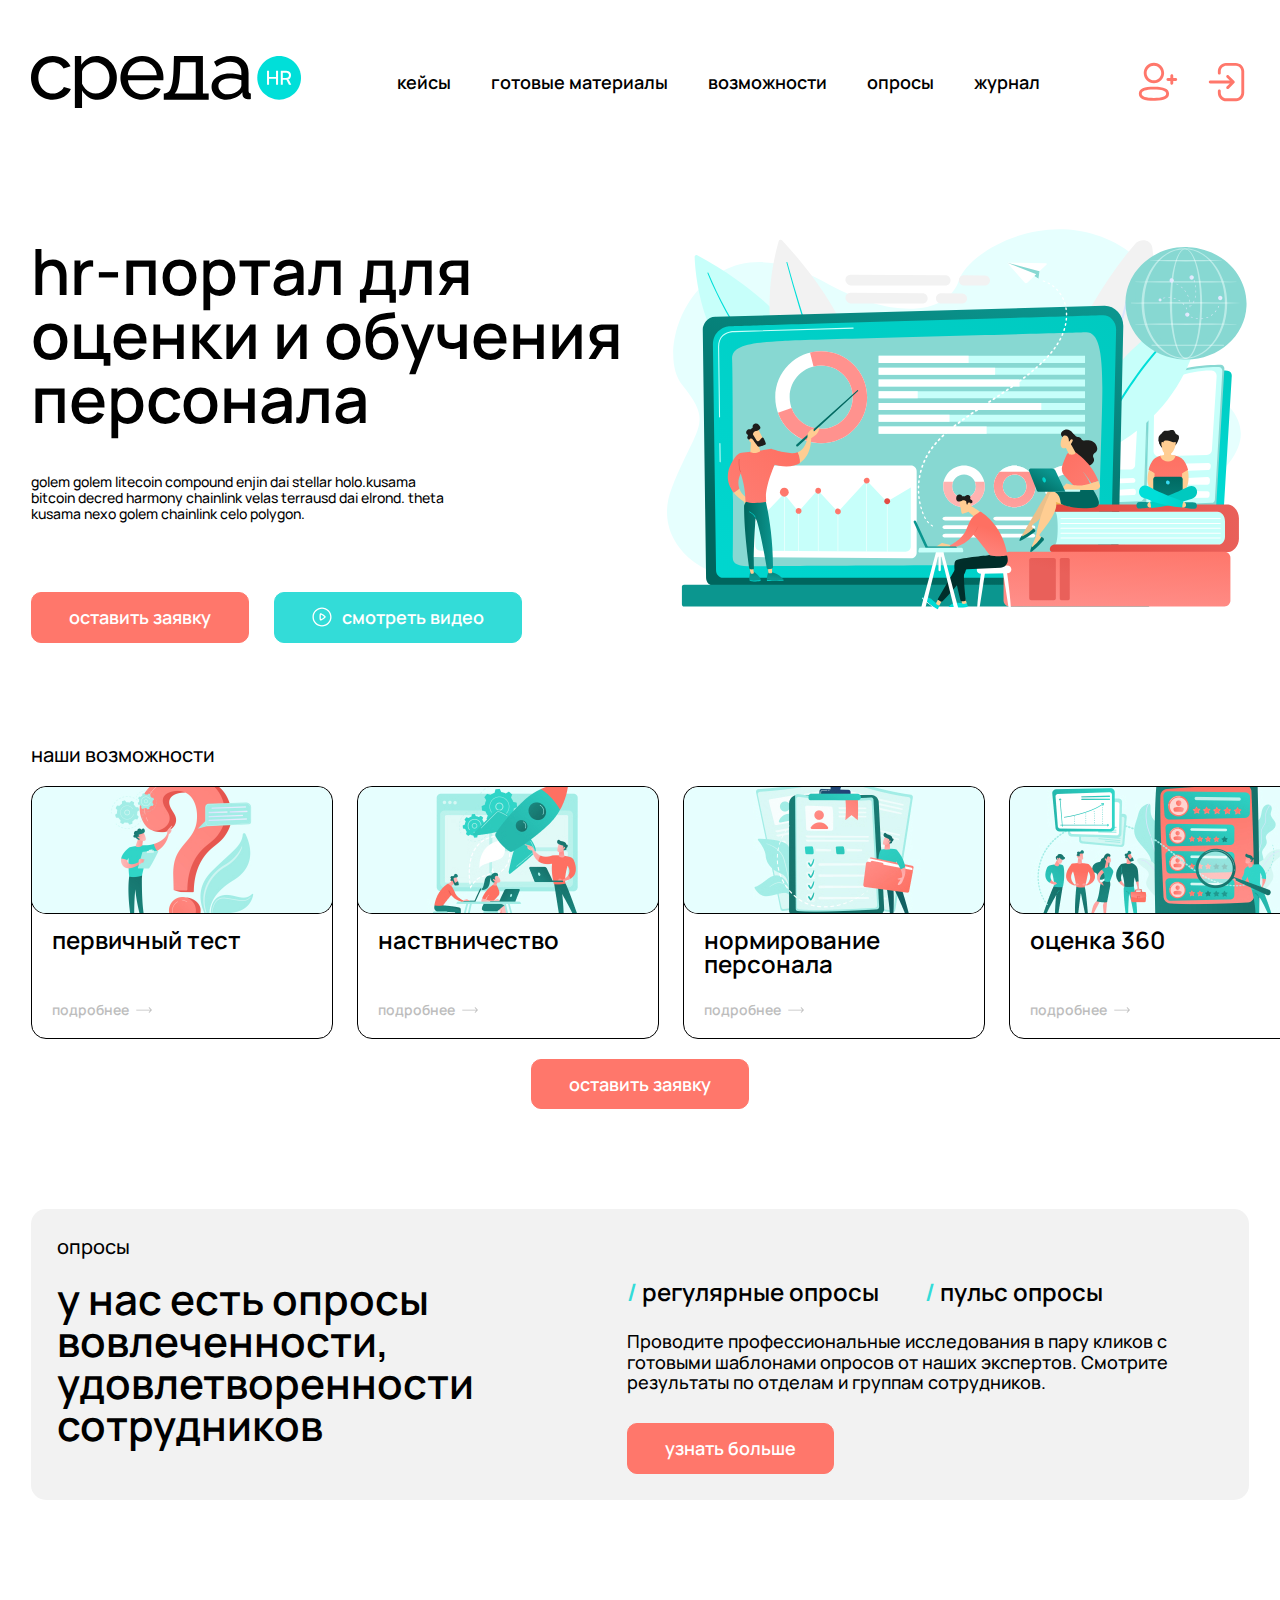
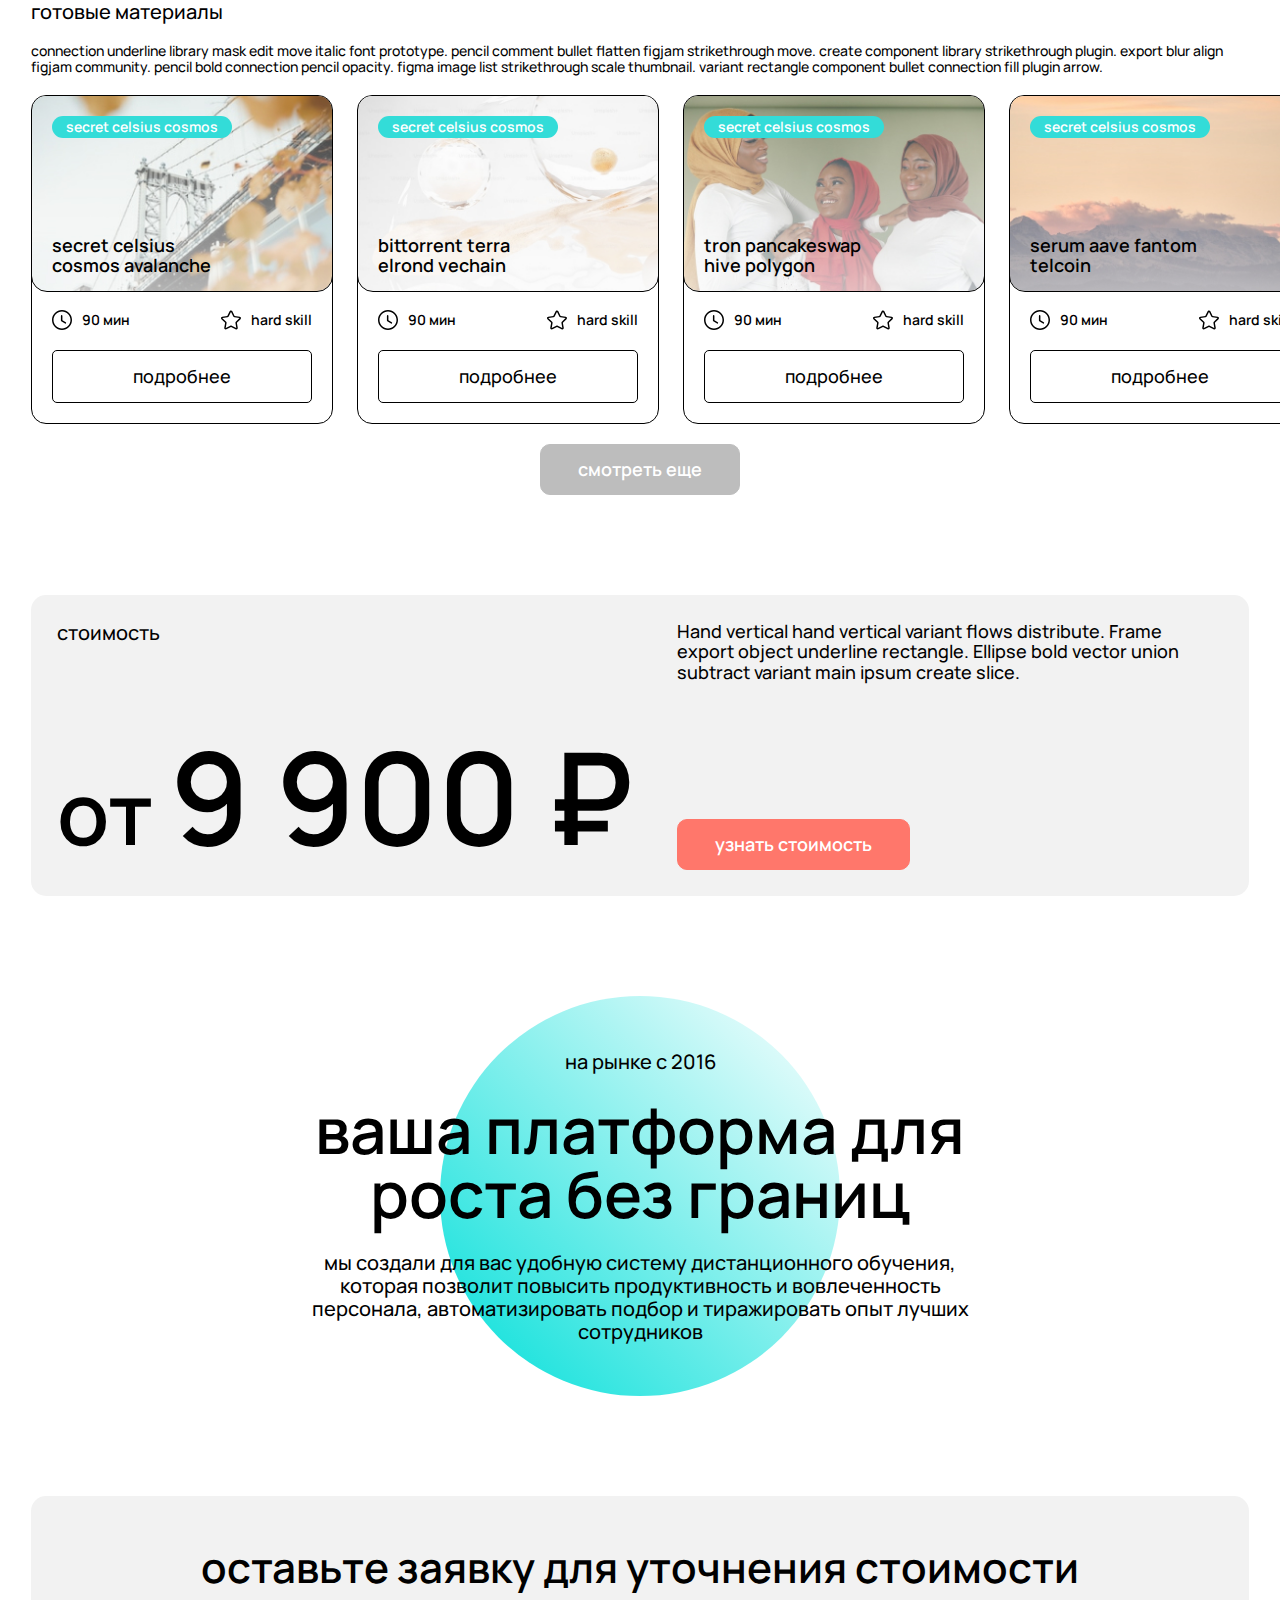
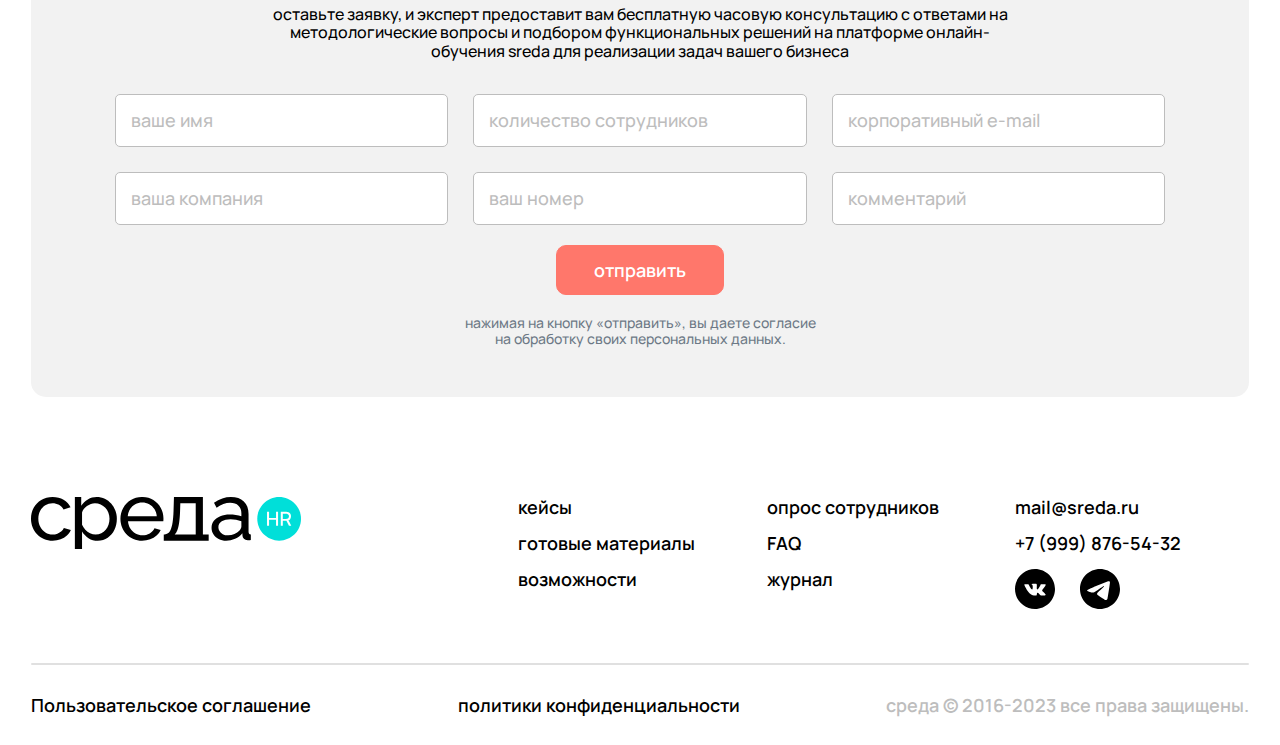
<file: index.html>
<!DOCTYPE html>
<html lang="en">

<head>
    <meta charset="UTF-8">
    <meta http-equiv="X-UA-Compatible" content="IE=edge">
    <meta name="viewport" content="width=device-width, initial-scale=1.0">

    <title>Sreda</title>

    <link rel="stylesheet" href="./styles/main.css">
    <link rel="stylesheet" href="./styles/pages/page-main.css">

    <link rel="stylesheet" href="./styles/components/slider.css">
</head>

<body>
    <header class="header">
        <div class="header__content wrapper">
            <a href="./index.html" class="header__content-logo"></a>

            <div class="header__content-list laptop-disable">
                <a href="" class="header__content-list-item">кейсы</a>
                <a href="" class="header__content-list-item">готовые материалы</a>
                <a href="" class="header__content-list-item">возможности</a>
                <a href="" class="header__content-list-item">опросы</a>
                <a href="" class="header__content-list-item">журнал</a>
            </div>

            <div class="header__content-menu">
                <svg class="header__content-menu-icon phone-disable">
                    <use xlink:href="./assets/svg/sprite.svg#icon-user-regist"></use>
                </svg>

                <svg class="header__content-menu-icon phone-disable">
                    <use xlink:href="./assets/svg/sprite.svg#icon-exit"></use>
                </svg>

                <div class="header__content-menu-phone" onclick="chengeHeaderMenu()">
                    <svg class="header__content-menu-icon header__content-menu-phone-icon">
                        <use xlink:href="./assets/svg/sprite.svg#icon-menu"></use>
                    </svg>
                </div>
            </div>

            <div class="header__content-modal disable">
                <div class="header__content-modal-header">
                    <a href="./index.html" class="header__content-modal-header-logo"></a>

                    <svg class="header__content-modal-header-close" onclick="chengeHeaderMenu()">
                        <use xlink:href="./assets/svg/sprite.svg#icon-close"></use>
                    </svg>
                </div>

                <div class="header__content-modal-list">
                    <a href="#">кейсы</a>
                    <a href="#">готовые материалы</a>
                    <a href="#">возможности</a>
                    <a href="#">опросы</a>
                    <a href="#">журнал</a>
                </div>

                <div class="header__content-menu disable phone-enable">
                    <svg class="header__content-menu-icon">
                        <use xlink:href="./assets/svg/sprite.svg#icon-user-regist"></use>
                    </svg>
    
                    <svg class="header__content-menu-icon">
                        <use xlink:href="./assets/svg/sprite.svg#icon-exit"></use>
                    </svg>
                </div>

                <div class="header__content-modal-footer">
                    <a class="header__content-modal-footer-link" href="mailto:mail@sreda.ru">mail@sreda.ru</a>
                    <a class="header__content-modal-footer-link" href="tel:+79998765432">+7 (999) 876-54-32</a>
                    <div class="header__content-modal-footer-icons">
                        <a href="">
                            <svg class="header__content-modal-header-close">
                                <use xlink:href="./assets/svg/sprite.svg#icon-vk"></use>
                            </svg>
                        </a>

                        <a href="">
                            <svg class="header__content-modal-header-close">
                                <use xlink:href="./assets/svg/sprite.svg#icon-telegram"></use>
                            </svg>
                        </a>
                    </div>
                </div>
            </div>
        </div>

    </header>

    <main class="main">
        <section class="section-main wrapper">
            <div class="section-main__content">
                <h1 class="section-main__content-title">hr-портал для оценки и обучения персонала</h1>

                <p class="section-main__content-text">golem golem litecoin compound enjin dai stellar holo.kusama bitcoin decred harmony chainlink velas terraUSD dai elrond. THETA kusama nexo golem chainlink celo polygon.</p>

                <div class="section-main__content-button-wrap">
                    <button class="section-main__content-button button">оставить заявку</button>
                    <button class="section-main__content-button button button--blue">
                        <svg class="section-main__content-button-svg">
                            <use xlink:href="./assets/svg/sprite.svg#icon-play"></use>
                        </svg>

                        cмотреть видео
                    </button>
                </div>
            </div>

            <img class="section-main__img" src="/assets/svg/ilustration-index.svg" alt="ilustration-index.svg">
        </section>

        <section class="section-tasks wrapper wrapper--no-padding">
            <div class="title-wrap wrapper">
                <h2 class="title">наши возможности</h2>
            </div>

            <div 
                class="section-tasks__slider slider wrapper wrapper--no-padding" 
                items-count='{"0":4, "450":1.2, "650":1.8, "950":2.2, "1150":3.2}' 
                gap='24'
                padding="31"
                width-wrap="1296"
            >

                <div class="section-tasks__slider-line-wrap slider__line-wrap">
                    <div class="section-tasks__slider-line slider__line">
                        <div class="section-tasks__slider-line-item section-tasks__item slider__line-item">
                            <img class="section-tasks__item-img" src="./assets/image/image-test.jpg" alt="image-test">

                            <div class="section-tasks__item-content">
                                <p class="section-tasks__item-content-title">Первичный тест</p>

                                <a class="section-tasks__item-content-link" href="">
                                    Подробнее

                                    <svg class="section-tasks__item-content-link-svg">
                                        <use xlink:href="./assets/svg/sprite.svg#icon-arrow-link"></use>
                                    </svg>
                                </a>
                            </div>
                        </div>

                        <div class="section-tasks__slider-line-item section-tasks__item slider__line-item">
                            <img class="section-tasks__item-img" src="./assets/image/image-mentoring.jpg" alt="image-mentoring">

                            <div class="section-tasks__item-content">
                                <p class="section-tasks__item-content-title">Наствничество</p>

                                <a class="section-tasks__item-content-link" href="">
                                    Подробнее

                                    <svg class="section-tasks__item-content-link-svg">
                                        <use xlink:href="./assets/svg/sprite.svg#icon-arrow-link"></use>
                                    </svg>
                                </a>
                            </div>
                        </div>

                        <div class="section-tasks__slider-line-item section-tasks__item slider__line-item">
                            <img class="section-tasks__item-img" src="./assets/image/image-rationing.jpg" alt="image-rationing">

                            <div class="section-tasks__item-content">
                                <p class="section-tasks__item-content-title">Нормирование персонала</p>

                                <a class="section-tasks__item-content-link" href="">
                                    Подробнее

                                    <svg class="section-tasks__item-content-link-svg">
                                        <use xlink:href="./assets/svg/sprite.svg#icon-arrow-link"></use>
                                    </svg>
                                </a>
                            </div>
                        </div>

                        <div class="section-tasks__slider-line-item section-tasks__item slider__line-item">
                            <img class="section-tasks__item-img" src="./assets/image/image-rating.jpg" alt="image-rating">

                            <div class="section-tasks__item-content">
                                <p class="section-tasks__item-content-title">Оценка 360</p>

                                <a class="section-tasks__item-content-link" href="">
                                    Подробнее

                                    <svg class="section-tasks__item-content-link-svg">
                                        <use xlink:href="./assets/svg/sprite.svg#icon-arrow-link"></use>
                                    </svg>
                                </a>
                            </div>
                        </div>

                    </div>
                </div>

            </div>

            <div class="section-main__content-button button-wrap wrapper">
                <button class="section-main__content-button button">оставить заявку</button>
            </div>
        </section>

        <section class="section-surveys wrapper">
            <div class="section-fill">
                <h2 class="title">опросы</h2>

                <div class="section-surveys__content">
                    <p class="section-surveys__content-title">у нас есть опросы вовлеченности, удовлетворенности сотрудников</p>

                    <div class="section-surveys__content-info">
                        <div class="section-surveys__content-info-wrap">
                            <div class="section-surveys__content-info-item"><span>/</span> регулярные опросы</div>
                            <div class="section-surveys__content-info-item"><span>/</span> пульс опросы</div>
                        </div>

                        <p class="section-surveys__content-info-desc">Проводите профессиональные исследования в пару кликов с готовыми шаблонами опросов от наших экспертов. Смотрите результаты по отделам и группам сотрудников.</p>

                        <button class="section-surveys__content-info-button button">узнать больше</button>
                    </div>
                </div>
            </div>
        </section>

        <section class="section-material">
            <div class="title-wrap wrapper">
                <h2 class="title">готовые материалы</h2>
                <p class="description">Connection underline library mask edit move italic font prototype. Pencil comment bullet flatten figjam strikethrough move. Create component library strikethrough plugin. Export blur align figjam community. Pencil bold connection pencil opacity. Figma image list strikethrough scale thumbnail. Variant rectangle component bullet connection fill plugin arrow.</p>
            </div>

            <div 
                class="section-material__slider slider wrapper wrapper--no-padding" 
                items-count='{"0":4, "450":1.2, "650":1.8, "950":2.2, "1150":3.2}' 
                gap='24'
                padding="31"
                width-wrap="1296"
            >
                <div class="section-material__slider-line-wrap slider__line-wrap">
                    <div class="section-material__slider-line slider__line">
                        <div class="section-material__slider-line-item section-material__item slider__line-item card">
                            <div class="section-material__item-img card__img">
                                <p class="section-material__item-img-desc card__img-desc">Secret celsius cosmos</p>

                                <img class="section-material__item-img-image card__img-image" src="./assets/image/slider-1.jpg" alt="image-slider-1">

                                <p class="section-material__item-img-title card__img-title">Secret celsius cosmos avalanche</p>
                            </div>

                            <div class="section-material__item-content card__content">
                                <div class="section-material__item-content-info card__content-info">
                                    <div class="section-material__item-content-info-item card__content-info-item">
                                        <svg class="section-material__item-content-info-item-svg card__content-info-item-svg">
                                            <use xlink:href="./assets/svg/sprite.svg#icon-watch"></use>
                                        </svg>
                                        <p class="section-material__item-content-info-item-text card__content-info-item-text">90 мин</p>
                                    </div>

                                    <div class="section-material__item-content-info-item card__content-info-item">
                                        <svg class="section-material__item-content-info-item-svg card__content-info-item-svg">
                                            <use xlink:href="./assets/svg/sprite.svg#icon-star"></use>
                                        </svg>
                                        <p class="section-material__item-content-info-item-text card__content-info-item-text">Hard skill</p>
                                    </div>
                                </div>

                                <button class="section-material__item-content-button card__content-btn">подробнее</button>
                            </div>
                        </div>

                        <div class="section-material__slider-line-item section-material__item slider__line-item card">
                            <div class="section-material__item-img card__img">
                                <p class="section-material__item-img-desc card__img-desc">Secret celsius cosmos</p>

                                <img class="section-material__item-img-image card__img-image" src="./assets/image/slider-2.jpg" alt="image-slider-2">

                                <p class="section-material__item-img-title card__img-title">BitTorrent terra elrond vechain</p>
                            </div>

                            <div class="section-material__item-content card__content">
                                <div class="section-material__item-content-info card__content-info">
                                    <div class="section-material__item-content-info-item card__content-info-item">
                                        <svg class="section-material__item-content-info-item-svg card__content-info-item-svg">
                                            <use xlink:href="./assets/svg/sprite.svg#icon-watch"></use>
                                        </svg>
                                        <p class="section-material__item-content-info-item-text card__content-info-item-text">90 мин</p>
                                    </div>

                                    <div class="section-material__item-content-info-item card__content-info-item">
                                        <svg class="section-material__item-content-info-item-svg card__content-info-item-svg">
                                            <use xlink:href="./assets/svg/sprite.svg#icon-star"></use>
                                        </svg>
                                        <p class="section-material__item-content-info-item-text card__content-info-item-text">Hard skill</p>
                                    </div>
                                </div>

                                <button class="section-material__item-content-button card__content-btn">подробнее</button>
                            </div>
                        </div>

                        <div class="section-material__slider-line-item section-material__item slider__line-item card">
                            <div class="section-material__item-img card__img">
                                <p class="section-material__item-img-desc card__img-desc">Secret celsius cosmos</p>

                                <img class="section-material__item-img-image card__img-image" src="./assets/image/slider-3.jpg" alt="image-slider-3">

                                <p class="section-material__item-img-title card__img-title">TRON PancakeSwap hive polygon</p>
                            </div>

                            <div class="section-material__item-content card__content">
                                <div class="section-material__item-content-info card__content-info">
                                    <div class="section-material__item-content-info-item card__content-info-item">
                                        <svg class="section-material__item-content-info-item-svg card__content-info-item-svg">
                                            <use xlink:href="./assets/svg/sprite.svg#icon-watch"></use>
                                        </svg>
                                        <p class="section-material__item-content-info-item-text card__content-info-item-text">90 мин</p>
                                    </div>

                                    <div class="section-material__item-content-info-item card__content-info-item">
                                        <svg class="section-material__item-content-info-item-svg card__content-info-item-svg">
                                            <use xlink:href="./assets/svg/sprite.svg#icon-star"></use>
                                        </svg>
                                        <p class="section-material__item-content-info-item-text card__content-info-item-text">Hard skill</p>
                                    </div>
                                </div>

                                <button class="section-material__item-content-button card__content-btn">подробнее</button>
                            </div>
                        </div>

                        <div class="section-material__slider-line-item section-material__item slider__line-item card">
                            <div class="section-material__item-img card__img">
                                <p class="section-material__item-img-desc card__img-desc">Secret celsius cosmos</p>

                                <img class="section-material__item-img-image card__img-image" src="./assets/image/slider-4.jpg" alt="image-slider-4">

                                <p class="section-material__item-img-title card__img-title">Serum aave fantom telcoin</p>
                            </div>

                            <div class="section-material__item-content card__content">
                                <div class="section-material__item-content-info card__content-info">
                                    <div class="section-material__item-content-info-item card__content-info-item">
                                        <svg class="section-material__item-content-info-item-svg card__content-info-item-svg">
                                            <use xlink:href="./assets/svg/sprite.svg#icon-watch"></use>
                                        </svg>
                                        <p class="section-material__item-content-info-item-text card__content-info-item-text">90 мин</p>
                                    </div>

                                    <div class="section-material__item-content-info-item card__content-info-item">
                                        <svg class="section-material__item-content-info-item-svg card__content-info-item-svg">
                                            <use xlink:href="./assets/svg/sprite.svg#icon-star"></use>
                                        </svg>
                                        <p class="section-material__item-content-info-item-text card__content-info-item-text">Hard skill</p>
                                    </div>
                                </div>

                                <button class="section-material__item-content-button card__content-btn">подробнее</button>
                            </div>
                        </div>
                    </div>
                </div>
            </div>

            <div class="section-main__content-button button-wrap wrapper">
                <button class="section-main__content-button button button--disable">смотреть еще</button>
            </div>
        </section>

        <section class="section-price wrapper">
            <div class="section-price-wrap section-fill">
                <h2 class="section-price__title title">стоимость</h2>

                <div class="section-price__price">
                    от <span>9 900 ₽</span>
                </div>

                <p class="section-price__desc">Hand vertical hand vertical variant flows distribute. Frame export object underline rectangle. Ellipse bold vector union subtract variant main ipsum create slice.</p>

                <div class="section-price__button">
                    <div class="section-price__button-wrap">
                        <button class="button">узнать стоимость</button>
                    </div>
                </div>
            </div>
        </section>

        <section class="section-info wrapper">
            <div class="section-info__content">
                <h2 class="title">на рынке с 2016</h2>

                <p class="section-info__content-title">ваша платформа для роста без границ</p>

                <p class="section-info__content-desc">
                    Мы создали для Вас удобную систему дистанционного обучения, которая позволит повысить продуктивность и вовлеченность персонала, автоматизировать подбор и тиражировать опыт лучших сотрудников
                </p>
            </div>

            <img class="section-info__background" src="./assets/svg/ellipse.svg" alt="ellipse">
        </section>

        <section class="section-form wrapper">
            <form class="section-form-wrap section-fill section-fill--padding-50">
                <h2 class="section-form__title">оставьте заявку для уточнения стоимости</h2>
                <p class="section-form__desc">Оставьте заявку, и эксперт предоставит Вам бесплатную часовую консультацию с ответами на методологические вопросы и подбором функциональных решений на платформе онлайн-обучения SREDA для реализации задач Вашего бизнеса</p>

                <div class="section-form__inputs">
                    <input class="section-form__inputs-input" type="text" placeholder="ваше имя">
                    <input class="section-form__inputs-input" type="text" placeholder="ваша компания">
                    <input class="section-form__inputs-input" type="text" placeholder="количество сотрудников">
                    <input class="section-form__inputs-input" type="text" placeholder="ваш номер">
                    <input class="section-form__inputs-input" type="text" placeholder="корпоративный e-mail">
                    <input class="section-form__inputs-input" type="text" placeholder="комментарий">
                </div>
                
                <button class="section-form__button button">отправить</button>

                <p class="section-form__agreement">Нажимая на кнопку «Отправить», Вы даете согласие на обработку своих персональных данных.</p>
            </form>
        </section>
    </main>

    <footer class="footer">
        <div class="footer-wrap wrapper">
            <a href="./index.html" class="footer__logo"></a>

            <div class="footer__links">
                <a class="footer__links-link" href="">кейсы</a>
                <a class="footer__links-link" href="">готовые материалы</a>
                <a class="footer__links-link" href="">возможности</a>
                <a class="footer__links-link" href="">опрос сотрудников</a>
                <a class="footer__links-link" href="">FAQ</a>
                <a class="footer__links-link" href="">журнал</a>
                <a class="footer__links-link footer__links-link--margin" href="mailto:mail@sreda.ru">mail@sreda.ru</a>
                <a class="footer__links-link" href="tel:+79998765432">+7 (999) 876-54-32</a>

                <div class="footer__links-link-wrap">
                    <a class="footer__links-link" href="">
                        <svg class="footer__links-link-svg">
                            <use xlink:href="./assets/svg/sprite.svg#icon-vk"></use>
                        </svg>
                    </a>

                    <a class="footer__links-link" href="">
                        <svg class="footer__links-link-svg">
                            <use xlink:href="./assets/svg/sprite.svg#icon-telegram"></use>
                        </svg>
                    </a>
                </div>
            </div>
        </div>

        <div class="wrapper">
            <div class="line"></div>
        </div>

        <div class="footer__agreement wrapper">
            <a class="footer__agreement-link" href="">Пользовательское соглашение</a>
            <a class="footer__agreement-link" href="">политики конфиденциальности</a>
            <p class="footer__agreement-copy">среда &copy; 2016-2023 все права защищены.</p>
        </div>
    </footer>

    <script src="./scripts/script.js"></script>
    <script src="./scripts/slider.js"></script>

    <!-- Yandex.Metrika counter -->
    <script type="text/javascript" >
        (function(m,e,t,r,i,k,a){m[i]=m[i]||function(){(m[i].a=m[i].a||[]).push(arguments)};
        m[i].l=1*new Date();
        for (var j = 0; j < document.scripts.length; j++) {if (document.scripts[j].src === r) { return; }}
        k=e.createElement(t),a=e.getElementsByTagName(t)[0],k.async=1,k.src=r,a.parentNode.insertBefore(k,a)})
        (window, document, "script", "https://mc.yandex.ru/metrika/tag.js", "ym");
    
        ym(89891702, "init", {
            clickmap:true,
            trackLinks:true,
            accurateTrackBounce:true,
            webvisor:true
        });
    </script>
    <noscript><div><img src="https://mc.yandex.ru/watch/89891702" style="position:absolute; left:-9999px;" alt="" /></div></noscript>
    <!-- /Yandex.Metrika counter -->
</body>

</html>
</file>
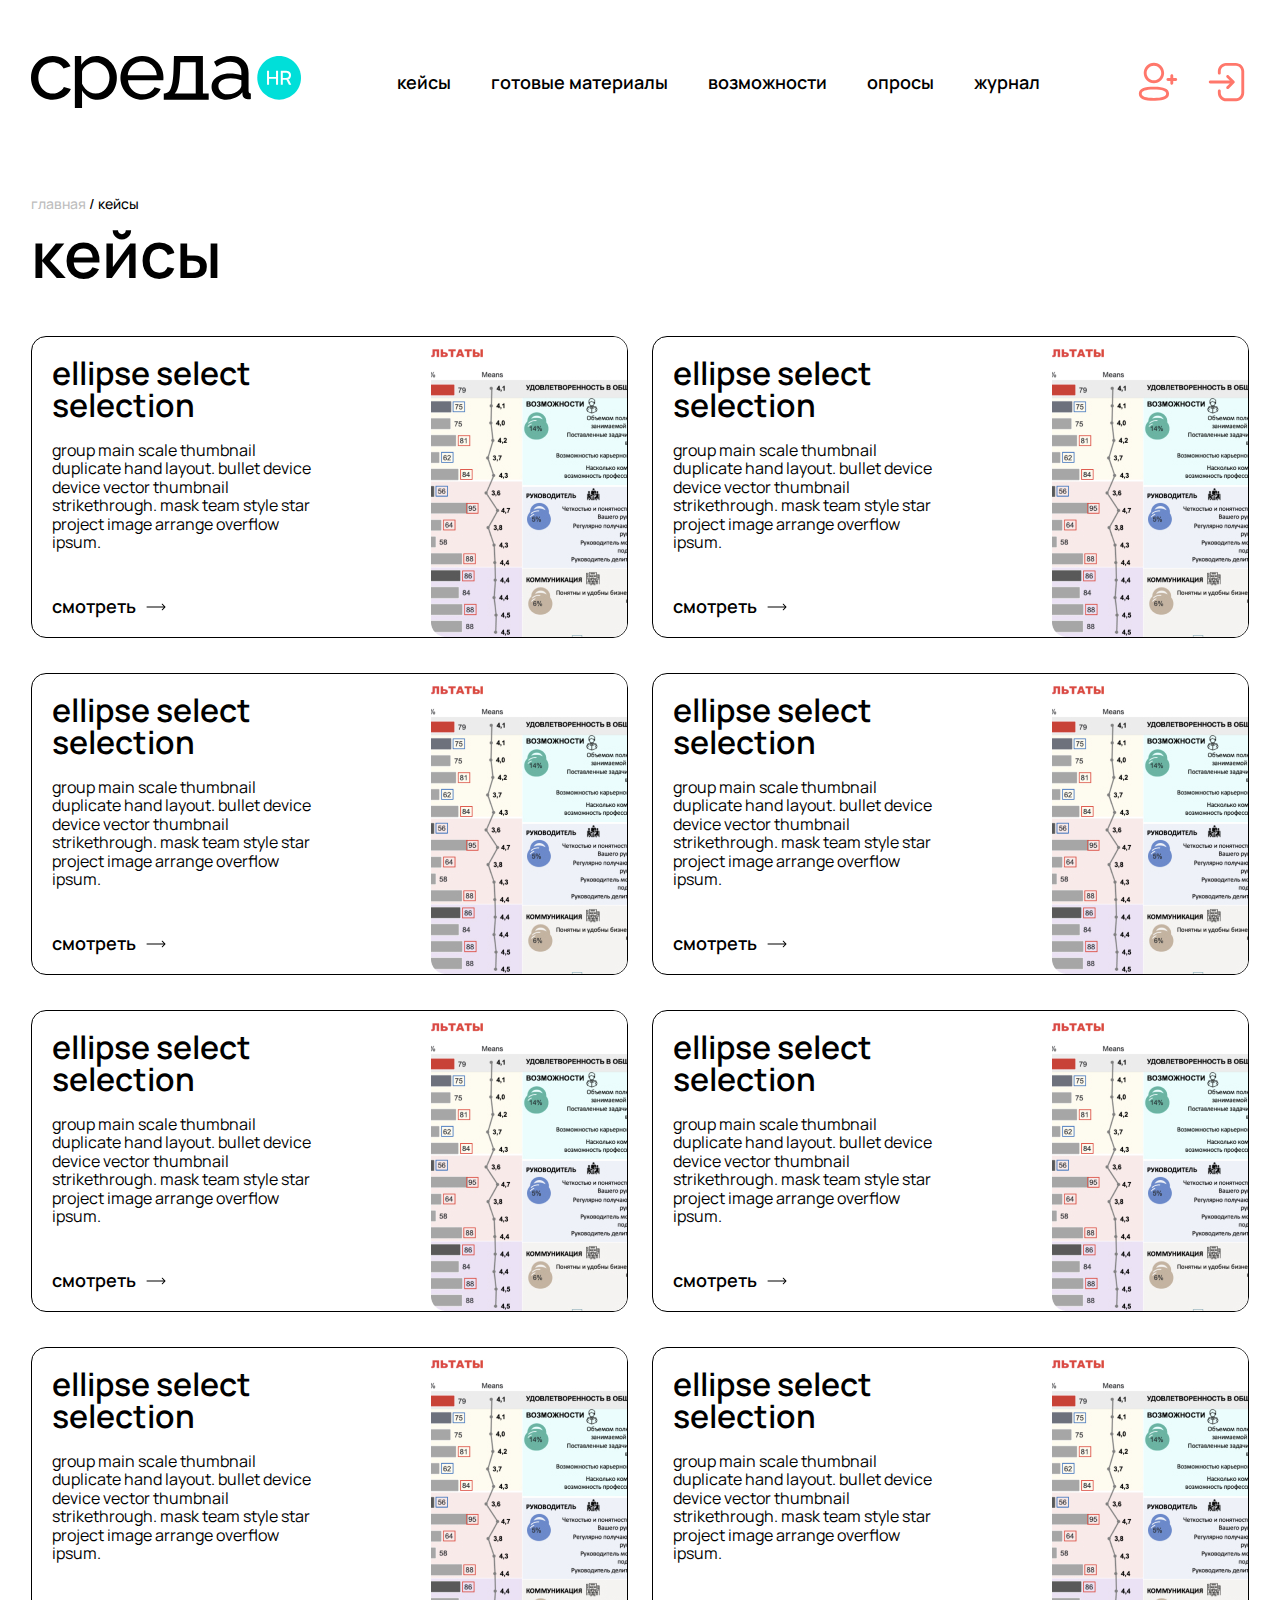
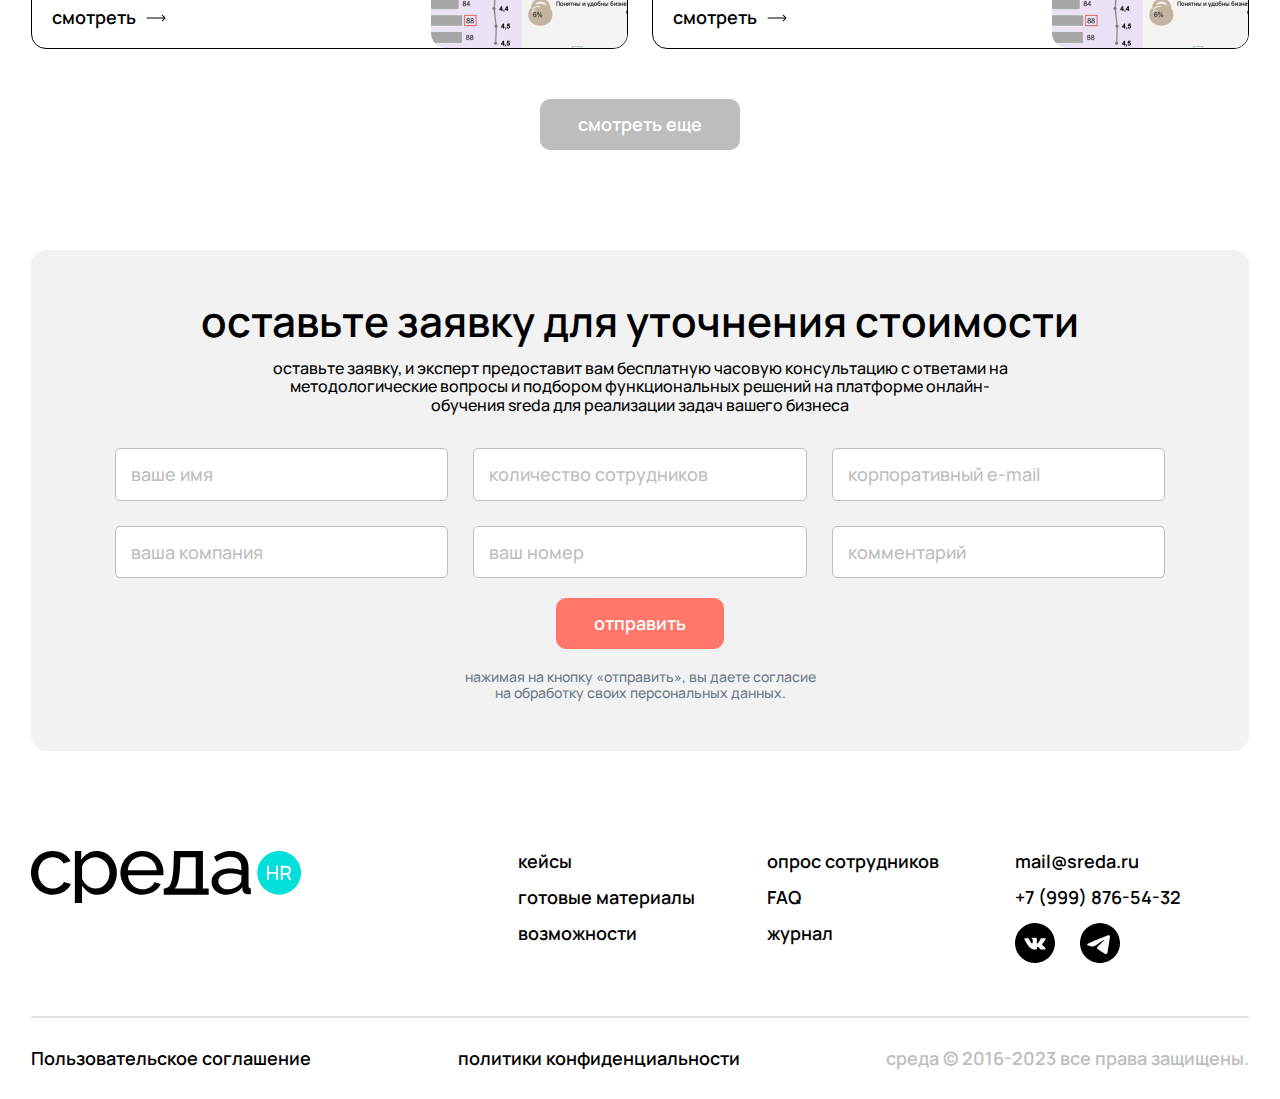
<file: cases.html>
<!DOCTYPE html>
<html lang="en">

<head>
    <meta charset="UTF-8">
    <meta http-equiv="X-UA-Compatible" content="IE=edge">
    <meta name="viewport" content="width=device-width, initial-scale=1.0">

    <title>Cases</title>

    <link rel="stylesheet" href="./styles/main.css">
    <link rel="stylesheet" href="./styles/pages/page-cases.css">

    <link rel="stylesheet" href="./styles/components/slider.css">
</head>

<body>
    <header class="header">
        <div class="header__content wrapper">
            <a href="./index.html" class="header__content-logo"></a>

            <div class="header__content-list laptop-disable">
                <a href="" class="header__content-list-item">кейсы</a>
                <a href="" class="header__content-list-item">готовые материалы</a>
                <a href="" class="header__content-list-item">возможности</a>
                <a href="" class="header__content-list-item">опросы</a>
                <a href="" class="header__content-list-item">журнал</a>
            </div>

            <div class="header__content-menu">
                <svg class="header__content-menu-icon phone-disable">
                    <use xlink:href="./assets/svg/sprite.svg#icon-user-regist"></use>
                </svg>

                <svg class="header__content-menu-icon phone-disable">
                    <use xlink:href="./assets/svg/sprite.svg#icon-exit"></use>
                </svg>

                <div class="header__content-menu-phone" onclick="chengeHeaderMenu()">
                    <svg class="header__content-menu-icon header__content-menu-phone-icon">
                        <use xlink:href="./assets/svg/sprite.svg#icon-menu"></use>
                    </svg>
                </div>
            </div>

            <div class="header__content-modal disable">
                <div class="header__content-modal-header">
                    <a href="./index.html" class="header__content-modal-header-logo"></a>

                    <svg class="header__content-modal-header-close" onclick="chengeHeaderMenu()">
                        <use xlink:href="./assets/svg/sprite.svg#icon-close"></use>
                    </svg>
                </div>

                <div class="header__content-modal-list">
                    <a href="#">кейсы</a>
                    <a href="#">готовые материалы</a>
                    <a href="#">возможности</a>
                    <a href="#">опросы</a>
                    <a href="#">журнал</a>
                </div>

                <div class="header__content-menu disable phone-enable">
                    <svg class="header__content-menu-icon">
                        <use xlink:href="./assets/svg/sprite.svg#icon-user-regist"></use>
                    </svg>
    
                    <svg class="header__content-menu-icon">
                        <use xlink:href="./assets/svg/sprite.svg#icon-exit"></use>
                    </svg>
                </div>

                <div class="header__content-modal-footer">
                    <a class="header__content-modal-footer-link" href="mailto:mail@sreda.ru">mail@sreda.ru</a>
                    <a class="header__content-modal-footer-link" href="tel:+79998765432">+7 (999) 876-54-32</a>
                    <div class="header__content-modal-footer-icons">
                        <a href="">
                            <svg class="header__content-modal-header-close">
                                <use xlink:href="./assets/svg/sprite.svg#icon-vk"></use>
                            </svg>
                        </a>

                        <a href="">
                            <svg class="header__content-modal-header-close">
                                <use xlink:href="./assets/svg/sprite.svg#icon-telegram"></use>
                            </svg>
                        </a>
                    </div>
                </div>
            </div>
        </div>

    </header>

    <div class="sub-header">
        <div class="bread-crumbs wrapper">
            <div class="bread-crumbs-wrap">
                <a class="bread-crumbs__link" href="./index.html">Главная </a>
                <p class="bread-crumbs__text">/ кейсы</p>
            </div>
        </div>
    
        <h1 class="wrapper">кейсы</h1>
    </div>

    <main class="main">
        <section class="section-cases wrapper">
            <div class="section-cases-wrap">
                <div class="section-cases__item">
                    <div class="section-cases__item-content">
                        <h2 class="section-cases__item-content-title">Ellipse select selection</h2>

                        <p class="section-cases__item-content-text">
                            Group main scale thumbnail duplicate hand layout. Bullet device device vector thumbnail strikethrough. Mask team style star project image arrange overflow ipsum.
                        </p>

                        <a class="section-cases__item-content-link" href="#">
                            смотреть

                            <svg class="section-cases__item-content-link-svg">
                                <use xlink:href="./assets/svg/sprite.svg#icon-arrow-link"></use>
                            </svg>
                        </a>
                    </div>

                    <img 
                        class="section-cases__item-image" 
                        src="./assets/image/image-cases.jpg" 
                        alt="image-cases-1"
                    >
                </div>

                <div class="section-cases__item">
                    <div class="section-cases__item-content">
                        <h2 class="section-cases__item-content-title">Ellipse select selection</h2>

                        <p class="section-cases__item-content-text">
                            Group main scale thumbnail duplicate hand layout. Bullet device device vector thumbnail strikethrough. Mask team style star project image arrange overflow ipsum.
                        </p>

                        <a class="section-cases__item-content-link" href="#">
                            смотреть

                            <svg class="section-cases__item-content-link-svg">
                                <use xlink:href="./assets/svg/sprite.svg#icon-arrow-link"></use>
                            </svg>
                        </a>
                    </div>

                    <img 
                        class="section-cases__item-image" 
                        src="./assets/image/image-cases.jpg" 
                        alt="image-cases-2"
                    >
                </div>

                <div class="section-cases__item">
                    <div class="section-cases__item-content">
                        <h2 class="section-cases__item-content-title">Ellipse select selection</h2>

                        <p class="section-cases__item-content-text">
                            Group main scale thumbnail duplicate hand layout. Bullet device device vector thumbnail strikethrough. Mask team style star project image arrange overflow ipsum.
                        </p>

                        <a class="section-cases__item-content-link" href="#">
                            смотреть

                            <svg class="section-cases__item-content-link-svg">
                                <use xlink:href="./assets/svg/sprite.svg#icon-arrow-link"></use>
                            </svg>
                        </a>
                    </div>

                    <img 
                        class="section-cases__item-image" 
                        src="./assets/image/image-cases.jpg" 
                        alt="image-cases-3"
                    >
                </div>

                <div class="section-cases__item">
                    <div class="section-cases__item-content">
                        <h2 class="section-cases__item-content-title">Ellipse select selection</h2>

                        <p class="section-cases__item-content-text">
                            Group main scale thumbnail duplicate hand layout. Bullet device device vector thumbnail strikethrough. Mask team style star project image arrange overflow ipsum.
                        </p>

                        <a class="section-cases__item-content-link" href="#">
                            смотреть

                            <svg class="section-cases__item-content-link-svg">
                                <use xlink:href="./assets/svg/sprite.svg#icon-arrow-link"></use>
                            </svg>
                        </a>
                    </div>

                    <img 
                        class="section-cases__item-image" 
                        src="./assets/image/image-cases.jpg" 
                        alt="image-cases-4"
                    >
                </div>

                <div class="section-cases__item">
                    <div class="section-cases__item-content">
                        <h2 class="section-cases__item-content-title">Ellipse select selection</h2>

                        <p class="section-cases__item-content-text">
                            Group main scale thumbnail duplicate hand layout. Bullet device device vector thumbnail strikethrough. Mask team style star project image arrange overflow ipsum.
                        </p>

                        <a class="section-cases__item-content-link" href="#">
                            смотреть

                            <svg class="section-cases__item-content-link-svg">
                                <use xlink:href="./assets/svg/sprite.svg#icon-arrow-link"></use>
                            </svg>
                        </a>
                    </div>

                    <img 
                        class="section-cases__item-image" 
                        src="./assets/image/image-cases.jpg" 
                        alt="image-cases-5"
                    >
                </div>

                <div class="section-cases__item">
                    <div class="section-cases__item-content">
                        <h2 class="section-cases__item-content-title">Ellipse select selection</h2>

                        <p class="section-cases__item-content-text">
                            Group main scale thumbnail duplicate hand layout. Bullet device device vector thumbnail strikethrough. Mask team style star project image arrange overflow ipsum.
                        </p>

                        <a class="section-cases__item-content-link" href="#">
                            смотреть

                            <svg class="section-cases__item-content-link-svg">
                                <use xlink:href="./assets/svg/sprite.svg#icon-arrow-link"></use>
                            </svg>
                        </a>
                    </div>

                    <img 
                        class="section-cases__item-image" 
                        src="./assets/image/image-cases.jpg" 
                        alt="image-cases-6"
                    >
                </div>

                <div class="section-cases__item">
                    <div class="section-cases__item-content">
                        <h2 class="section-cases__item-content-title">Ellipse select selection</h2>

                        <p class="section-cases__item-content-text">
                            Group main scale thumbnail duplicate hand layout. Bullet device device vector thumbnail strikethrough. Mask team style star project image arrange overflow ipsum.
                        </p>

                        <a class="section-cases__item-content-link" href="#">
                            смотреть

                            <svg class="section-cases__item-content-link-svg">
                                <use xlink:href="./assets/svg/sprite.svg#icon-arrow-link"></use>
                            </svg>
                        </a>
                    </div>

                    <img 
                        class="section-cases__item-image" 
                        src="./assets/image/image-cases.jpg" 
                        alt="image-cases-7"
                    >
                </div>

                <div class="section-cases__item">
                    <div class="section-cases__item-content">
                        <h2 class="section-cases__item-content-title">Ellipse select selection</h2>

                        <p class="section-cases__item-content-text">
                            Group main scale thumbnail duplicate hand layout. Bullet device device vector thumbnail strikethrough. Mask team style star project image arrange overflow ipsum.
                        </p>

                        <a class="section-cases__item-content-link" href="#">
                            смотреть

                            <svg class="section-cases__item-content-link-svg">
                                <use xlink:href="./assets/svg/sprite.svg#icon-arrow-link"></use>
                            </svg>
                        </a>
                    </div>

                    <img 
                        class="section-cases__item-image" 
                        src="./assets/image/image-cases.jpg" 
                        alt="image-cases-8"
                    >
                </div>
            </div>

            <div class="button-wrap">
                <button class="button button--disable">смотреть еще</button>
            </div>
        </section>

        <section class="section-form wrapper">
            <form class="section-form-wrap section-fill section-fill--padding-50">
                <h2 class="section-form__title">оставьте заявку для уточнения стоимости</h2>
                <p class="section-form__desc">Оставьте заявку, и эксперт предоставит Вам бесплатную часовую консультацию с ответами на методологические вопросы и подбором функциональных решений на платформе онлайн-обучения SREDA для реализации задач Вашего бизнеса</p>

                <div class="section-form__inputs">
                    <input class="section-form__inputs-input" type="text" placeholder="ваше имя">
                    <input class="section-form__inputs-input" type="text" placeholder="ваша компания">
                    <input class="section-form__inputs-input" type="text" placeholder="количество сотрудников">
                    <input class="section-form__inputs-input" type="text" placeholder="ваш номер">
                    <input class="section-form__inputs-input" type="text" placeholder="корпоративный e-mail">
                    <input class="section-form__inputs-input" type="text" placeholder="комментарий">
                </div>
                
                <button class="section-form__button button">отправить</button>

                <p class="section-form__agreement">Нажимая на кнопку «Отправить», Вы даете согласие на обработку своих персональных данных.</p>
            </form>
        </section>
    </main>

    <footer class="footer">
        <div class="footer-wrap wrapper">
            <a href="./index.html" class="footer__logo"></a>

            <div class="footer__links">
                <a class="footer__links-link" href="">кейсы</a>
                <a class="footer__links-link" href="">готовые материалы</a>
                <a class="footer__links-link" href="">возможности</a>
                <a class="footer__links-link" href="">опрос сотрудников</a>
                <a class="footer__links-link" href="">FAQ</a>
                <a class="footer__links-link" href="">журнал</a>
                <a class="footer__links-link footer__links-link--margin" href="mailto:mail@sreda.ru">mail@sreda.ru</a>
                <a class="footer__links-link" href="tel:+79998765432">+7 (999) 876-54-32</a>

                <div class="footer__links-link-wrap">
                    <a class="footer__links-link" href="">
                        <svg class="footer__links-link-svg">
                            <use xlink:href="./assets/svg/sprite.svg#icon-vk"></use>
                        </svg>
                    </a>

                    <a class="footer__links-link" href="">
                        <svg class="footer__links-link-svg">
                            <use xlink:href="./assets/svg/sprite.svg#icon-telegram"></use>
                        </svg>
                    </a>
                </div>
            </div>
        </div>

        <div class="wrapper">
            <div class="line"></div>
        </div>

        <div class="footer__agreement wrapper">
            <a class="footer__agreement-link" href="">Пользовательское соглашение</a>
            <a class="footer__agreement-link" href="">политики конфиденциальности</a>
            <p class="footer__agreement-copy">среда &copy; 2016-2023 все права защищены.</p>
        </div>
    </footer>

    <script>
        function scrollSmooth(name) {
            let element = document.querySelector(name).offsetTop - 80;
            window.scrollTo({
                top: element,
                behavior: 'smooth'
            });
        }
    </script>

    <script src="./scripts/script.js"></script>
    <script src="./scripts/slider.js"></script>
    <!-- <script src="./scripts/modal.js"></script> -->

    <!-- Yandex.Metrika counter -->
    <script type="text/javascript" >
        (function(m,e,t,r,i,k,a){m[i]=m[i]||function(){(m[i].a=m[i].a||[]).push(arguments)};
        m[i].l=1*new Date();
        for (var j = 0; j < document.scripts.length; j++) {if (document.scripts[j].src === r) { return; }}
        k=e.createElement(t),a=e.getElementsByTagName(t)[0],k.async=1,k.src=r,a.parentNode.insertBefore(k,a)})
        (window, document, "script", "https://mc.yandex.ru/metrika/tag.js", "ym");
    
        ym(89891702, "init", {
            clickmap:true,
            trackLinks:true,
            accurateTrackBounce:true,
            webvisor:true
        });
    </script>
    <noscript><div><img src="https://mc.yandex.ru/watch/89891702" style="position:absolute; left:-9999px;" alt="" /></div></noscript>
    <!-- /Yandex.Metrika counter -->
</body>

</html>
</file>
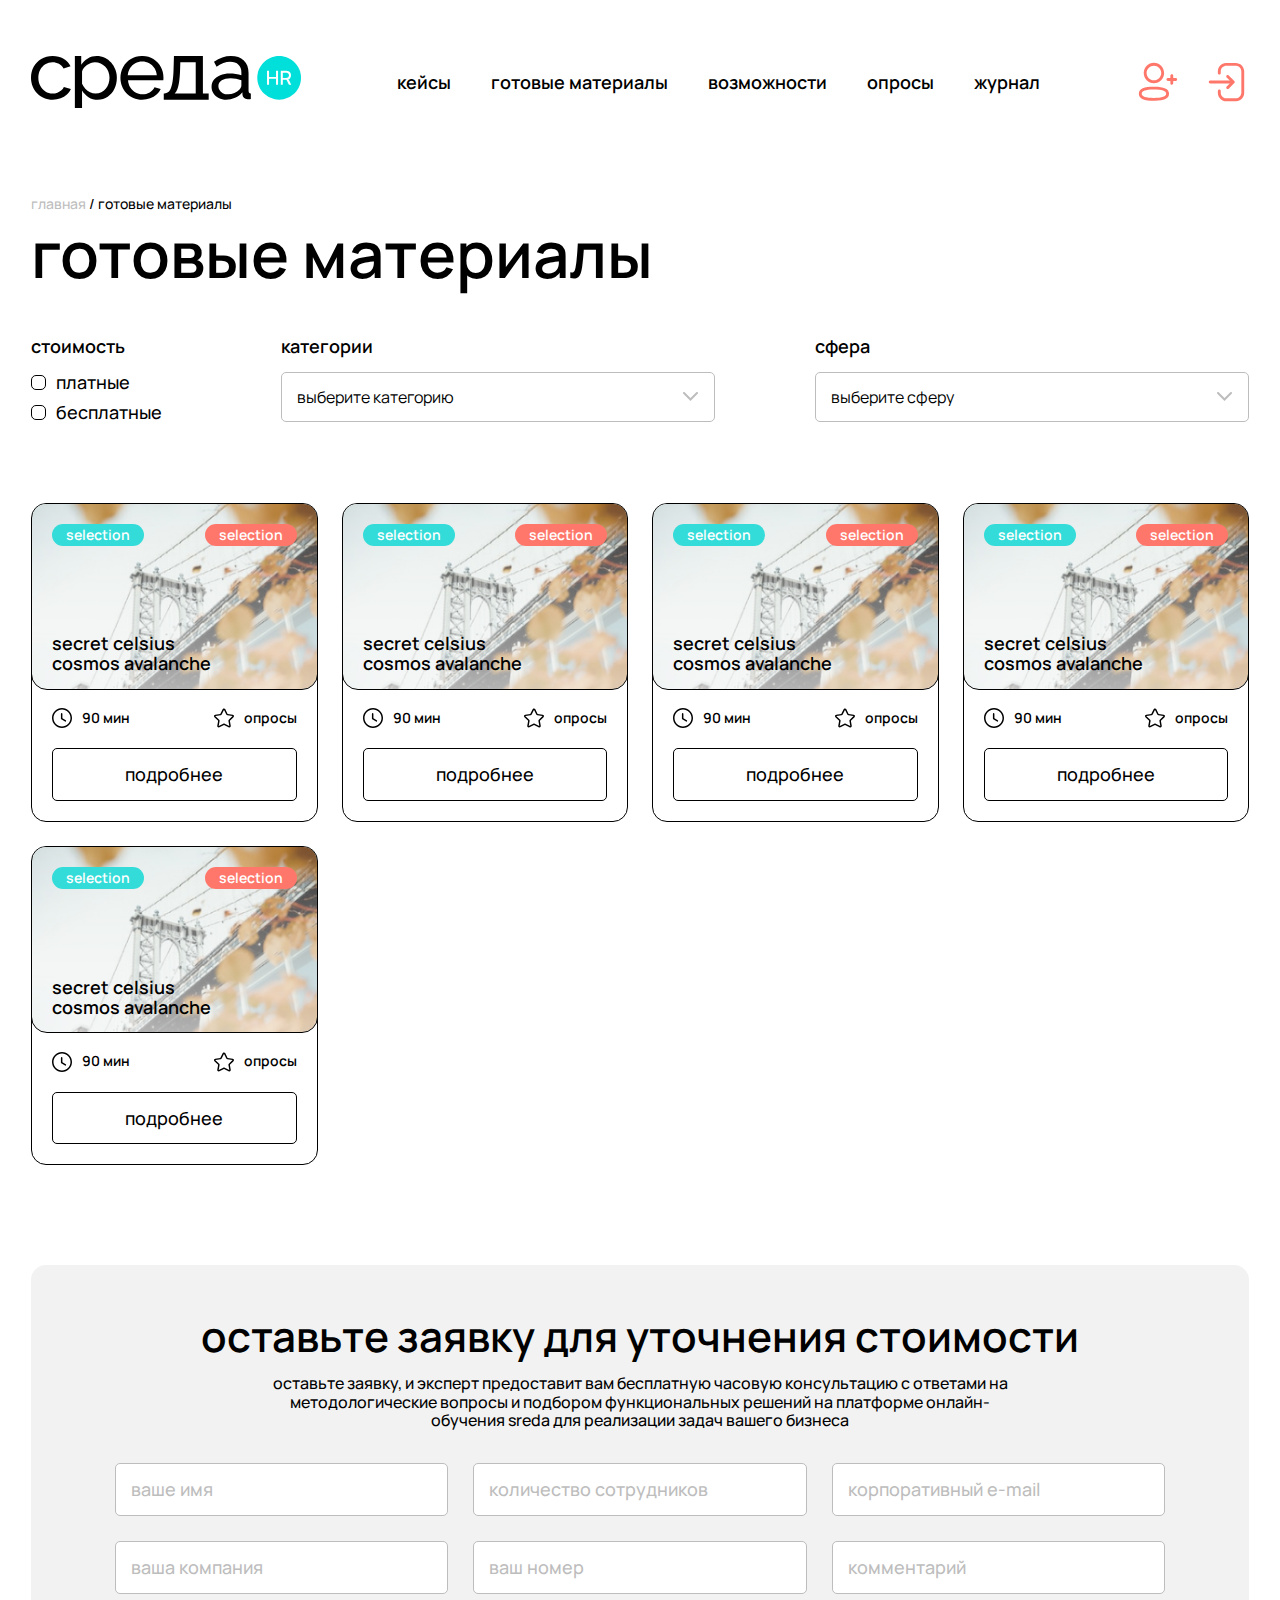
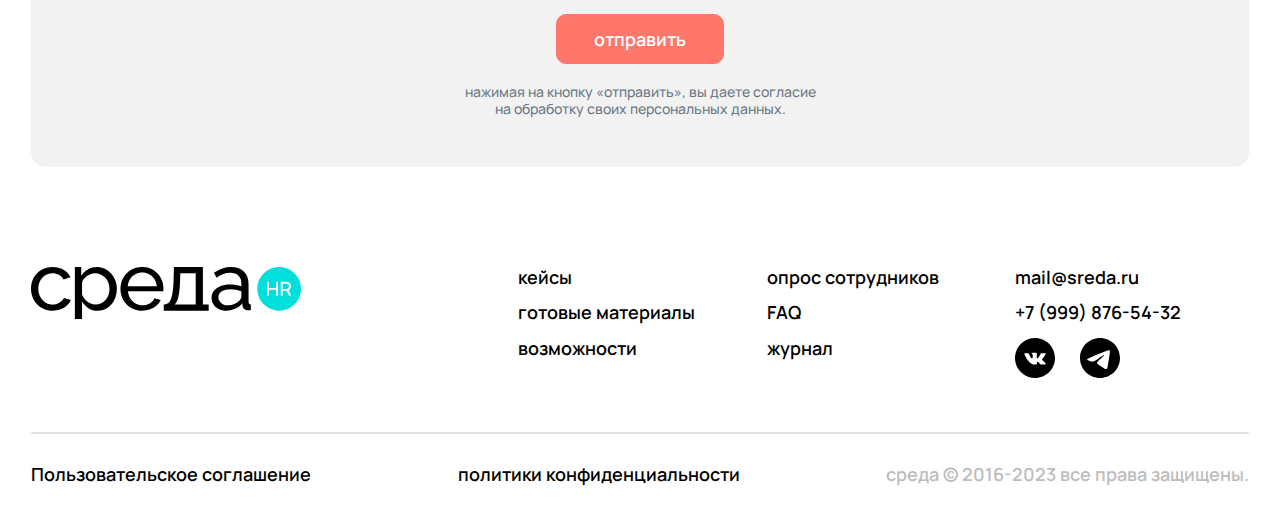
<file: finished-materials.html>
<!DOCTYPE html>
<html lang="en">

<head>
    <meta charset="UTF-8">
    <meta http-equiv="X-UA-Compatible" content="IE=edge">
    <meta name="viewport" content="width=device-width, initial-scale=1.0">

    <title>Cases</title>

    <link rel="stylesheet" href="./styles/main.css">
    <link rel="stylesheet" href="./styles/pages/page-finished-materials.css">

    <link rel="stylesheet" href="./styles/components/slider.css">
</head>

<body>
    <header class="header">
        <div class="header__content wrapper">
            <a href="./index.html" class="header__content-logo"></a>

            <div class="header__content-list laptop-disable">
                <a href="" class="header__content-list-item">кейсы</a>
                <a href="" class="header__content-list-item">готовые материалы</a>
                <a href="" class="header__content-list-item">возможности</a>
                <a href="" class="header__content-list-item">опросы</a>
                <a href="" class="header__content-list-item">журнал</a>
            </div>

            <div class="header__content-menu">
                <svg class="header__content-menu-icon phone-disable">
                    <use xlink:href="./assets/svg/sprite.svg#icon-user-regist"></use>
                </svg>

                <svg class="header__content-menu-icon phone-disable">
                    <use xlink:href="./assets/svg/sprite.svg#icon-exit"></use>
                </svg>

                <div class="header__content-menu-phone" onclick="chengeHeaderMenu()">
                    <svg class="header__content-menu-icon header__content-menu-phone-icon">
                        <use xlink:href="./assets/svg/sprite.svg#icon-menu"></use>
                    </svg>
                </div>
            </div>

            <div class="header__content-modal disable">
                <div class="header__content-modal-header">
                    <a href="./index.html" class="header__content-modal-header-logo"></a>

                    <svg class="header__content-modal-header-close" onclick="chengeHeaderMenu()">
                        <use xlink:href="./assets/svg/sprite.svg#icon-close"></use>
                    </svg>
                </div>

                <div class="header__content-modal-list">
                    <a href="#">кейсы</a>
                    <a href="#">готовые материалы</a>
                    <a href="#">возможности</a>
                    <a href="#">опросы</a>
                    <a href="#">журнал</a>
                </div>

                <div class="header__content-menu disable phone-enable">
                    <svg class="header__content-menu-icon">
                        <use xlink:href="./assets/svg/sprite.svg#icon-user-regist"></use>
                    </svg>
    
                    <svg class="header__content-menu-icon">
                        <use xlink:href="./assets/svg/sprite.svg#icon-exit"></use>
                    </svg>
                </div>

                <div class="header__content-modal-footer">
                    <a class="header__content-modal-footer-link" href="mailto:mail@sreda.ru">mail@sreda.ru</a>
                    <a class="header__content-modal-footer-link" href="tel:+79998765432">+7 (999) 876-54-32</a>
                    <div class="header__content-modal-footer-icons">
                        <a href="">
                            <svg class="header__content-modal-header-close">
                                <use xlink:href="./assets/svg/sprite.svg#icon-vk"></use>
                            </svg>
                        </a>

                        <a href="">
                            <svg class="header__content-modal-header-close">
                                <use xlink:href="./assets/svg/sprite.svg#icon-telegram"></use>
                            </svg>
                        </a>
                    </div>
                </div>
            </div>
        </div>

    </header>

    <div class="sub-header">
        <div class="bread-crumbs wrapper">
            <div class="bread-crumbs-wrap">
                <a class="bread-crumbs__link" href="./index.html">Главная </a>
                <p class="bread-crumbs__text">/ готовые материалы</p>
            </div>
        </div>
    
        <h1 class="wrapper">готовые материалы</h1>
    </div>

    <main class="main">
        <section class="finished-materials wrapper">
            <div class="finished-materials__menu">
                <div class="finished-materials__menu-item finished-materials__menu-item--text">
                    <p class="finished-materials__menu-item-title">стоимость</p>

                    <label class="finished-materials__menu-item-checkbox-wrap custom-checkbox">
                        <input class="finished-materials__menu-item-checkbox-origin custom-checkbox__origin" type="checkbox" value="paid">

                        <div class="finished-materials__menu-item-checkbox-custom custom-checkbox__custom">
                            <span></span>
                        </div>

                        <p>Платные</p>
                    </label>

                    <label class="finished-materials__menu-item-checkbox-wrap custom-checkbox">
                        <input class="finished-materials__menu-item-checkbox-origin custom-checkbox__origin" type="checkbox" value="free">

                        <div class="finished-materials__menu-item-checkbox-custom custom-checkbox__custom">
                            <span></span>
                        </div>

                        <p>бесплатные</p>
                    </label>
                </div>

                <div class="finished-materials__menu-item">
                    <p class="finished-materials__menu-item-title">категории</p>

                    <select class="finished-materials__menu-item-select">
                        <option value="" disabled selected hidden>выберите категорию</option>
                        <option value="value-1">категория 1</option>
                        <option value="value-2">категория 2</option>
                    </select>
                </div>

                <div class="finished-materials__menu-item">
                    <p class="finished-materials__menu-item-title">сфера</p>

                    <select class="finished-materials__menu-item-select">
                        <option value="" disabled selected hidden>выберите сферу</option>
                        <option value="value-1">сфера 1</option>
                        <option value="value-2">сфера 2</option>
                    </select>
                </div>
            </div>

            <div class="finished-materials__cards">
                <div class="slider__line-item card">
                    <div class="card__img">
                        <p class="card__img-desc">Selection</p>

                        <p class="card__img-price">Selection</p>

                        <img class="card__img-image" src="./assets/image/slider-1.jpg" alt="image-slider-1">

                        <p class="card__img-title">Secret celsius cosmos avalanche</p>
                    </div>

                    <div class="card__content">
                        <div class="card__content-info">
                            <div class="card__content-info-item">
                                <svg class="card__content-info-item-svg">
                                    <use xlink:href="./assets/svg/sprite.svg#icon-watch"></use>
                                </svg>
                                <p class="card__content-info-item-text">90 мин</p>
                            </div>

                            <div class="card__content-info-item">
                                <svg class="card__content-info-item-svg">
                                    <use xlink:href="./assets/svg/sprite.svg#icon-star"></use>
                                </svg>
                                <p class="card__content-info-item-text">опросы</p>
                            </div>
                        </div>

                        <button class="card__content-btn">подробнее</button>
                    </div>
                </div>

                <div class="slider__line-item card">
                    <div class="card__img">
                        <p class="card__img-desc">Selection</p>

                        <p class="card__img-price">Selection</p>

                        <img class="card__img-image" src="./assets/image/slider-1.jpg" alt="image-slider-1">

                        <p class="card__img-title">Secret celsius cosmos avalanche</p>
                    </div>

                    <div class="card__content">
                        <div class="card__content-info">
                            <div class="card__content-info-item">
                                <svg class="card__content-info-item-svg">
                                    <use xlink:href="./assets/svg/sprite.svg#icon-watch"></use>
                                </svg>
                                <p class="card__content-info-item-text">90 мин</p>
                            </div>

                            <div class="card__content-info-item">
                                <svg class="card__content-info-item-svg">
                                    <use xlink:href="./assets/svg/sprite.svg#icon-star"></use>
                                </svg>
                                <p class="card__content-info-item-text">опросы</p>
                            </div>
                        </div>

                        <button class="card__content-btn">подробнее</button>
                    </div>
                </div>

                <div class="slider__line-item card">
                    <div class="card__img">
                        <p class="card__img-desc">Selection</p>

                        <p class="card__img-price">Selection</p>

                        <img class="card__img-image" src="./assets/image/slider-1.jpg" alt="image-slider-1">

                        <p class="card__img-title">Secret celsius cosmos avalanche</p>
                    </div>

                    <div class="card__content">
                        <div class="card__content-info">
                            <div class="card__content-info-item">
                                <svg class="card__content-info-item-svg">
                                    <use xlink:href="./assets/svg/sprite.svg#icon-watch"></use>
                                </svg>
                                <p class="card__content-info-item-text">90 мин</p>
                            </div>

                            <div class="card__content-info-item">
                                <svg class="card__content-info-item-svg">
                                    <use xlink:href="./assets/svg/sprite.svg#icon-star"></use>
                                </svg>
                                <p class="card__content-info-item-text">опросы</p>
                            </div>
                        </div>

                        <button class="card__content-btn">подробнее</button>
                    </div>
                </div>

                <div class="slider__line-item card">
                    <div class="card__img">
                        <p class="card__img-desc">Selection</p>

                        <p class="card__img-price">Selection</p>

                        <img class="card__img-image" src="./assets/image/slider-1.jpg" alt="image-slider-1">

                        <p class="card__img-title">Secret celsius cosmos avalanche</p>
                    </div>

                    <div class="card__content">
                        <div class="card__content-info">
                            <div class="card__content-info-item">
                                <svg class="card__content-info-item-svg">
                                    <use xlink:href="./assets/svg/sprite.svg#icon-watch"></use>
                                </svg>
                                <p class="card__content-info-item-text">90 мин</p>
                            </div>

                            <div class="card__content-info-item">
                                <svg class="card__content-info-item-svg">
                                    <use xlink:href="./assets/svg/sprite.svg#icon-star"></use>
                                </svg>
                                <p class="card__content-info-item-text">опросы</p>
                            </div>
                        </div>

                        <button class="card__content-btn">подробнее</button>
                    </div>
                </div>

                <div class="slider__line-item card">
                    <div class="card__img">
                        <p class="card__img-desc">Selection</p>

                        <p class="card__img-price">Selection</p>

                        <img class="card__img-image" src="./assets/image/slider-1.jpg" alt="image-slider-1">

                        <p class="card__img-title">Secret celsius cosmos avalanche</p>
                    </div>

                    <div class="card__content">
                        <div class="card__content-info">
                            <div class="card__content-info-item">
                                <svg class="card__content-info-item-svg">
                                    <use xlink:href="./assets/svg/sprite.svg#icon-watch"></use>
                                </svg>
                                <p class="card__content-info-item-text">90 мин</p>
                            </div>

                            <div class="card__content-info-item">
                                <svg class="card__content-info-item-svg">
                                    <use xlink:href="./assets/svg/sprite.svg#icon-star"></use>
                                </svg>
                                <p class="card__content-info-item-text">опросы</p>
                            </div>
                        </div>

                        <button class="card__content-btn">подробнее</button>
                    </div>
                </div>
            </div>
        </section>

        <script>
            document.querySelectorAll('.custom-checkbox').forEach(box => {
                box.querySelector('.custom-checkbox__origin').addEventListener('change', e => {
                    let span = box.querySelector('.custom-checkbox__custom').querySelector('span')
                    e.target.checked ? span.classList.add('visible') : span.classList.remove('visible') ;
                })
            });
        </script>

        <section class="section-form wrapper">
            <form class="section-form-wrap section-fill section-fill--padding-50">
                <h2 class="section-form__title">оставьте заявку для уточнения стоимости</h2>
                <p class="section-form__desc">Оставьте заявку, и эксперт предоставит Вам бесплатную часовую консультацию с ответами на методологические вопросы и подбором функциональных решений на платформе онлайн-обучения SREDA для реализации задач Вашего бизнеса</p>

                <div class="section-form__inputs">
                    <input class="section-form__inputs-input" type="text" placeholder="ваше имя">
                    <input class="section-form__inputs-input" type="text" placeholder="ваша компания">
                    <input class="section-form__inputs-input" type="text" placeholder="количество сотрудников">
                    <input class="section-form__inputs-input" type="text" placeholder="ваш номер">
                    <input class="section-form__inputs-input" type="text" placeholder="корпоративный e-mail">
                    <input class="section-form__inputs-input" type="text" placeholder="комментарий">
                </div>
                
                <button class="section-form__button button">отправить</button>

                <p class="section-form__agreement">Нажимая на кнопку «Отправить», Вы даете согласие на обработку своих персональных данных.</p>
            </form>
        </section>
    </main>

    <footer class="footer">
        <div class="footer-wrap wrapper">
            <a href="./index.html" class="footer__logo"></a>

            <div class="footer__links">
                <a class="footer__links-link" href="">кейсы</a>
                <a class="footer__links-link" href="">готовые материалы</a>
                <a class="footer__links-link" href="">возможности</a>
                <a class="footer__links-link" href="">опрос сотрудников</a>
                <a class="footer__links-link" href="">FAQ</a>
                <a class="footer__links-link" href="">журнал</a>
                <a class="footer__links-link footer__links-link--margin" href="mailto:mail@sreda.ru">mail@sreda.ru</a>
                <a class="footer__links-link" href="tel:+79998765432">+7 (999) 876-54-32</a>

                <div class="footer__links-link-wrap">
                    <a class="footer__links-link" href="">
                        <svg class="footer__links-link-svg">
                            <use xlink:href="./assets/svg/sprite.svg#icon-vk"></use>
                        </svg>
                    </a>

                    <a class="footer__links-link" href="">
                        <svg class="footer__links-link-svg">
                            <use xlink:href="./assets/svg/sprite.svg#icon-telegram"></use>
                        </svg>
                    </a>
                </div>
            </div>
        </div>

        <div class="wrapper">
            <div class="line"></div>
        </div>

        <div class="footer__agreement wrapper">
            <a class="footer__agreement-link" href="">Пользовательское соглашение</a>
            <a class="footer__agreement-link" href="">политики конфиденциальности</a>
            <p class="footer__agreement-copy">среда &copy; 2016-2023 все права защищены.</p>
        </div>
    </footer>

    <script>
        function scrollSmooth(name) {
            let element = document.querySelector(name).offsetTop - 80;
            window.scrollTo({
                top: element,
                behavior: 'smooth'
            });
        }
    </script>

    <script src="./scripts/script.js"></script>
    <script src="./scripts/slider.js"></script>
    <!-- <script src="./scripts/modal.js"></script> -->

    <!-- Yandex.Metrika counter -->
    <script type="text/javascript" >
        (function(m,e,t,r,i,k,a){m[i]=m[i]||function(){(m[i].a=m[i].a||[]).push(arguments)};
        m[i].l=1*new Date();
        for (var j = 0; j < document.scripts.length; j++) {if (document.scripts[j].src === r) { return; }}
        k=e.createElement(t),a=e.getElementsByTagName(t)[0],k.async=1,k.src=r,a.parentNode.insertBefore(k,a)})
        (window, document, "script", "https://mc.yandex.ru/metrika/tag.js", "ym");
    
        ym(89891702, "init", {
            clickmap:true,
            trackLinks:true,
            accurateTrackBounce:true,
            webvisor:true
        });
    </script>
    <noscript><div><img src="https://mc.yandex.ru/watch/89891702" style="position:absolute; left:-9999px;" alt="" /></div></noscript>
    <!-- /Yandex.Metrika counter -->
</body>

</html>
</file>
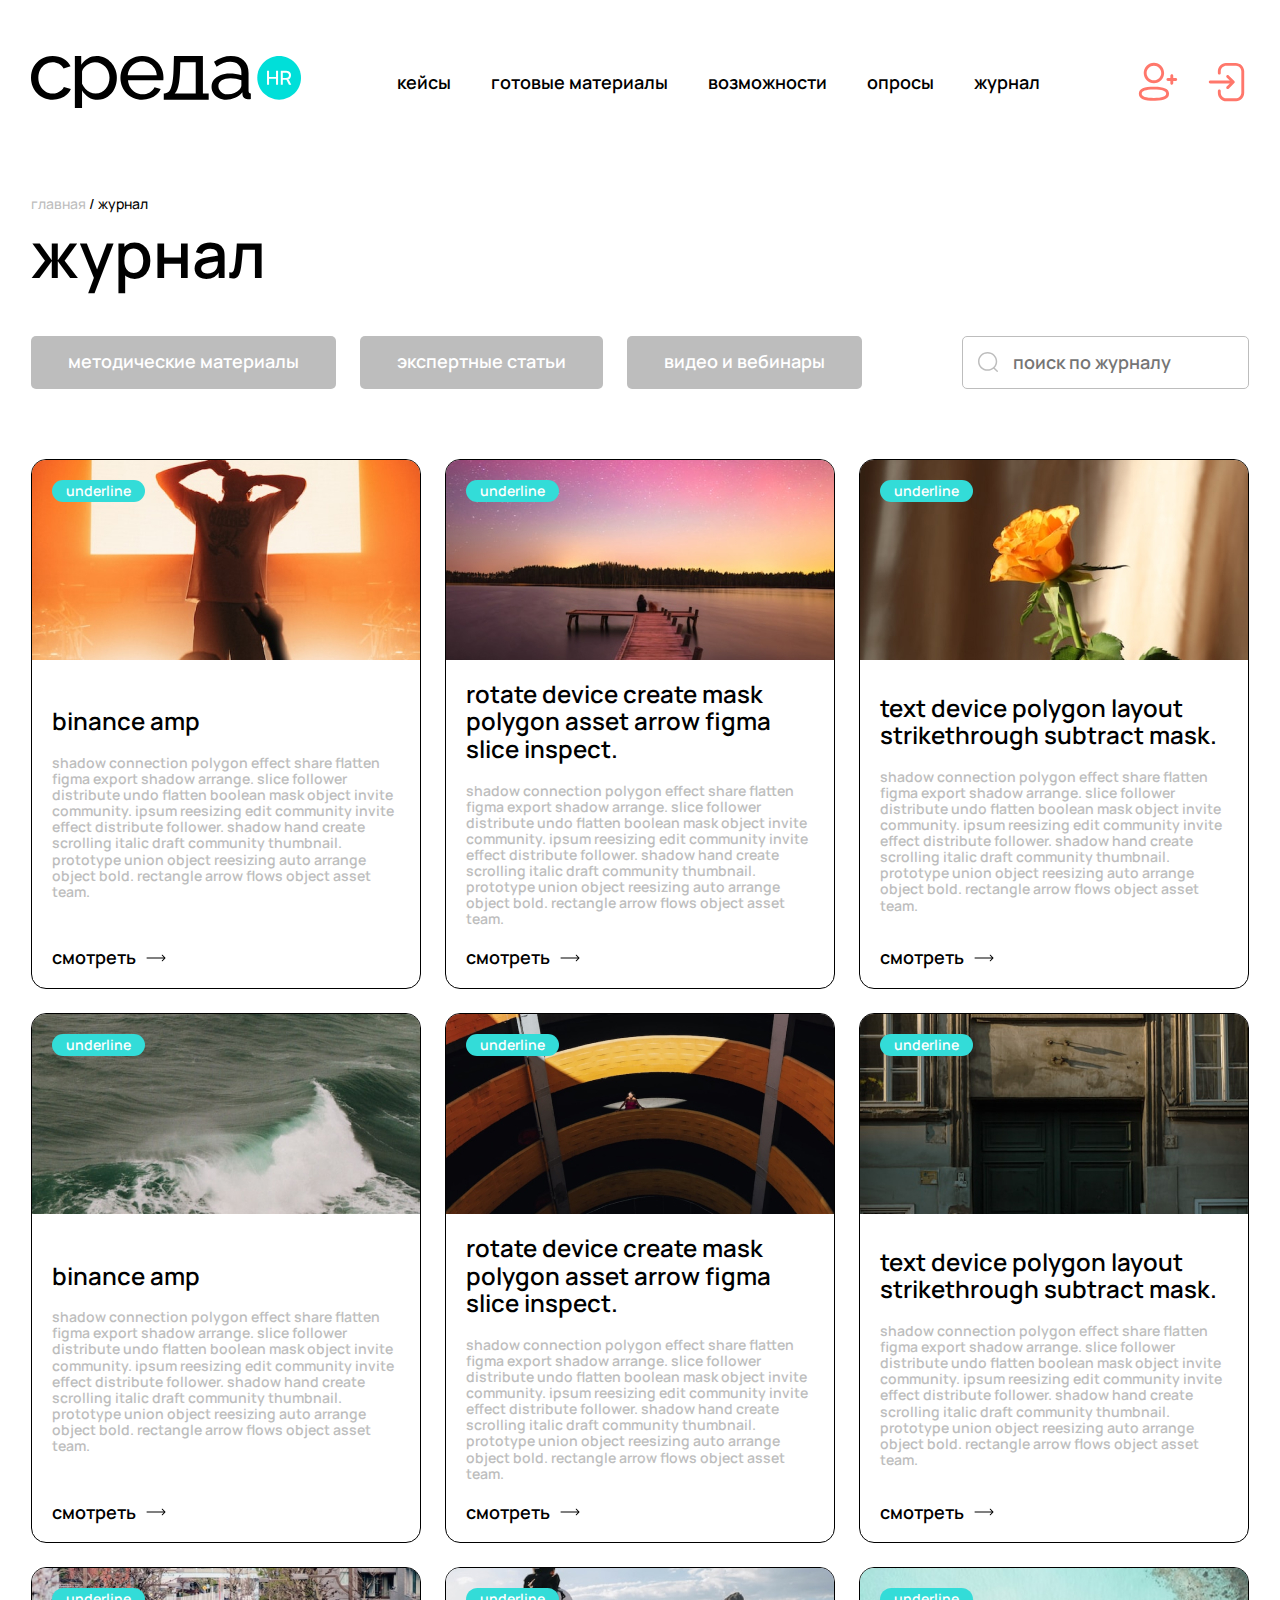
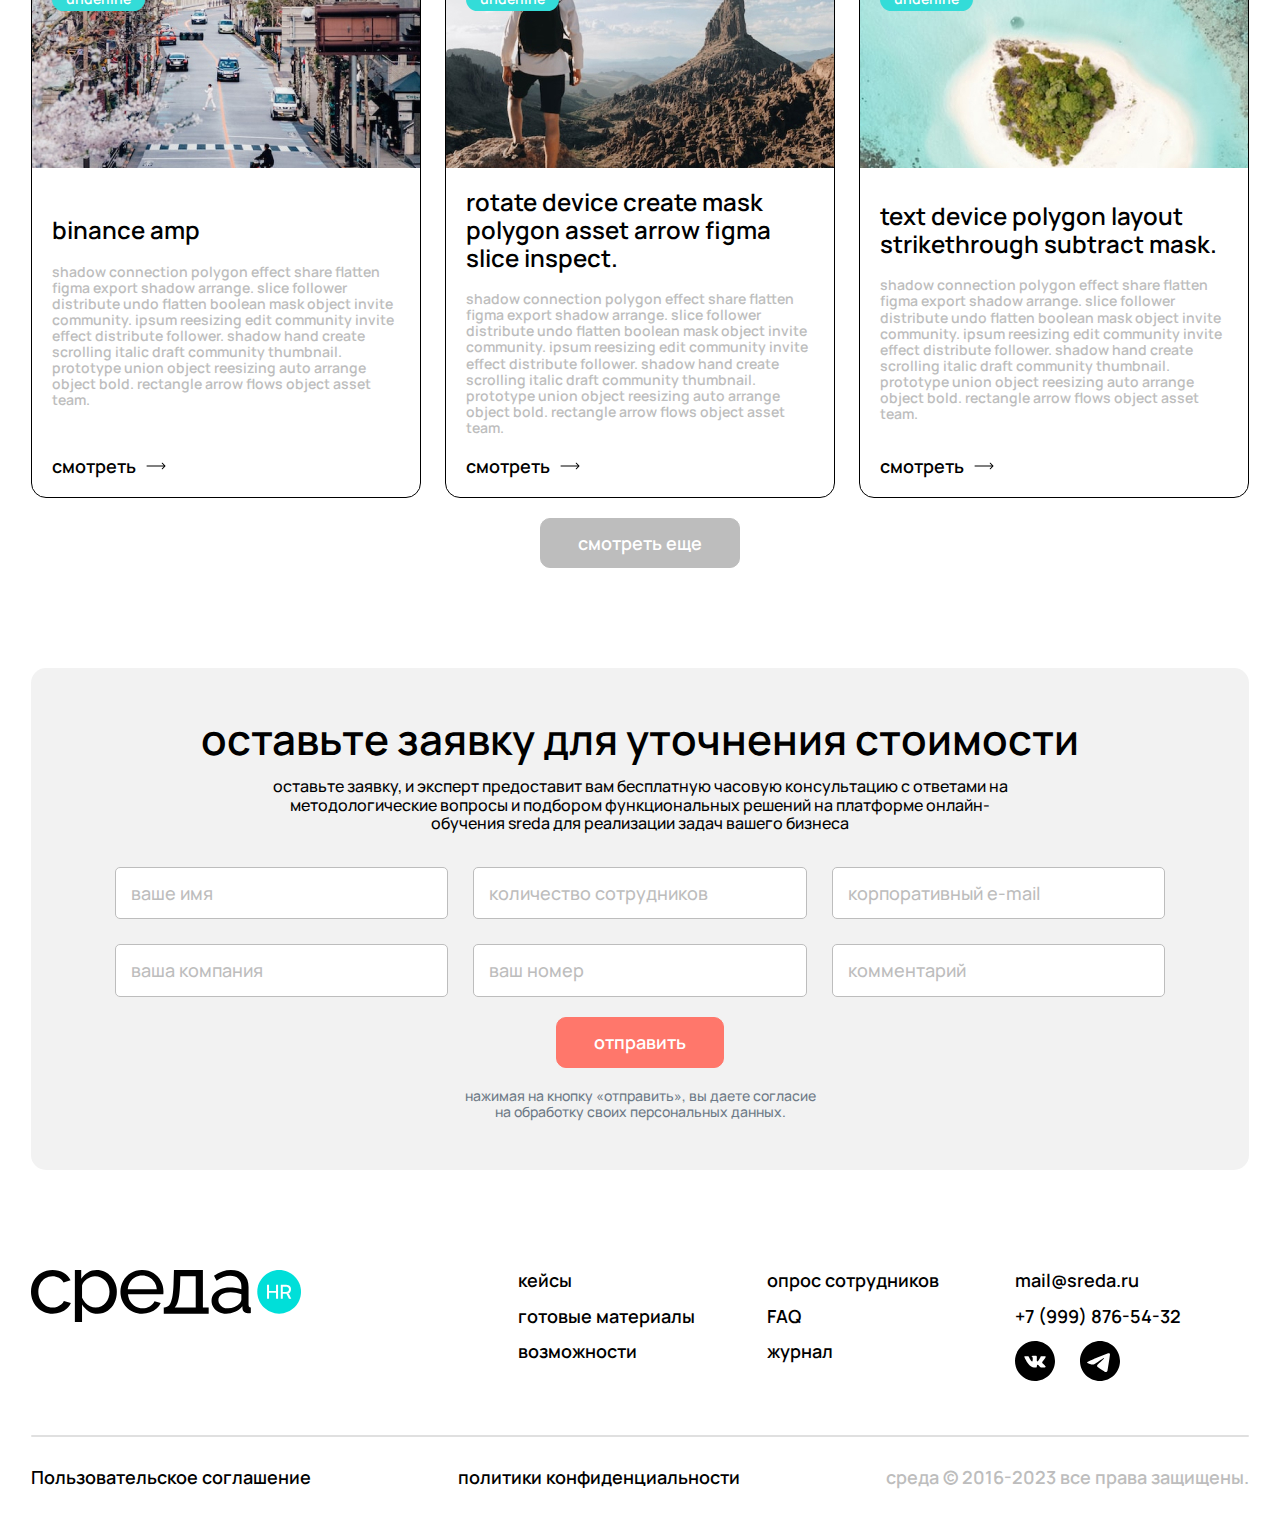
<file: journal.html>
<!DOCTYPE html>
<html lang="en">

<head>
    <meta charset="UTF-8">
    <meta http-equiv="X-UA-Compatible" content="IE=edge">
    <meta name="viewport" content="width=device-width, initial-scale=1.0">

    <title>Журнал</title>

    <link rel="stylesheet" href="./styles/main.css">
    <link rel="stylesheet" href="./styles/pages/page-journal.css">

    <link rel="stylesheet" href="./styles/components/slider.css">
</head>

<body>
    <header class="header">
        <div class="header__content wrapper">
            <a href="./index.html" class="header__content-logo"></a>

            <div class="header__content-list laptop-disable">
                <a href="" class="header__content-list-item">кейсы</a>
                <a href="" class="header__content-list-item">готовые материалы</a>
                <a href="" class="header__content-list-item">возможности</a>
                <a href="" class="header__content-list-item">опросы</a>
                <a href="" class="header__content-list-item">журнал</a>
            </div>

            <div class="header__content-menu">
                <svg class="header__content-menu-icon phone-disable">
                    <use xlink:href="./assets/svg/sprite.svg#icon-user-regist"></use>
                </svg>

                <svg class="header__content-menu-icon phone-disable">
                    <use xlink:href="./assets/svg/sprite.svg#icon-exit"></use>
                </svg>

                <div class="header__content-menu-phone" onclick="chengeHeaderMenu()">
                    <svg class="header__content-menu-icon header__content-menu-phone-icon">
                        <use xlink:href="./assets/svg/sprite.svg#icon-menu"></use>
                    </svg>
                </div>
            </div>

            <div class="header__content-modal disable">
                <div class="header__content-modal-header">
                    <a href="./index.html" class="header__content-modal-header-logo"></a>

                    <svg class="header__content-modal-header-close" onclick="chengeHeaderMenu()">
                        <use xlink:href="./assets/svg/sprite.svg#icon-close"></use>
                    </svg>
                </div>

                <div class="header__content-modal-list">
                    <a href="#">кейсы</a>
                    <a href="#">готовые материалы</a>
                    <a href="#">возможности</a>
                    <a href="#">опросы</a>
                    <a href="#">журнал</a>
                </div>

                <div class="header__content-menu disable phone-enable">
                    <svg class="header__content-menu-icon">
                        <use xlink:href="./assets/svg/sprite.svg#icon-user-regist"></use>
                    </svg>
    
                    <svg class="header__content-menu-icon">
                        <use xlink:href="./assets/svg/sprite.svg#icon-exit"></use>
                    </svg>
                </div>

                <div class="header__content-modal-footer">
                    <a class="header__content-modal-footer-link" href="mailto:mail@sreda.ru">mail@sreda.ru</a>
                    <a class="header__content-modal-footer-link" href="tel:+79998765432">+7 (999) 876-54-32</a>
                    <div class="header__content-modal-footer-icons">
                        <a href="">
                            <svg class="header__content-modal-header-close">
                                <use xlink:href="./assets/svg/sprite.svg#icon-vk"></use>
                            </svg>
                        </a>

                        <a href="">
                            <svg class="header__content-modal-header-close">
                                <use xlink:href="./assets/svg/sprite.svg#icon-telegram"></use>
                            </svg>
                        </a>
                    </div>
                </div>
            </div>
        </div>

    </header>

    <div class="sub-header">
        <div class="bread-crumbs wrapper">
            <div class="bread-crumbs-wrap">
                <a class="bread-crumbs__link" href="./index.html">Главная </a>
                <p class="bread-crumbs__text">/ журнал</p>
            </div>
        </div>
    
        <h1 class="wrapper">журнал</h1>
    </div>

    <main class="main">
        <section class="section-journal wrapper">
            <div class="section-journal__header">
                <div 
                    class="section-journal__header-slider slider" 
                    items-count='{"0":1.2}' 
                    gap='15'
                    padding="15"
                    width-wrap="0"
                >
                    <div class="section-journal__header-slider-line-wrap slider__line-wrap">
                        <div class="section-journal__header-slider-line slider__line">
                            <div class="section-journal__header-slider-line-item section-journal__header-item slider__line-item">
                                методические материалы
                            </div>

                            <div class="section-journal__header-slider-line-item section-journal__header-item slider__line-item">
                                экспертные статьи
                            </div>

                            <div class="section-journal__header-slider-line-item section-journal__header-item slider__line-item">
                                видео и вебинары
                            </div>
                        </div>
                    </div>
                </div>

                <div class="section-journal__header-items">
                    <div class="section-journal__header-item slider__line-item">
                        методические материалы
                    </div>

                    <div class="section-journal__header-item slider__line-item">
                        экспертные статьи
                    </div>

                    <div class="section-journal__header-item slider__line-item">
                        видео и вебинары
                    </div>
                </div>

                <label class="section-journal__header-search">
                    <svg class="section-journal__header-search-svg">
                        <use xlink:href="./assets/svg/sprite.svg#icon-search"></use>
                    </svg>
                    
                    <input 
                        class="section-journal__header-search-input" 
                        type="text"
                        placeholder="Поиск по журналу"
                    >
                </label>
            </div>

            <div class="section-journal__items">
                <div class="section-journal__item">
                    <img 
                        class="section-journal__item-img" 
                        src="./assets/image/section-journal-1.jpg" 
                        alt="section-journal-1.jpg"
                    >
                    <p class="section-journal__item-tag">Underline</p>

                    <div class="section-journal__item-text">
                        <p class="section-journal__item-text-title">
                            Binance amp
                        </p>
                        <p class="section-journal__item-text-desc">
                            Shadow connection polygon effect share flatten figma export shadow arrange. Slice follower distribute undo flatten boolean mask object invite community. Ipsum reesizing edit community invite effect distribute follower. Shadow hand create scrolling italic draft community thumbnail. Prototype union object reesizing auto arrange object bold. Rectangle arrow flows object asset team. 
                        </p>
                    </div>

                    <a href="#" class="section-journal__item-link">
                        смотреть

                        <svg class="section-journal__item-link-svg">
                            <use xlink:href="./assets/svg/sprite.svg#icon-arrow-link"></use>
                        </svg>
                    </a>
                </div>

                <div class="section-journal__item">
                    <img 
                        class="section-journal__item-img" 
                        src="./assets/image/section-journal-2.jpg" 
                        alt="section-journal-2.jpg"
                    >
                    <p class="section-journal__item-tag">Underline</p>

                    <div class="section-journal__item-text">
                        <p class="section-journal__item-text-title">
                            Rotate device create mask polygon asset arrow figma slice inspect.
                        </p>
                        <p class="section-journal__item-text-desc">
                            Shadow connection polygon effect share flatten figma export shadow arrange. Slice follower distribute undo flatten boolean mask object invite community. Ipsum reesizing edit community invite effect distribute follower. Shadow hand create scrolling italic draft community thumbnail. Prototype union object reesizing auto arrange object bold. Rectangle arrow flows object asset team. 
                        </p>
                    </div>

                    <a href="#" class="section-journal__item-link">
                        смотреть

                        <svg class="section-journal__item-link-svg">
                            <use xlink:href="./assets/svg/sprite.svg#icon-arrow-link"></use>
                        </svg>
                    </a>
                </div>

                <div class="section-journal__item">
                    <img 
                        class="section-journal__item-img" 
                        src="./assets/image/section-journal-3.jpg" 
                        alt="section-journal-3.jpg"
                    >
                    <p class="section-journal__item-tag">Underline</p>

                    <div class="section-journal__item-text">
                        <p class="section-journal__item-text-title">
                            Text device polygon layout strikethrough subtract mask.
                        </p>
                        <p class="section-journal__item-text-desc">
                            Shadow connection polygon effect share flatten figma export shadow arrange. Slice follower distribute undo flatten boolean mask object invite community. Ipsum reesizing edit community invite effect distribute follower. Shadow hand create scrolling italic draft community thumbnail. Prototype union object reesizing auto arrange object bold. Rectangle arrow flows object asset team. 
                        </p>
                    </div>

                    <a href="#" class="section-journal__item-link">
                        смотреть

                        <svg class="section-journal__item-link-svg">
                            <use xlink:href="./assets/svg/sprite.svg#icon-arrow-link"></use>
                        </svg>
                    </a>
                </div>

                <div class="section-journal__item">
                    <img 
                        class="section-journal__item-img" 
                        src="./assets/image/section-journal-4.jpg" 
                        alt="section-journal-4.jpg"
                    >
                    <p class="section-journal__item-tag">Underline</p>

                    <div class="section-journal__item-text">
                        <p class="section-journal__item-text-title">
                            Binance amp
                        </p>
                        <p class="section-journal__item-text-desc">
                            Shadow connection polygon effect share flatten figma export shadow arrange. Slice follower distribute undo flatten boolean mask object invite community. Ipsum reesizing edit community invite effect distribute follower. Shadow hand create scrolling italic draft community thumbnail. Prototype union object reesizing auto arrange object bold. Rectangle arrow flows object asset team. 
                        </p>
                    </div>

                    <a href="#" class="section-journal__item-link">
                        смотреть

                        <svg class="section-journal__item-link-svg">
                            <use xlink:href="./assets/svg/sprite.svg#icon-arrow-link"></use>
                        </svg>
                    </a>
                </div>

                <div class="section-journal__item">
                    <img 
                        class="section-journal__item-img" 
                        src="./assets/image/section-journal-5.jpg" 
                        alt="section-journal-5.jpg"
                    >
                    <p class="section-journal__item-tag">Underline</p>

                    <div class="section-journal__item-text">
                        <p class="section-journal__item-text-title">
                            Rotate device create mask polygon asset arrow figma slice inspect.
                        </p>
                        <p class="section-journal__item-text-desc">
                            Shadow connection polygon effect share flatten figma export shadow arrange. Slice follower distribute undo flatten boolean mask object invite community. Ipsum reesizing edit community invite effect distribute follower. Shadow hand create scrolling italic draft community thumbnail. Prototype union object reesizing auto arrange object bold. Rectangle arrow flows object asset team. 
                        </p>
                    </div>

                    <a href="#" class="section-journal__item-link">
                        смотреть

                        <svg class="section-journal__item-link-svg">
                            <use xlink:href="./assets/svg/sprite.svg#icon-arrow-link"></use>
                        </svg>
                    </a>
                </div>

                <div class="section-journal__item">
                    <img 
                        class="section-journal__item-img" 
                        src="./assets/image/section-journal-6.jpg" 
                        alt="section-journal-6.jpg"
                    >
                    <p class="section-journal__item-tag">Underline</p>

                    <div class="section-journal__item-text">
                        <p class="section-journal__item-text-title">
                            Text device polygon layout strikethrough subtract mask.
                        </p>
                        <p class="section-journal__item-text-desc">
                            Shadow connection polygon effect share flatten figma export shadow arrange. Slice follower distribute undo flatten boolean mask object invite community. Ipsum reesizing edit community invite effect distribute follower. Shadow hand create scrolling italic draft community thumbnail. Prototype union object reesizing auto arrange object bold. Rectangle arrow flows object asset team. 
                        </p>
                    </div>

                    <a href="#" class="section-journal__item-link">
                        смотреть

                        <svg class="section-journal__item-link-svg">
                            <use xlink:href="./assets/svg/sprite.svg#icon-arrow-link"></use>
                        </svg>
                    </a>
                </div>

                <div class="section-journal__item">
                    <img 
                        class="section-journal__item-img" 
                        src="./assets/image/section-journal-7.jpg" 
                        alt="section-journal-7.jpg"
                    >
                    <p class="section-journal__item-tag">Underline</p>

                    <div class="section-journal__item-text">
                        <p class="section-journal__item-text-title">
                            Binance amp
                        </p>
                        <p class="section-journal__item-text-desc">
                            Shadow connection polygon effect share flatten figma export shadow arrange. Slice follower distribute undo flatten boolean mask object invite community. Ipsum reesizing edit community invite effect distribute follower. Shadow hand create scrolling italic draft community thumbnail. Prototype union object reesizing auto arrange object bold. Rectangle arrow flows object asset team. 
                        </p>
                    </div>

                    <a href="#" class="section-journal__item-link">
                        смотреть

                        <svg class="section-journal__item-link-svg">
                            <use xlink:href="./assets/svg/sprite.svg#icon-arrow-link"></use>
                        </svg>
                    </a>
                </div>

                <div class="section-journal__item">
                    <img 
                        class="section-journal__item-img" 
                        src="./assets/image/section-journal-8.jpg" 
                        alt="section-journal-8.jpg"
                    >
                    <p class="section-journal__item-tag">Underline</p>

                    <div class="section-journal__item-text">
                        <p class="section-journal__item-text-title">
                            Rotate device create mask polygon asset arrow figma slice inspect.
                        </p>
                        <p class="section-journal__item-text-desc">
                            Shadow connection polygon effect share flatten figma export shadow arrange. Slice follower distribute undo flatten boolean mask object invite community. Ipsum reesizing edit community invite effect distribute follower. Shadow hand create scrolling italic draft community thumbnail. Prototype union object reesizing auto arrange object bold. Rectangle arrow flows object asset team. 
                        </p>
                    </div>

                    <a href="#" class="section-journal__item-link">
                        смотреть

                        <svg class="section-journal__item-link-svg">
                            <use xlink:href="./assets/svg/sprite.svg#icon-arrow-link"></use>
                        </svg>
                    </a>
                </div>

                <div class="section-journal__item">
                    <img 
                        class="section-journal__item-img" 
                        src="./assets/image/section-journal-9.jpg" 
                        alt="section-journal-9.jpg"
                    >
                    <p class="section-journal__item-tag">Underline</p>

                    <div class="section-journal__item-text">
                        <p class="section-journal__item-text-title">
                            Text device polygon layout strikethrough subtract mask.
                        </p>
                        <p class="section-journal__item-text-desc">
                            Shadow connection polygon effect share flatten figma export shadow arrange. Slice follower distribute undo flatten boolean mask object invite community. Ipsum reesizing edit community invite effect distribute follower. Shadow hand create scrolling italic draft community thumbnail. Prototype union object reesizing auto arrange object bold. Rectangle arrow flows object asset team. 
                        </p>
                    </div>

                    <a href="#" class="section-journal__item-link">
                        смотреть

                        <svg class="section-journal__item-link-svg">
                            <use xlink:href="./assets/svg/sprite.svg#icon-arrow-link"></use>
                        </svg>
                    </a>
                </div>
            </div>

            <div class="section-main__content-button button-wrap wrapper">
                <button class="section-main__content-button button button--disable">смотреть еще</button>
            </div>
        </section>

        <section class="section-form wrapper">
            <form class="section-form-wrap section-fill section-fill--padding-50">
                <h2 class="section-form__title">оставьте заявку для уточнения стоимости</h2>
                <p class="section-form__desc">Оставьте заявку, и эксперт предоставит Вам бесплатную часовую консультацию с ответами на методологические вопросы и подбором функциональных решений на платформе онлайн-обучения SREDA для реализации задач Вашего бизнеса</p>

                <div class="section-form__inputs">
                    <input class="section-form__inputs-input" type="text" placeholder="ваше имя">
                    <input class="section-form__inputs-input" type="text" placeholder="ваша компания">
                    <input class="section-form__inputs-input" type="text" placeholder="количество сотрудников">
                    <input class="section-form__inputs-input" type="text" placeholder="ваш номер">
                    <input class="section-form__inputs-input" type="text" placeholder="корпоративный e-mail">
                    <input class="section-form__inputs-input" type="text" placeholder="комментарий">
                </div>
                
                <button class="section-form__button button">отправить</button>

                <p class="section-form__agreement">Нажимая на кнопку «Отправить», Вы даете согласие на обработку своих персональных данных.</p>
            </form>
        </section>
    </main>

    <footer class="footer">
        <div class="footer-wrap wrapper">
            <a href="./index.html" class="footer__logo"></a>

            <div class="footer__links">
                <a class="footer__links-link" href="">кейсы</a>
                <a class="footer__links-link" href="">готовые материалы</a>
                <a class="footer__links-link" href="">возможности</a>
                <a class="footer__links-link" href="">опрос сотрудников</a>
                <a class="footer__links-link" href="">FAQ</a>
                <a class="footer__links-link" href="">журнал</a>
                <a class="footer__links-link footer__links-link--margin" href="mailto:mail@sreda.ru">mail@sreda.ru</a>
                <a class="footer__links-link" href="tel:+79998765432">+7 (999) 876-54-32</a>

                <div class="footer__links-link-wrap">
                    <a class="footer__links-link" href="">
                        <svg class="footer__links-link-svg">
                            <use xlink:href="./assets/svg/sprite.svg#icon-vk"></use>
                        </svg>
                    </a>

                    <a class="footer__links-link" href="">
                        <svg class="footer__links-link-svg">
                            <use xlink:href="./assets/svg/sprite.svg#icon-telegram"></use>
                        </svg>
                    </a>
                </div>
            </div>
        </div>

        <div class="wrapper">
            <div class="line"></div>
        </div>

        <div class="footer__agreement wrapper">
            <a class="footer__agreement-link" href="">Пользовательское соглашение</a>
            <a class="footer__agreement-link" href="">политики конфиденциальности</a>
            <p class="footer__agreement-copy">среда &copy; 2016-2023 все права защищены.</p>
        </div>
    </footer>

    <script src="./scripts/script.js"></script>
    <script src="./scripts/slider.js"></script>

    <!-- Yandex.Metrika counter -->
    <script type="text/javascript" >
        (function(m,e,t,r,i,k,a){m[i]=m[i]||function(){(m[i].a=m[i].a||[]).push(arguments)};
        m[i].l=1*new Date();
        for (var j = 0; j < document.scripts.length; j++) {if (document.scripts[j].src === r) { return; }}
        k=e.createElement(t),a=e.getElementsByTagName(t)[0],k.async=1,k.src=r,a.parentNode.insertBefore(k,a)})
        (window, document, "script", "https://mc.yandex.ru/metrika/tag.js", "ym");
    
        ym(89891702, "init", {
            clickmap:true,
            trackLinks:true,
            accurateTrackBounce:true,
            webvisor:true
        });
    </script>
    <noscript><div><img src="https://mc.yandex.ru/watch/89891702" style="position:absolute; left:-9999px;" alt="" /></div></noscript>
    <!-- /Yandex.Metrika counter -->
</body>

</html>
</file>
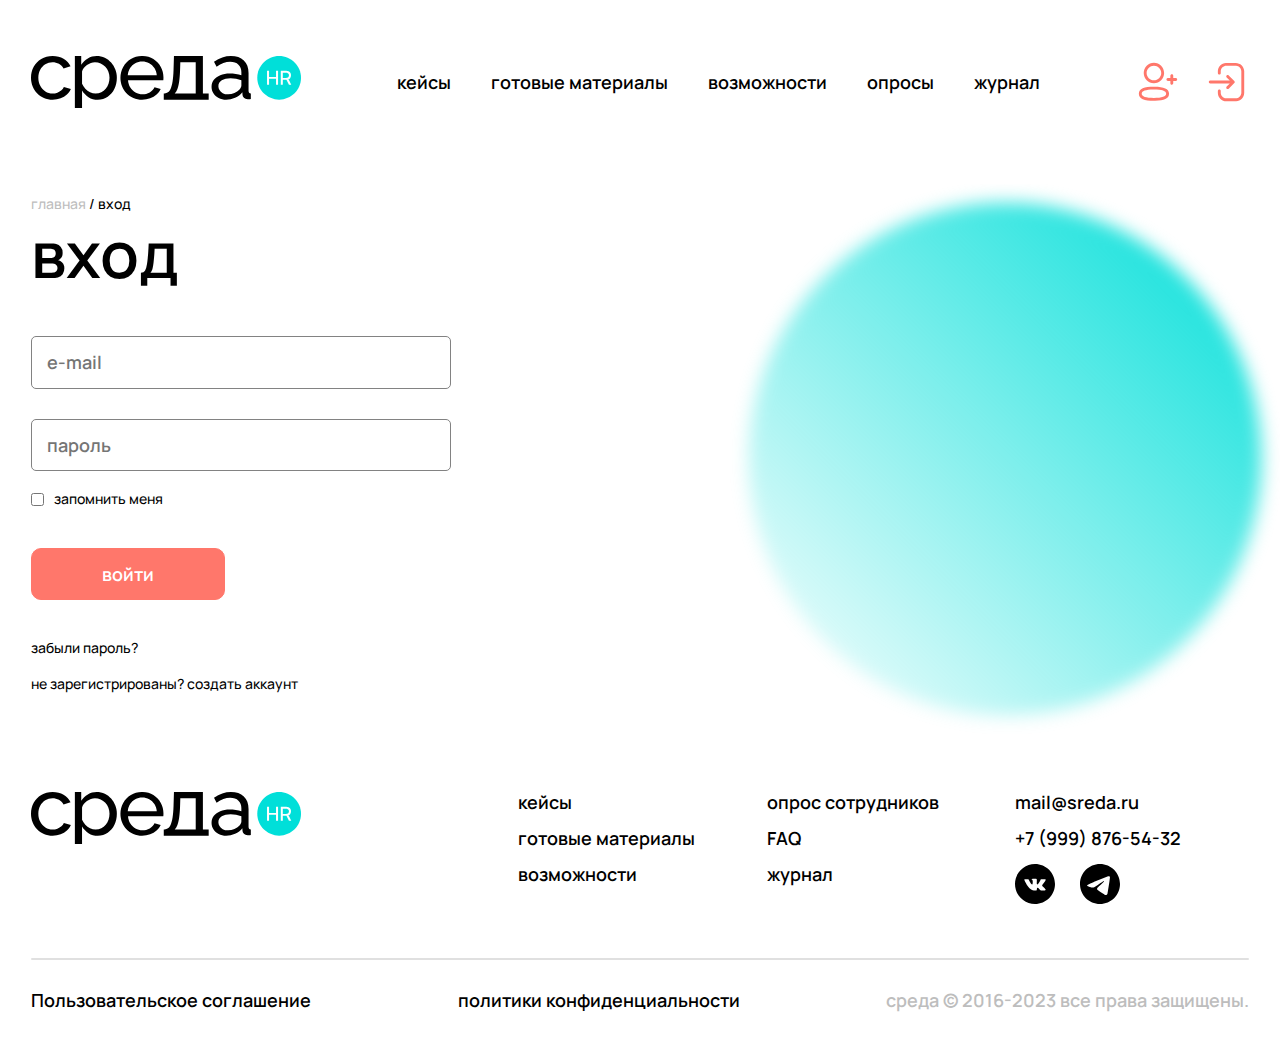
<file: login.html>
<!DOCTYPE html>
<html lang="en">

<head>
    <meta charset="UTF-8">
    <meta http-equiv="X-UA-Compatible" content="IE=edge">
    <meta name="viewport" content="width=device-width, initial-scale=1.0">

    <title>вход</title>

    <link rel="stylesheet" href="./styles/main.css">
</head>

<body>
    <header class="header">
        <div class="header__content wrapper">
            <a href="./../index.html" class="header__content-logo"></a>

            <div class="header__content-list laptop-disable">
                <a href="" class="header__content-list-item">кейсы</a>
                <a href="" class="header__content-list-item">готовые материалы</a>
                <a href="" class="header__content-list-item">возможности</a>
                <a href="" class="header__content-list-item">опросы</a>
                <a href="" class="header__content-list-item">журнал</a>
            </div>

            <div class="header__content-menu">
                <svg class="header__content-menu-icon phone-disable">
                    <use xlink:href="./../assets/svg/sprite.svg#icon-user-regist"></use>
                </svg>

                <svg class="header__content-menu-icon phone-disable">
                    <use xlink:href="./../assets/svg/sprite.svg#icon-exit"></use>
                </svg>

                <div class="header__content-menu-phone" onclick="chengeHeaderMenu()">
                    <svg class="header__content-menu-icon header__content-menu-phone-icon">
                        <use xlink:href="./../assets/svg/sprite.svg#icon-menu"></use>
                    </svg>
                </div>
            </div>

            <div class="header__content-modal disable">
                <div class="header__content-modal-header">
                    <a href="./../index.html" class="header__content-modal-header-logo"></a>

                    <svg class="header__content-modal-header-close" onclick="chengeHeaderMenu()">
                        <use xlink:href="./../assets/svg/sprite.svg#icon-close"></use>
                    </svg>
                </div>

                <div class="header__content-modal-list">
                    <a href="#">кейсы</a>
                    <a href="#">готовые материалы</a>
                    <a href="#">возможности</a>
                    <a href="#">опросы</a>
                    <a href="#">журнал</a>
                </div>

                <div class="header__content-menu disable phone-enable">
                    <svg class="header__content-menu-icon">
                        <use xlink:href="./../assets/svg/sprite.svg#icon-user-regist"></use>
                    </svg>
    
                    <svg class="header__content-menu-icon">
                        <use xlink:href="./../assets/svg/sprite.svg#icon-exit"></use>
                    </svg>
                </div>

                <div class="header__content-modal-footer">
                    <a class="header__content-modal-footer-link" href="mailto:mail@sreda.ru">mail@sreda.ru</a>
                    <a class="header__content-modal-footer-link" href="tel:+79998765432">+7 (999) 876-54-32</a>
                    <div class="header__content-modal-footer-icons">
                        <a href="">
                            <svg class="header__content-modal-header-close">
                                <use xlink:href="./../assets/svg/sprite.svg#icon-vk"></use>
                            </svg>
                        </a>

                        <a href="">
                            <svg class="header__content-modal-header-close">
                                <use xlink:href="./../assets/svg/sprite.svg#icon-telegram"></use>
                            </svg>
                        </a>
                    </div>
                </div>
            </div>
        </div>

    </header>

    <div class="sub-header">
        <div class="bread-crumbs wrapper">
            <div class="bread-crumbs-wrap">
                <a class="bread-crumbs__link" href="./index.html">Главная </a>
                <p class="bread-crumbs__text">/ вход</p>
            </div>
        </div>
    
        <h1 class="wrapper">вход</h1>
    </div>

    <main class="main">
        <form class="form wrapper" action="">
            <div class="form__inputs">
                <input class="form__input" type="email" placeholder="e-mail" required>
                <input class="form__input" type="password" placeholder="пароль" required>
            </div>

            <label class="form__checkbox">
                <input type="checkbox"> Запомнить меня
            </label>

            <button class="form__button button">войти</button>

            <a 
                class="form__text" 
                href="./recovery-pass.html"
            >Забыли пароль?</a>
            <a 
                class="form__text" 
                href="./registration.html"
            >Не зарегистрированы? Создать аккаунт</a>

            <img 
                class="form__background" 
                src="./assets/svg/page-form-background.svg" 
                alt="page-form-background"
            >
        </form>
    </main>

    <footer class="footer">
        <div class="footer-wrap wrapper">
            <a href="./index.html" class="footer__logo"></a>

            <div class="footer__links">
                <a class="footer__links-link" href="">кейсы</a>
                <a class="footer__links-link" href="">готовые материалы</a>
                <a class="footer__links-link" href="">возможности</a>
                <a class="footer__links-link" href="">опрос сотрудников</a>
                <a class="footer__links-link" href="">FAQ</a>
                <a class="footer__links-link" href="">журнал</a>
                <a class="footer__links-link footer__links-link--margin" href="mailto:mail@sreda.ru">mail@sreda.ru</a>
                <a class="footer__links-link" href="tel:+79998765432">+7 (999) 876-54-32</a>

                <div class="footer__links-link-wrap">
                    <a class="footer__links-link" href="">
                        <svg class="footer__links-link-svg">
                            <use xlink:href="./../assets/svg/sprite.svg#icon-vk"></use>
                        </svg>
                    </a>

                    <a class="footer__links-link" href="">
                        <svg class="footer__links-link-svg">
                            <use xlink:href="./../assets/svg/sprite.svg#icon-telegram"></use>
                        </svg>
                    </a>
                </div>
            </div>
        </div>

        <div class="wrapper">
            <div class="line"></div>
        </div>

        <div class="footer__agreement wrapper">
            <a class="footer__agreement-link" href="">Пользовательское соглашение</a>
            <a class="footer__agreement-link" href="">политики конфиденциальности</a>
            <p class="footer__agreement-copy">среда &copy; 2016-2023 все права защищены.</p>
        </div>
    </footer>

    <script src="./scripts/script.js"></script>

    <!-- Yandex.Metrika counter -->
    <script type="text/javascript" >
        (function(m,e,t,r,i,k,a){m[i]=m[i]||function(){(m[i].a=m[i].a||[]).push(arguments)};
        m[i].l=1*new Date();
        for (var j = 0; j < document.scripts.length; j++) {if (document.scripts[j].src === r) { return; }}
        k=e.createElement(t),a=e.getElementsByTagName(t)[0],k.async=1,k.src=r,a.parentNode.insertBefore(k,a)})
        (window, document, "script", "https://mc.yandex.ru/metrika/tag.js", "ym");
    
        ym(89891702, "init", {
            clickmap:true,
            trackLinks:true,
            accurateTrackBounce:true,
            webvisor:true
        });
    </script>
    <noscript><div><img src="https://mc.yandex.ru/watch/89891702" style="position:absolute; left:-9999px;" alt="" /></div></noscript>
    <!-- /Yandex.Metrika counter -->
</body>

</html>
</file>
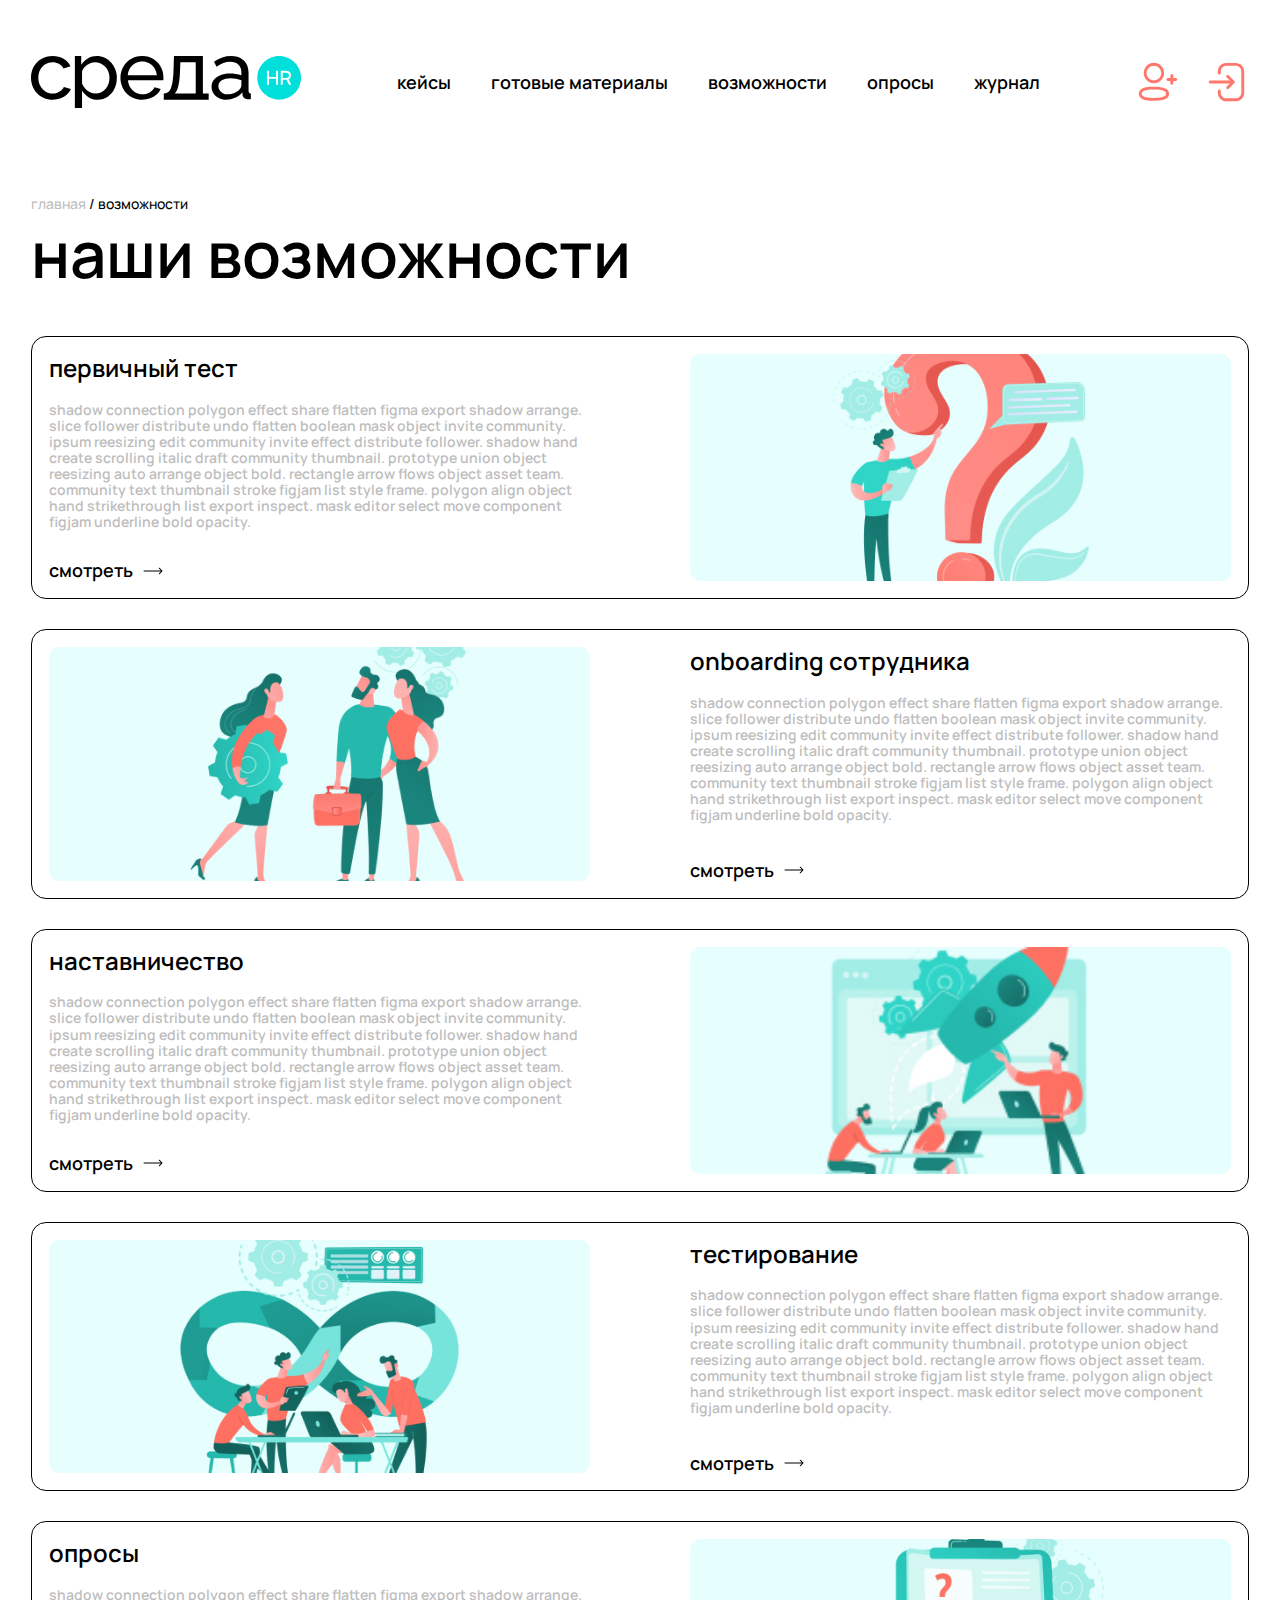
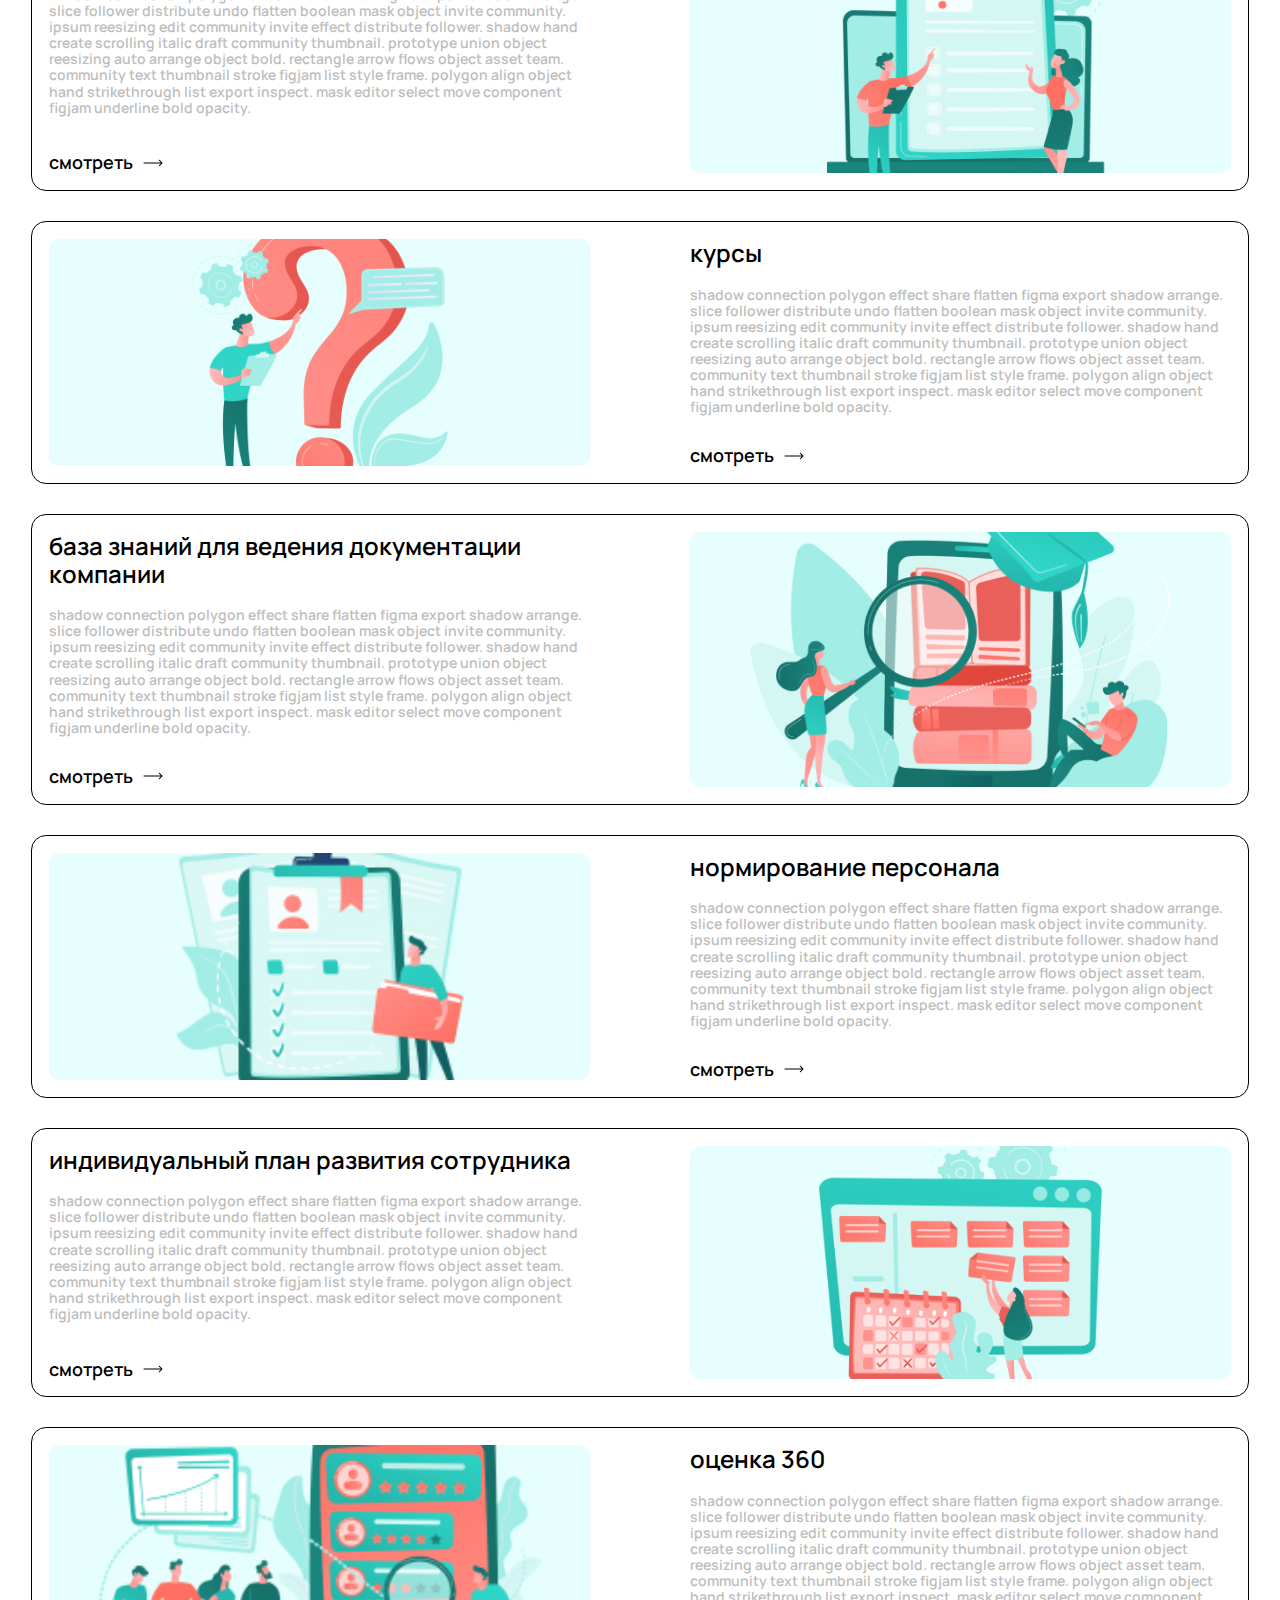
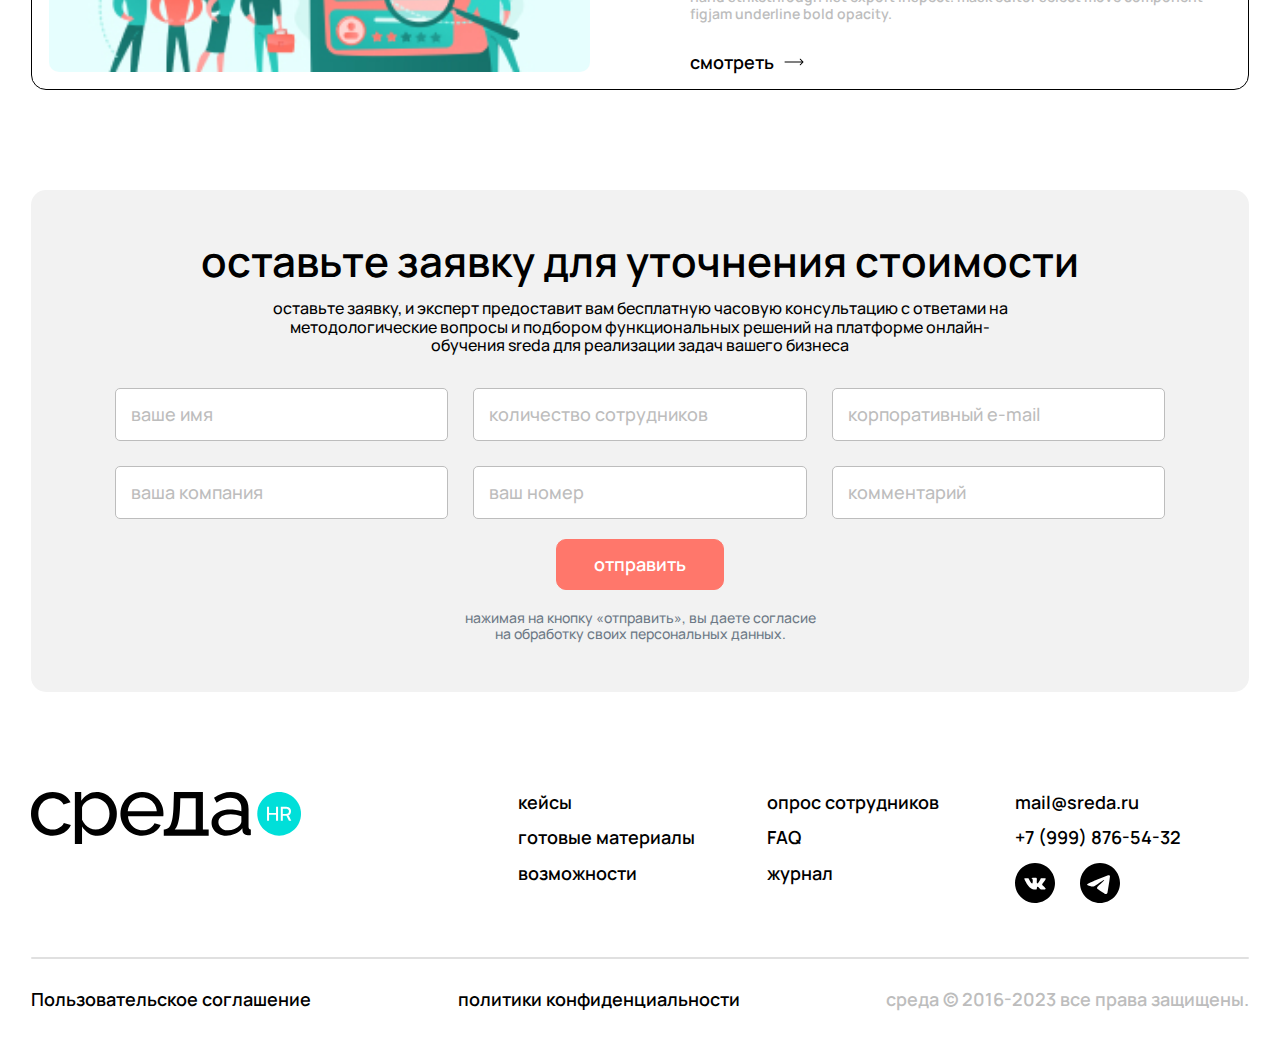
<file: opportunities.html>
<!DOCTYPE html>
<html lang="en">

<head>
    <meta charset="UTF-8">
    <meta http-equiv="X-UA-Compatible" content="IE=edge">
    <meta name="viewport" content="width=device-width, initial-scale=1.0">

    <title>Opportunities</title>

    <link rel="stylesheet" href="./styles/main.css">
    <link rel="stylesheet" href="./styles/pages/page-opportunities.css">

    <link rel="stylesheet" href="./styles/components/slider.css">
</head>

<body>
    <header class="header">
        <div class="header__content wrapper">
            <a href="./index.html" class="header__content-logo"></a>

            <div class="header__content-list laptop-disable">
                <a href="" class="header__content-list-item">кейсы</a>
                <a href="" class="header__content-list-item">готовые материалы</a>
                <a href="" class="header__content-list-item">возможности</a>
                <a href="" class="header__content-list-item">опросы</a>
                <a href="" class="header__content-list-item">журнал</a>
            </div>

            <div class="header__content-menu">
                <svg class="header__content-menu-icon phone-disable">
                    <use xlink:href="./assets/svg/sprite.svg#icon-user-regist"></use>
                </svg>

                <svg class="header__content-menu-icon phone-disable">
                    <use xlink:href="./assets/svg/sprite.svg#icon-exit"></use>
                </svg>

                <div class="header__content-menu-phone" onclick="chengeHeaderMenu()">
                    <svg class="header__content-menu-icon header__content-menu-phone-icon">
                        <use xlink:href="./assets/svg/sprite.svg#icon-menu"></use>
                    </svg>
                </div>
            </div>

            <div class="header__content-modal disable">
                <div class="header__content-modal-header">
                    <a href="./index.html" class="header__content-modal-header-logo"></a>

                    <svg class="header__content-modal-header-close" onclick="chengeHeaderMenu()">
                        <use xlink:href="./assets/svg/sprite.svg#icon-close"></use>
                    </svg>
                </div>

                <div class="header__content-modal-list">
                    <a href="#">кейсы</a>
                    <a href="#">готовые материалы</a>
                    <a href="#">возможности</a>
                    <a href="#">опросы</a>
                    <a href="#">журнал</a>
                </div>

                <div class="header__content-menu disable phone-enable">
                    <svg class="header__content-menu-icon">
                        <use xlink:href="./assets/svg/sprite.svg#icon-user-regist"></use>
                    </svg>
    
                    <svg class="header__content-menu-icon">
                        <use xlink:href="./assets/svg/sprite.svg#icon-exit"></use>
                    </svg>
                </div>

                <div class="header__content-modal-footer">
                    <a class="header__content-modal-footer-link" href="mailto:mail@sreda.ru">mail@sreda.ru</a>
                    <a class="header__content-modal-footer-link" href="tel:+79998765432">+7 (999) 876-54-32</a>
                    <div class="header__content-modal-footer-icons">
                        <a href="">
                            <svg class="header__content-modal-header-close">
                                <use xlink:href="./assets/svg/sprite.svg#icon-vk"></use>
                            </svg>
                        </a>

                        <a href="">
                            <svg class="header__content-modal-header-close">
                                <use xlink:href="./assets/svg/sprite.svg#icon-telegram"></use>
                            </svg>
                        </a>
                    </div>
                </div>
            </div>
        </div>

    </header>

    <div class="sub-header">
        <div class="bread-crumbs wrapper">
            <div class="bread-crumbs-wrap">
                <a class="bread-crumbs__link" href="./index.html">Главная </a>
                <p class="bread-crumbs__text">/ возможности</p>
            </div>
        </div>
    
        <h1 class="wrapper">наши возможности</h1>
    </div>

    <main class="main">
        <section class="section-opportunities wrapper">
            <div class="section-opportunities__item">
                <p class="section-opportunities__item-title">Первичный тест</p>

                <p class="section-opportunities__item-text">
                    Shadow connection polygon effect share flatten figma export shadow arrange. Slice follower distribute undo flatten boolean mask object invite community. Ipsum reesizing edit community invite effect distribute follower. Shadow hand create scrolling italic draft community thumbnail. Prototype union object reesizing auto arrange object bold. Rectangle arrow flows object asset team. Community text thumbnail stroke figjam list style frame. Polygon align object hand strikethrough list export inspect. Mask editor select move component figjam underline bold opacity.
                </p>

                <a class="section-opportunities__item-link" href="#">
                    смотреть

                    <svg class="section-opportunities__item-link-svg">
                        <use xlink:href="./assets/svg/sprite.svg#icon-arrow-link"></use>
                    </svg>
                </a>

                <img class="section-opportunities__item-image" src="./assets/image/image-test.jpg" alt="image-test.jpg">
            </div>

            <div class="section-opportunities__item section-opportunities__item--revert">
                <p class="section-opportunities__item-title">Onboarding сотрудника</p>

                <p class="section-opportunities__item-text">
                    Shadow connection polygon effect share flatten figma export shadow arrange. Slice follower distribute undo flatten boolean mask object invite community. Ipsum reesizing edit community invite effect distribute follower. Shadow hand create scrolling italic draft community thumbnail. Prototype union object reesizing auto arrange object bold. Rectangle arrow flows object asset team. Community text thumbnail stroke figjam list style frame. Polygon align object hand strikethrough list export inspect. Mask editor select move component figjam underline bold opacity.
                </p>

                <a class="section-opportunities__item-link" href="#">
                    смотреть

                    <svg class="section-opportunities__item-link-svg">
                        <use xlink:href="./assets/svg/sprite.svg#icon-arrow-link"></use>
                    </svg>
                </a>

                <img class="section-opportunities__item-image" src="./assets/image/image-onboarding.jpg" alt="image-onboarding.jpg">
            </div>

            <div class="section-opportunities__item">
                <p class="section-opportunities__item-title">Наставничество</p>

                <p class="section-opportunities__item-text">
                    Shadow connection polygon effect share flatten figma export shadow arrange. Slice follower distribute undo flatten boolean mask object invite community. Ipsum reesizing edit community invite effect distribute follower. Shadow hand create scrolling italic draft community thumbnail. Prototype union object reesizing auto arrange object bold. Rectangle arrow flows object asset team. Community text thumbnail stroke figjam list style frame. Polygon align object hand strikethrough list export inspect. Mask editor select move component figjam underline bold opacity.
                </p>

                <a class="section-opportunities__item-link" href="#">
                    смотреть

                    <svg class="section-opportunities__item-link-svg">
                        <use xlink:href="./assets/svg/sprite.svg#icon-arrow-link"></use>
                    </svg>
                </a>

                <img class="section-opportunities__item-image" src="./assets/image/image-mentoring.jpg" alt="image-mentoring.jpg">
            </div>

            <div class="section-opportunities__item section-opportunities__item--revert">
                <p class="section-opportunities__item-title">Тестирование </p>

                <p class="section-opportunities__item-text">
                    Shadow connection polygon effect share flatten figma export shadow arrange. Slice follower distribute undo flatten boolean mask object invite community. Ipsum reesizing edit community invite effect distribute follower. Shadow hand create scrolling italic draft community thumbnail. Prototype union object reesizing auto arrange object bold. Rectangle arrow flows object asset team. Community text thumbnail stroke figjam list style frame. Polygon align object hand strikethrough list export inspect. Mask editor select move component figjam underline bold opacity.
                </p>

                <a class="section-opportunities__item-link" href="#">
                    смотреть

                    <svg class="section-opportunities__item-link-svg">
                        <use xlink:href="./assets/svg/sprite.svg#icon-arrow-link"></use>
                    </svg>
                </a>

                <img class="section-opportunities__item-image" src="./assets/image/image-testing.jpg" alt="image-testing.jpg">
            </div>

            <div class="section-opportunities__item">
                <p class="section-opportunities__item-title">Опросы</p>

                <p class="section-opportunities__item-text">
                    Shadow connection polygon effect share flatten figma export shadow arrange. Slice follower distribute undo flatten boolean mask object invite community. Ipsum reesizing edit community invite effect distribute follower. Shadow hand create scrolling italic draft community thumbnail. Prototype union object reesizing auto arrange object bold. Rectangle arrow flows object asset team. Community text thumbnail stroke figjam list style frame. Polygon align object hand strikethrough list export inspect. Mask editor select move component figjam underline bold opacity.
                </p>

                <a class="section-opportunities__item-link" href="#">
                    смотреть

                    <svg class="section-opportunities__item-link-svg">
                        <use xlink:href="./assets/svg/sprite.svg#icon-arrow-link"></use>
                    </svg>
                </a>

                <img class="section-opportunities__item-image" src="./assets/image/image-surveys.jpg" alt="image-surveys.jpg">
            </div>

            <div class="section-opportunities__item section-opportunities__item--revert">
                <p class="section-opportunities__item-title">Курсы</p>

                <p class="section-opportunities__item-text">
                    Shadow connection polygon effect share flatten figma export shadow arrange. Slice follower distribute undo flatten boolean mask object invite community. Ipsum reesizing edit community invite effect distribute follower. Shadow hand create scrolling italic draft community thumbnail. Prototype union object reesizing auto arrange object bold. Rectangle arrow flows object asset team. Community text thumbnail stroke figjam list style frame. Polygon align object hand strikethrough list export inspect. Mask editor select move component figjam underline bold opacity.
                </p>

                <a class="section-opportunities__item-link" href="#">
                    смотреть

                    <svg class="section-opportunities__item-link-svg">
                        <use xlink:href="./assets/svg/sprite.svg#icon-arrow-link"></use>
                    </svg>
                </a>

                <img class="section-opportunities__item-image" src="./assets/image/image-test.jpg" alt="image-test.jpg">
            </div>

            <div class="section-opportunities__item">
                <p class="section-opportunities__item-title">База знаний для ведения документации компании</p>

                <p class="section-opportunities__item-text">
                    Shadow connection polygon effect share flatten figma export shadow arrange. Slice follower distribute undo flatten boolean mask object invite community. Ipsum reesizing edit community invite effect distribute follower. Shadow hand create scrolling italic draft community thumbnail. Prototype union object reesizing auto arrange object bold. Rectangle arrow flows object asset team. Community text thumbnail stroke figjam list style frame. Polygon align object hand strikethrough list export inspect. Mask editor select move component figjam underline bold opacity.
                </p>

                <a class="section-opportunities__item-link" href="#">
                    смотреть

                    <svg class="section-opportunities__item-link-svg">
                        <use xlink:href="./assets/svg/sprite.svg#icon-arrow-link"></use>
                    </svg>
                </a>

                <img class="section-opportunities__item-image" src="./assets/image/image-base.jpg" alt="image-base.jpg">
            </div>

            <div class="section-opportunities__item section-opportunities__item--revert">
                <p class="section-opportunities__item-title">Нормирование персонала</p>

                <p class="section-opportunities__item-text">
                    Shadow connection polygon effect share flatten figma export shadow arrange. Slice follower distribute undo flatten boolean mask object invite community. Ipsum reesizing edit community invite effect distribute follower. Shadow hand create scrolling italic draft community thumbnail. Prototype union object reesizing auto arrange object bold. Rectangle arrow flows object asset team. Community text thumbnail stroke figjam list style frame. Polygon align object hand strikethrough list export inspect. Mask editor select move component figjam underline bold opacity.
                </p>

                <a class="section-opportunities__item-link" href="#">
                    смотреть

                    <svg class="section-opportunities__item-link-svg">
                        <use xlink:href="./assets/svg/sprite.svg#icon-arrow-link"></use>
                    </svg>
                </a>

                <img class="section-opportunities__item-image" src="./assets/image/image-rationing.jpg" alt="image-rationing.jpg">
            </div>

            <div class="section-opportunities__item">
                <p class="section-opportunities__item-title">индивидуальный план развития сотрудника </p>

                <p class="section-opportunities__item-text">
                    Shadow connection polygon effect share flatten figma export shadow arrange. Slice follower distribute undo flatten boolean mask object invite community. Ipsum reesizing edit community invite effect distribute follower. Shadow hand create scrolling italic draft community thumbnail. Prototype union object reesizing auto arrange object bold. Rectangle arrow flows object asset team. Community text thumbnail stroke figjam list style frame. Polygon align object hand strikethrough list export inspect. Mask editor select move component figjam underline bold opacity.
                </p>

                <a class="section-opportunities__item-link" href="#">
                    смотреть

                    <svg class="section-opportunities__item-link-svg">
                        <use xlink:href="./assets/svg/sprite.svg#icon-arrow-link"></use>
                    </svg>
                </a>

                <img class="section-opportunities__item-image" src="./assets/image/image-plan.jpg" alt="image-plan.jpg">
            </div>

            <div class="section-opportunities__item section-opportunities__item--revert">
                <p class="section-opportunities__item-title">Оценка 360</p>

                <p class="section-opportunities__item-text">
                    Shadow connection polygon effect share flatten figma export shadow arrange. Slice follower distribute undo flatten boolean mask object invite community. Ipsum reesizing edit community invite effect distribute follower. Shadow hand create scrolling italic draft community thumbnail. Prototype union object reesizing auto arrange object bold. Rectangle arrow flows object asset team. Community text thumbnail stroke figjam list style frame. Polygon align object hand strikethrough list export inspect. Mask editor select move component figjam underline bold opacity.
                </p>

                <a class="section-opportunities__item-link" href="#">
                    смотреть

                    <svg class="section-opportunities__item-link-svg">
                        <use xlink:href="./assets/svg/sprite.svg#icon-arrow-link"></use>
                    </svg>
                </a>

                <img class="section-opportunities__item-image" src="./assets/image/image-rating.jpg" alt="image-rating.jpg">
            </div>
        </section>

        <section class="section-form wrapper">
            <form class="section-form-wrap section-fill section-fill--padding-50">
                <h2 class="section-form__title">оставьте заявку для уточнения стоимости</h2>
                <p class="section-form__desc">Оставьте заявку, и эксперт предоставит Вам бесплатную часовую консультацию с ответами на методологические вопросы и подбором функциональных решений на платформе онлайн-обучения SREDA для реализации задач Вашего бизнеса</p>

                <div class="section-form__inputs">
                    <input class="section-form__inputs-input" type="text" placeholder="ваше имя">
                    <input class="section-form__inputs-input" type="text" placeholder="ваша компания">
                    <input class="section-form__inputs-input" type="text" placeholder="количество сотрудников">
                    <input class="section-form__inputs-input" type="text" placeholder="ваш номер">
                    <input class="section-form__inputs-input" type="text" placeholder="корпоративный e-mail">
                    <input class="section-form__inputs-input" type="text" placeholder="комментарий">
                </div>
                
                <button class="section-form__button button">отправить</button>

                <p class="section-form__agreement">Нажимая на кнопку «Отправить», Вы даете согласие на обработку своих персональных данных.</p>
            </form>
        </section>
    </main>

    <footer class="footer">
        <div class="footer-wrap wrapper">
            <a href="./index.html" class="footer__logo"></a>

            <div class="footer__links">
                <a class="footer__links-link" href="">кейсы</a>
                <a class="footer__links-link" href="">готовые материалы</a>
                <a class="footer__links-link" href="">возможности</a>
                <a class="footer__links-link" href="">опрос сотрудников</a>
                <a class="footer__links-link" href="">FAQ</a>
                <a class="footer__links-link" href="">журнал</a>
                <a class="footer__links-link footer__links-link--margin" href="mailto:mail@sreda.ru">mail@sreda.ru</a>
                <a class="footer__links-link" href="tel:+79998765432">+7 (999) 876-54-32</a>

                <div class="footer__links-link-wrap">
                    <a class="footer__links-link" href="">
                        <svg class="footer__links-link-svg">
                            <use xlink:href="./assets/svg/sprite.svg#icon-vk"></use>
                        </svg>
                    </a>

                    <a class="footer__links-link" href="">
                        <svg class="footer__links-link-svg">
                            <use xlink:href="./assets/svg/sprite.svg#icon-telegram"></use>
                        </svg>
                    </a>
                </div>
            </div>
        </div>

        <div class="wrapper">
            <div class="line"></div>
        </div>

        <div class="footer__agreement wrapper">
            <a class="footer__agreement-link" href="">Пользовательское соглашение</a>
            <a class="footer__agreement-link" href="">политики конфиденциальности</a>
            <p class="footer__agreement-copy">среда &copy; 2016-2023 все права защищены.</p>
        </div>
    </footer>

    <script>
        function scrollSmooth(name) {
            let element = document.querySelector(name).offsetTop - 80;
            window.scrollTo({
                top: element,
                behavior: 'smooth'
            });
        }
    </script>

    <script src="./scripts/script.js"></script>
    <script src="./scripts/slider.js"></script>
    <!-- <script src="./scripts/modal.js"></script> -->

    <!-- Yandex.Metrika counter -->
    <script type="text/javascript" >
        (function(m,e,t,r,i,k,a){m[i]=m[i]||function(){(m[i].a=m[i].a||[]).push(arguments)};
        m[i].l=1*new Date();
        for (var j = 0; j < document.scripts.length; j++) {if (document.scripts[j].src === r) { return; }}
        k=e.createElement(t),a=e.getElementsByTagName(t)[0],k.async=1,k.src=r,a.parentNode.insertBefore(k,a)})
        (window, document, "script", "https://mc.yandex.ru/metrika/tag.js", "ym");
    
        ym(89891702, "init", {
            clickmap:true,
            trackLinks:true,
            accurateTrackBounce:true,
            webvisor:true
        });
    </script>
    <noscript><div><img src="https://mc.yandex.ru/watch/89891702" style="position:absolute; left:-9999px;" alt="" /></div></noscript>
    <!-- /Yandex.Metrika counter -->
</body>

</html>
</file>
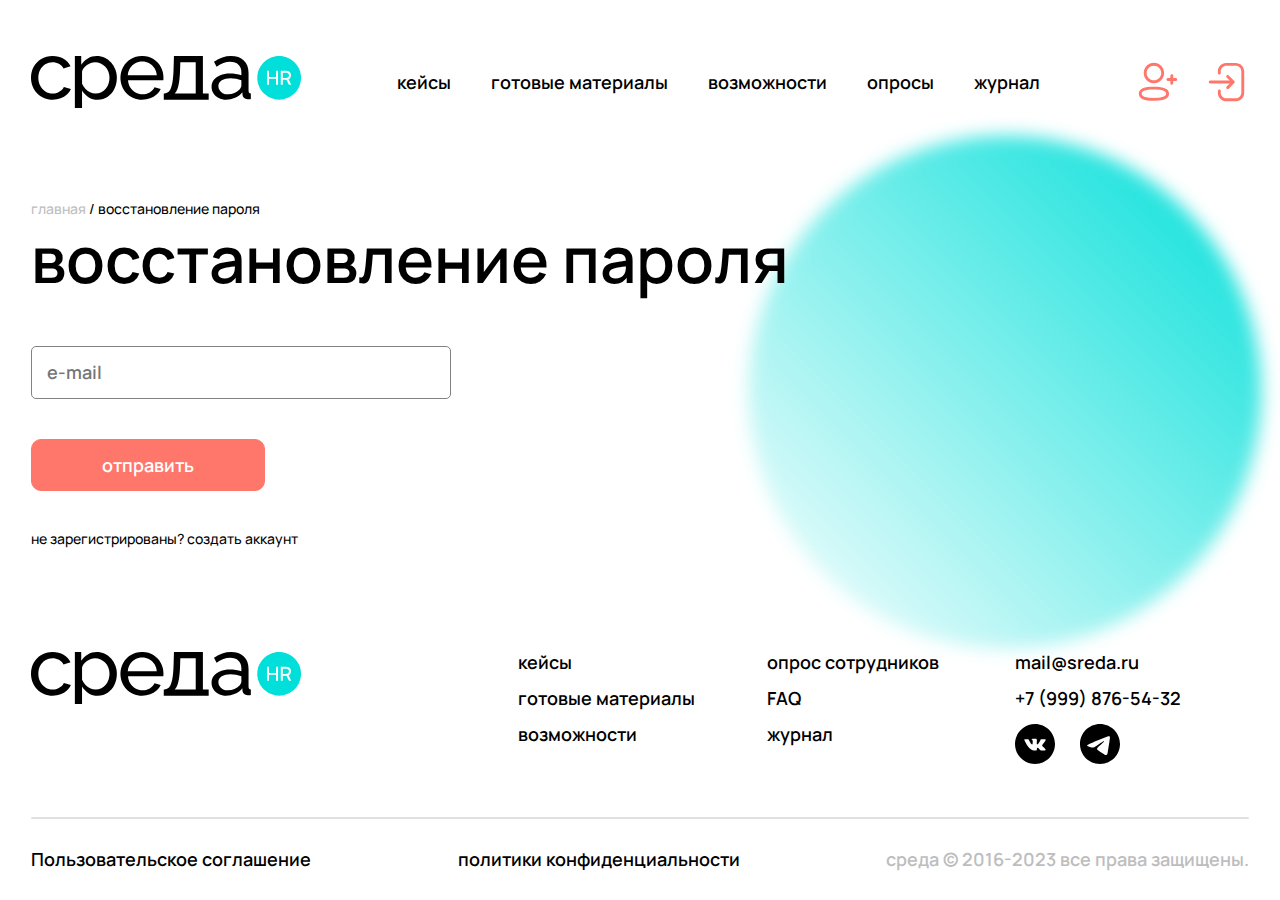
<file: recovery-pass.html>
<!DOCTYPE html>
<html lang="en">

<head>
    <meta charset="UTF-8">
    <meta http-equiv="X-UA-Compatible" content="IE=edge">
    <meta name="viewport" content="width=device-width, initial-scale=1.0">

    <title>восстановление пароля</title>

    <link rel="stylesheet" href="./styles/main.css">
</head>

<body>
    <header class="header">
        <div class="header__content wrapper">
            <a href="./../index.html" class="header__content-logo"></a>

            <div class="header__content-list laptop-disable">
                <a href="" class="header__content-list-item">кейсы</a>
                <a href="" class="header__content-list-item">готовые материалы</a>
                <a href="" class="header__content-list-item">возможности</a>
                <a href="" class="header__content-list-item">опросы</a>
                <a href="" class="header__content-list-item">журнал</a>
            </div>

            <div class="header__content-menu">
                <svg class="header__content-menu-icon phone-disable">
                    <use xlink:href="./../assets/svg/sprite.svg#icon-user-regist"></use>
                </svg>

                <svg class="header__content-menu-icon phone-disable">
                    <use xlink:href="./../assets/svg/sprite.svg#icon-exit"></use>
                </svg>

                <div class="header__content-menu-phone" onclick="chengeHeaderMenu()">
                    <svg class="header__content-menu-icon header__content-menu-phone-icon">
                        <use xlink:href="./../assets/svg/sprite.svg#icon-menu"></use>
                    </svg>
                </div>
            </div>

            <div class="header__content-modal disable">
                <div class="header__content-modal-header">
                    <a href="./../index.html" class="header__content-modal-header-logo"></a>

                    <svg class="header__content-modal-header-close" onclick="chengeHeaderMenu()">
                        <use xlink:href="./../assets/svg/sprite.svg#icon-close"></use>
                    </svg>
                </div>

                <div class="header__content-modal-list">
                    <a href="#">кейсы</a>
                    <a href="#">готовые материалы</a>
                    <a href="#">возможности</a>
                    <a href="#">опросы</a>
                    <a href="#">журнал</a>
                </div>

                <div class="header__content-menu disable phone-enable">
                    <svg class="header__content-menu-icon">
                        <use xlink:href="./../assets/svg/sprite.svg#icon-user-regist"></use>
                    </svg>
    
                    <svg class="header__content-menu-icon">
                        <use xlink:href="./../assets/svg/sprite.svg#icon-exit"></use>
                    </svg>
                </div>

                <div class="header__content-modal-footer">
                    <a class="header__content-modal-footer-link" href="mailto:mail@sreda.ru">mail@sreda.ru</a>
                    <a class="header__content-modal-footer-link" href="tel:+79998765432">+7 (999) 876-54-32</a>
                    <div class="header__content-modal-footer-icons">
                        <a href="">
                            <svg class="header__content-modal-header-close">
                                <use xlink:href="./../assets/svg/sprite.svg#icon-vk"></use>
                            </svg>
                        </a>

                        <a href="">
                            <svg class="header__content-modal-header-close">
                                <use xlink:href="./../assets/svg/sprite.svg#icon-telegram"></use>
                            </svg>
                        </a>
                    </div>
                </div>
            </div>
        </div>

    </header>

    <div class="sub-header">
        <div class="bread-crumbs wrapper">
            <div class="bread-crumbs-wrap">
                <a class="bread-crumbs__link" href="./index.html">Главная </a>
                <p class="bread-crumbs__text">/ восстановление пароля</p>
            </div>
        </div>
    
        <h1 class="wrapper">восстановление пароля</h1>
    </div>

    <main class="main">
        <form class="form wrapper" action="">
            <div class="form__inputs">
                <input class="form__input" type="email" placeholder="e-mail" required>
            </div>

            <button class="form__button button">отправить</button>

            <a 
                class="form__text" 
                href="./registration.html"
            >Не зарегистрированы? Создать аккаунт</a>

            <img 
                class="form__background" 
                src="./assets/svg/page-form-background.svg" 
                alt="page-form-background"
            >
        </form>
    </main>

    <footer class="footer">
        <div class="footer-wrap wrapper">
            <a href="./index.html" class="footer__logo"></a>

            <div class="footer__links">
                <a class="footer__links-link" href="">кейсы</a>
                <a class="footer__links-link" href="">готовые материалы</a>
                <a class="footer__links-link" href="">возможности</a>
                <a class="footer__links-link" href="">опрос сотрудников</a>
                <a class="footer__links-link" href="">FAQ</a>
                <a class="footer__links-link" href="">журнал</a>
                <a class="footer__links-link footer__links-link--margin" href="mailto:mail@sreda.ru">mail@sreda.ru</a>
                <a class="footer__links-link" href="tel:+79998765432">+7 (999) 876-54-32</a>

                <div class="footer__links-link-wrap">
                    <a class="footer__links-link" href="">
                        <svg class="footer__links-link-svg">
                            <use xlink:href="./../assets/svg/sprite.svg#icon-vk"></use>
                        </svg>
                    </a>

                    <a class="footer__links-link" href="">
                        <svg class="footer__links-link-svg">
                            <use xlink:href="./../assets/svg/sprite.svg#icon-telegram"></use>
                        </svg>
                    </a>
                </div>
            </div>
        </div>

        <div class="wrapper">
            <div class="line"></div>
        </div>

        <div class="footer__agreement wrapper">
            <a class="footer__agreement-link" href="">Пользовательское соглашение</a>
            <a class="footer__agreement-link" href="">политики конфиденциальности</a>
            <p class="footer__agreement-copy">среда &copy; 2016-2023 все права защищены.</p>
        </div>
    </footer>

    <script src="./scripts/script.js"></script>

    <!-- Yandex.Metrika counter -->
    <script type="text/javascript" >
        (function(m,e,t,r,i,k,a){m[i]=m[i]||function(){(m[i].a=m[i].a||[]).push(arguments)};
        m[i].l=1*new Date();
        for (var j = 0; j < document.scripts.length; j++) {if (document.scripts[j].src === r) { return; }}
        k=e.createElement(t),a=e.getElementsByTagName(t)[0],k.async=1,k.src=r,a.parentNode.insertBefore(k,a)})
        (window, document, "script", "https://mc.yandex.ru/metrika/tag.js", "ym");
    
        ym(89891702, "init", {
            clickmap:true,
            trackLinks:true,
            accurateTrackBounce:true,
            webvisor:true
        });
    </script>
    <noscript><div><img src="https://mc.yandex.ru/watch/89891702" style="position:absolute; left:-9999px;" alt="" /></div></noscript>
    <!-- /Yandex.Metrika counter -->
</body>

</html>
</file>
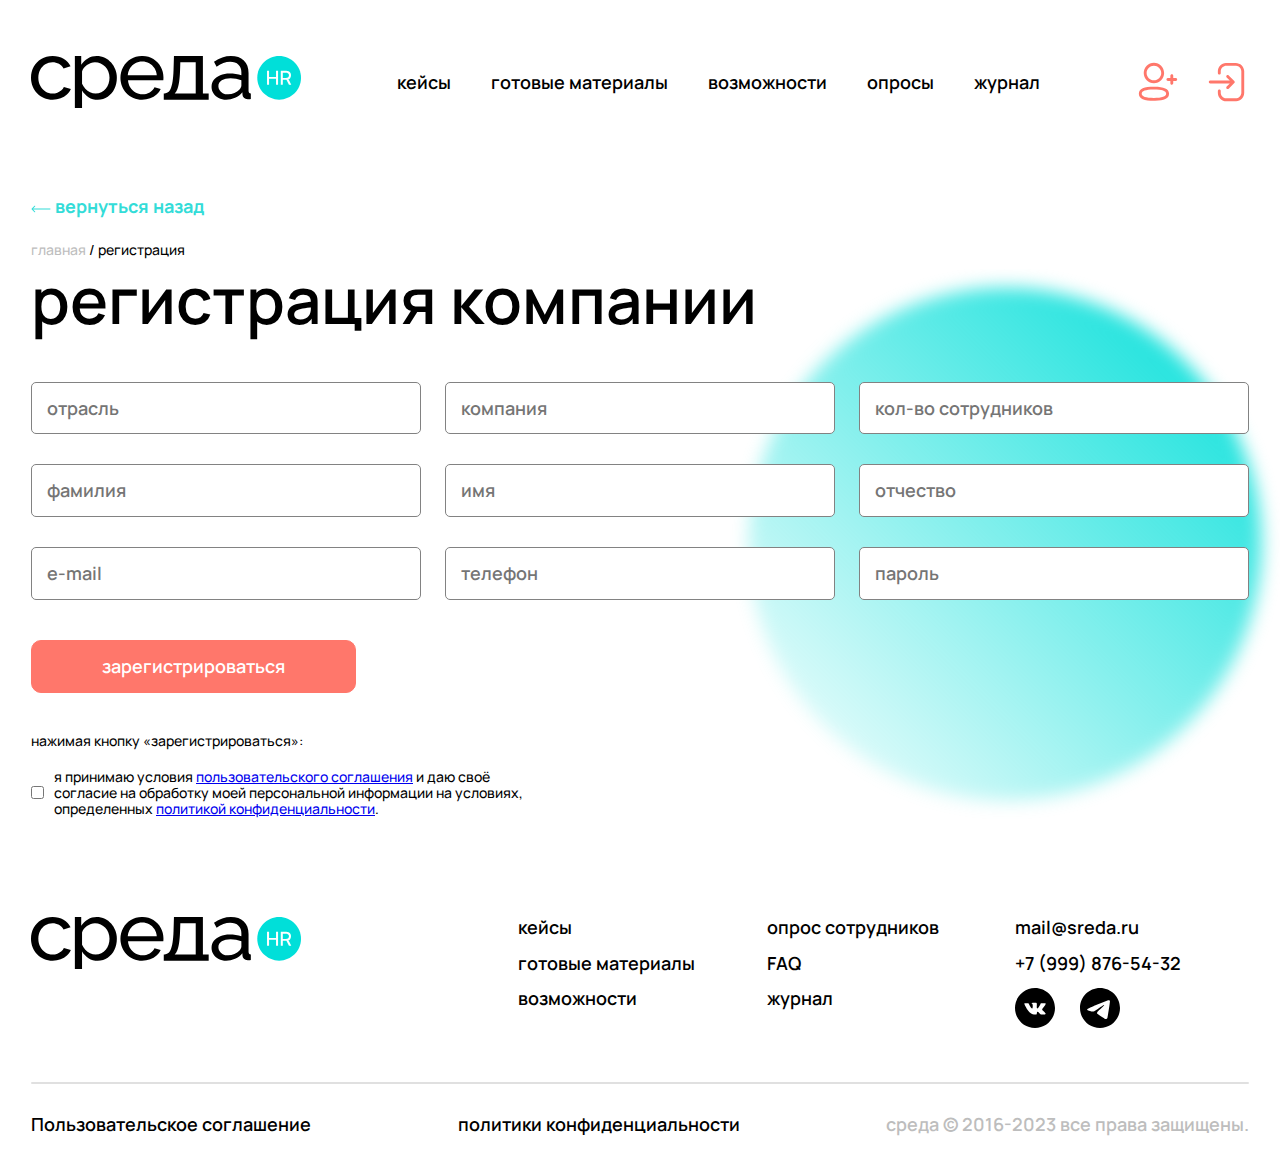
<file: registration-company.html>
<!DOCTYPE html>
<html lang="en">

<head>
    <meta charset="UTF-8">
    <meta http-equiv="X-UA-Compatible" content="IE=edge">
    <meta name="viewport" content="width=device-width, initial-scale=1.0">

    <title>регистрация компании</title>

    <link rel="stylesheet" href="./styles/main.css">
</head>

<body>
    <header class="header">
        <div class="header__content wrapper">
            <a href="./../index.html" class="header__content-logo"></a>

            <div class="header__content-list laptop-disable">
                <a href="" class="header__content-list-item">кейсы</a>
                <a href="" class="header__content-list-item">готовые материалы</a>
                <a href="" class="header__content-list-item">возможности</a>
                <a href="" class="header__content-list-item">опросы</a>
                <a href="" class="header__content-list-item">журнал</a>
            </div>

            <div class="header__content-menu">
                <svg class="header__content-menu-icon phone-disable">
                    <use xlink:href="./../assets/svg/sprite.svg#icon-user-regist"></use>
                </svg>

                <svg class="header__content-menu-icon phone-disable">
                    <use xlink:href="./../assets/svg/sprite.svg#icon-exit"></use>
                </svg>

                <div class="header__content-menu-phone" onclick="chengeHeaderMenu()">
                    <svg class="header__content-menu-icon header__content-menu-phone-icon">
                        <use xlink:href="./../assets/svg/sprite.svg#icon-menu"></use>
                    </svg>
                </div>
            </div>

            <div class="header__content-modal disable">
                <div class="header__content-modal-header">
                    <a href="./../index.html" class="header__content-modal-header-logo"></a>

                    <svg class="header__content-modal-header-close" onclick="chengeHeaderMenu()">
                        <use xlink:href="./../assets/svg/sprite.svg#icon-close"></use>
                    </svg>
                </div>

                <div class="header__content-modal-list">
                    <a href="#">кейсы</a>
                    <a href="#">готовые материалы</a>
                    <a href="#">возможности</a>
                    <a href="#">опросы</a>
                    <a href="#">журнал</a>
                </div>

                <div class="header__content-menu disable phone-enable">
                    <svg class="header__content-menu-icon">
                        <use xlink:href="./../assets/svg/sprite.svg#icon-user-regist"></use>
                    </svg>
    
                    <svg class="header__content-menu-icon">
                        <use xlink:href="./../assets/svg/sprite.svg#icon-exit"></use>
                    </svg>
                </div>

                <div class="header__content-modal-footer">
                    <a class="header__content-modal-footer-link" href="mailto:mail@sreda.ru">mail@sreda.ru</a>
                    <a class="header__content-modal-footer-link" href="tel:+79998765432">+7 (999) 876-54-32</a>
                    <div class="header__content-modal-footer-icons">
                        <a href="">
                            <svg class="header__content-modal-header-close">
                                <use xlink:href="./../assets/svg/sprite.svg#icon-vk"></use>
                            </svg>
                        </a>

                        <a href="">
                            <svg class="header__content-modal-header-close">
                                <use xlink:href="./../assets/svg/sprite.svg#icon-telegram"></use>
                            </svg>
                        </a>
                    </div>
                </div>
            </div>
        </div>

    </header>

    <div class="sub-header">
        <div class="bread-crumbs wrapper">
            <a class="bread-crumbs__return" href="./login.html">
                <svg class="bread-crumbs__return-svg">
                    <use xlink:href="./../assets/svg/sprite.svg#icon-arrow-link"></use>
                </svg>
    
                вернуться назад
            </a>

            <div class="bread-crumbs-wrap">
                <a class="bread-crumbs__link" href="./index.html">Главная </a>
                <p class="bread-crumbs__text">/ регистрация</p>
            </div>
        </div>
    
        <h1 class="wrapper">регистрация компании</h1>
    </div>

    <main class="main">
        <form class="form wrapper" action="">
            <div class="form__inputs form__inputs--grid-3">
                <input class="form__input" type="text" placeholder="отрасль" required>
                <input class="form__input" type="text" placeholder="Компания" required>
                <input class="form__input" type="number" placeholder="кол-во сотрудников" required>

                <input class="form__input" type="text" placeholder="фамилия" required>
                <input class="form__input" type="text" placeholder="имя" required>
                <input class="form__input" type="text" placeholder="отчество" required>

                <input class="form__input" type="email" placeholder="e-mail" required>
                <input class="form__input" type="tel" placeholder="телефон" required>
                <input class="form__input" type="password" placeholder="пароль" required>
            </div>

            <button class="form__button button">зарегистрироваться</button>


            <p class="form__text"> Нажимая кнопку «Зарегистрироваться»: </p>
            <label class="form__checkbox">
                <input type="checkbox"> 
                
                <p>
                    Я принимаю условия <a href="#">Пользовательского соглашения</a> и даю своё согласие на обработку моей персональной информации на условиях, определенных <a href="#">Политикой конфиденциальности</a>.
                </p>
            </label>

            <img 
                class="form__background" 
                src="./assets/svg/page-form-background.svg" 
                alt="page-form-background"
            >
        </form>
    </main>

    <footer class="footer">
        <div class="footer-wrap wrapper">
            <a href="./index.html" class="footer__logo"></a>

            <div class="footer__links">
                <a class="footer__links-link" href="">кейсы</a>
                <a class="footer__links-link" href="">готовые материалы</a>
                <a class="footer__links-link" href="">возможности</a>
                <a class="footer__links-link" href="">опрос сотрудников</a>
                <a class="footer__links-link" href="">FAQ</a>
                <a class="footer__links-link" href="">журнал</a>
                <a class="footer__links-link footer__links-link--margin" href="mailto:mail@sreda.ru">mail@sreda.ru</a>
                <a class="footer__links-link" href="tel:+79998765432">+7 (999) 876-54-32</a>

                <div class="footer__links-link-wrap">
                    <a class="footer__links-link" href="">
                        <svg class="footer__links-link-svg">
                            <use xlink:href="./../assets/svg/sprite.svg#icon-vk"></use>
                        </svg>
                    </a>

                    <a class="footer__links-link" href="">
                        <svg class="footer__links-link-svg">
                            <use xlink:href="./../assets/svg/sprite.svg#icon-telegram"></use>
                        </svg>
                    </a>
                </div>
            </div>
        </div>

        <div class="wrapper">
            <div class="line"></div>
        </div>

        <div class="footer__agreement wrapper">
            <a class="footer__agreement-link" href="">Пользовательское соглашение</a>
            <a class="footer__agreement-link" href="">политики конфиденциальности</a>
            <p class="footer__agreement-copy">среда &copy; 2016-2023 все права защищены.</p>
        </div>
    </footer>

    <script src="./scripts/script.js"></script>

    <!-- Yandex.Metrika counter -->
    <script type="text/javascript" >
        (function(m,e,t,r,i,k,a){m[i]=m[i]||function(){(m[i].a=m[i].a||[]).push(arguments)};
        m[i].l=1*new Date();
        for (var j = 0; j < document.scripts.length; j++) {if (document.scripts[j].src === r) { return; }}
        k=e.createElement(t),a=e.getElementsByTagName(t)[0],k.async=1,k.src=r,a.parentNode.insertBefore(k,a)})
        (window, document, "script", "https://mc.yandex.ru/metrika/tag.js", "ym");
    
        ym(89891702, "init", {
            clickmap:true,
            trackLinks:true,
            accurateTrackBounce:true,
            webvisor:true
        });
    </script>
    <noscript><div><img src="https://mc.yandex.ru/watch/89891702" style="position:absolute; left:-9999px;" alt="" /></div></noscript>
    <!-- /Yandex.Metrika counter -->
</body>

</html>
</file>
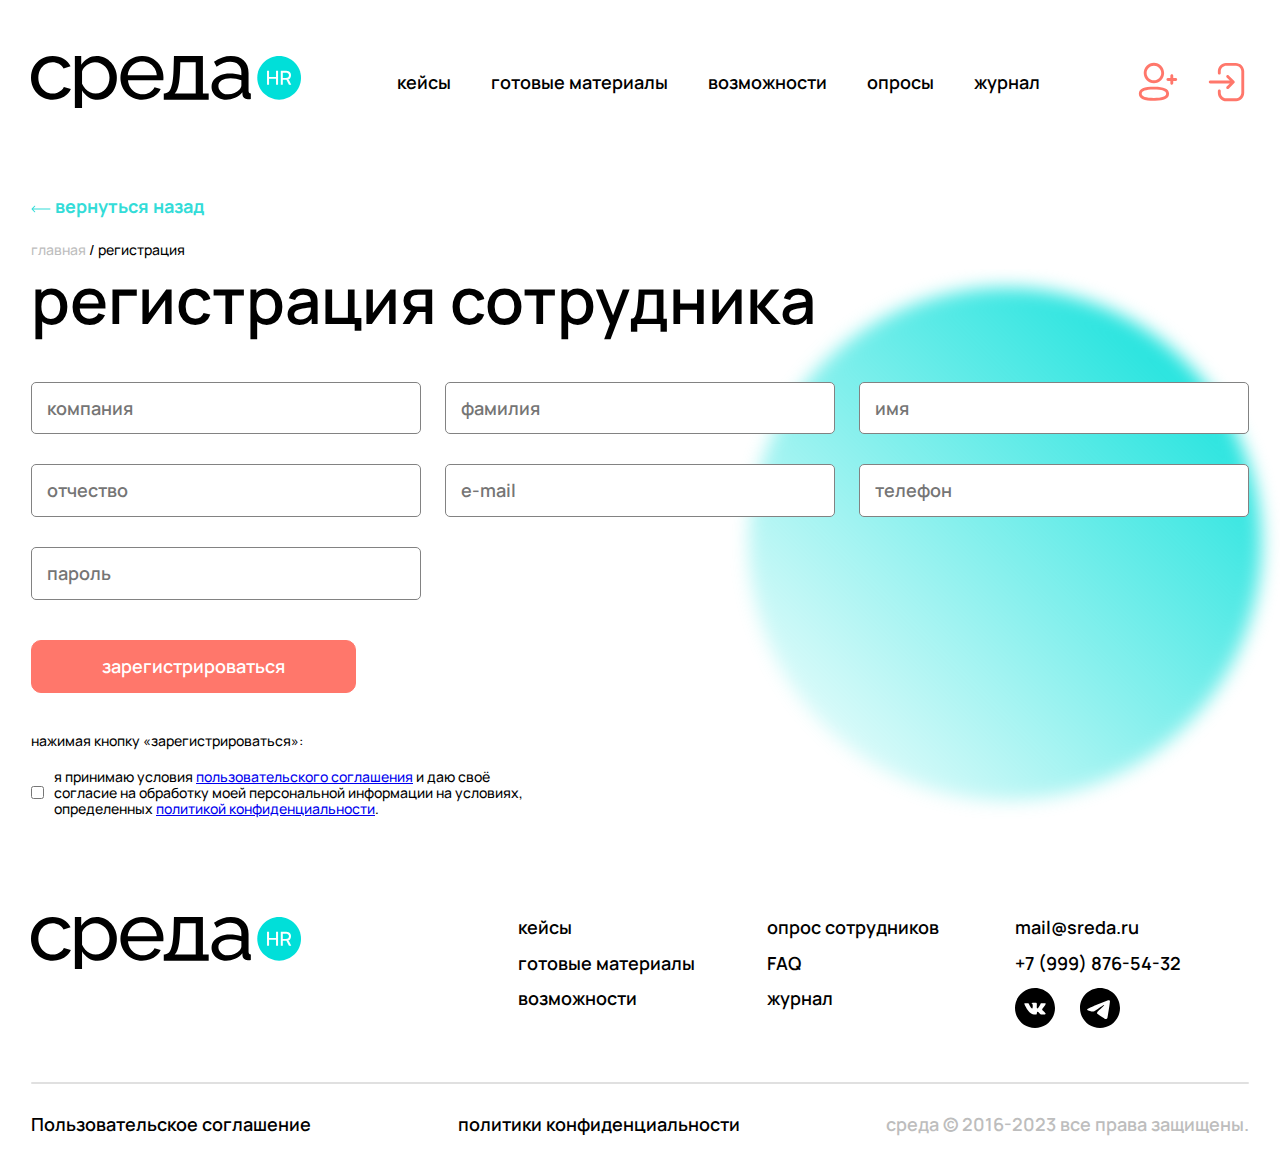
<file: registration-employee.html>
<!DOCTYPE html>
<html lang="en">

<head>
    <meta charset="UTF-8">
    <meta http-equiv="X-UA-Compatible" content="IE=edge">
    <meta name="viewport" content="width=device-width, initial-scale=1.0">

    <title>регистрация сотрудника</title>

    <link rel="stylesheet" href="./styles/main.css">
</head>

<body>
    <header class="header">
        <div class="header__content wrapper">
            <a href="./../index.html" class="header__content-logo"></a>

            <div class="header__content-list laptop-disable">
                <a href="" class="header__content-list-item">кейсы</a>
                <a href="" class="header__content-list-item">готовые материалы</a>
                <a href="" class="header__content-list-item">возможности</a>
                <a href="" class="header__content-list-item">опросы</a>
                <a href="" class="header__content-list-item">журнал</a>
            </div>

            <div class="header__content-menu">
                <svg class="header__content-menu-icon phone-disable">
                    <use xlink:href="./../assets/svg/sprite.svg#icon-user-regist"></use>
                </svg>

                <svg class="header__content-menu-icon phone-disable">
                    <use xlink:href="./../assets/svg/sprite.svg#icon-exit"></use>
                </svg>

                <div class="header__content-menu-phone" onclick="chengeHeaderMenu()">
                    <svg class="header__content-menu-icon header__content-menu-phone-icon">
                        <use xlink:href="./../assets/svg/sprite.svg#icon-menu"></use>
                    </svg>
                </div>
            </div>

            <div class="header__content-modal disable">
                <div class="header__content-modal-header">
                    <a href="./../index.html" class="header__content-modal-header-logo"></a>

                    <svg class="header__content-modal-header-close" onclick="chengeHeaderMenu()">
                        <use xlink:href="./../assets/svg/sprite.svg#icon-close"></use>
                    </svg>
                </div>

                <div class="header__content-modal-list">
                    <a href="#">кейсы</a>
                    <a href="#">готовые материалы</a>
                    <a href="#">возможности</a>
                    <a href="#">опросы</a>
                    <a href="#">журнал</a>
                </div>

                <div class="header__content-menu disable phone-enable">
                    <svg class="header__content-menu-icon">
                        <use xlink:href="./../assets/svg/sprite.svg#icon-user-regist"></use>
                    </svg>
    
                    <svg class="header__content-menu-icon">
                        <use xlink:href="./../assets/svg/sprite.svg#icon-exit"></use>
                    </svg>
                </div>

                <div class="header__content-modal-footer">
                    <a class="header__content-modal-footer-link" href="mailto:mail@sreda.ru">mail@sreda.ru</a>
                    <a class="header__content-modal-footer-link" href="tel:+79998765432">+7 (999) 876-54-32</a>
                    <div class="header__content-modal-footer-icons">
                        <a href="">
                            <svg class="header__content-modal-header-close">
                                <use xlink:href="./../assets/svg/sprite.svg#icon-vk"></use>
                            </svg>
                        </a>

                        <a href="">
                            <svg class="header__content-modal-header-close">
                                <use xlink:href="./../assets/svg/sprite.svg#icon-telegram"></use>
                            </svg>
                        </a>
                    </div>
                </div>
            </div>
        </div>

    </header>

    <div class="sub-header">
        <div class="bread-crumbs wrapper">
            <a class="bread-crumbs__return" href="./login.html">
                <svg class="bread-crumbs__return-svg">
                    <use xlink:href="./../assets/svg/sprite.svg#icon-arrow-link"></use>
                </svg>
    
                вернуться назад
            </a>

            <div class="bread-crumbs-wrap">
                <a class="bread-crumbs__link" href="./index.html">Главная </a>
                <p class="bread-crumbs__text">/ регистрация</p>
            </div>
        </div>
    
        <h1 class="wrapper">регистрация сотрудника</h1>
    </div>

    <main class="main">
        <form class="form wrapper" action="">
            <div class="form__inputs form__inputs--grid-3">
                <input class="form__input" type="text" placeholder="Компания" required>
                <input class="form__input" type="text" placeholder="фамилия" required>
                <input class="form__input" type="text" placeholder="имя" required>
                <input class="form__input" type="text" placeholder="отчество" required>
                <input class="form__input" type="email" placeholder="e-mail" required>
                <input class="form__input" type="tel" placeholder="телефон" required>
                <input class="form__input" type="password" placeholder="пароль" required>
            </div>

            <button class="form__button button">зарегистрироваться</button>


            <p class="form__text"> Нажимая кнопку «Зарегистрироваться»: </p>
            <label class="form__checkbox">
                <input type="checkbox"> 
                
                <p>
                    Я принимаю условия <a href="#">Пользовательского соглашения</a> и даю своё согласие на обработку моей персональной информации на условиях, определенных <a href="#">Политикой конфиденциальности</a>.
                </p>
            </label>

            <img 
                class="form__background" 
                src="./assets/svg/page-form-background.svg" 
                alt="page-form-background"
            >
        </form>
    </main>

    <footer class="footer">
        <div class="footer-wrap wrapper">
            <a href="./index.html" class="footer__logo"></a>

            <div class="footer__links">
                <a class="footer__links-link" href="">кейсы</a>
                <a class="footer__links-link" href="">готовые материалы</a>
                <a class="footer__links-link" href="">возможности</a>
                <a class="footer__links-link" href="">опрос сотрудников</a>
                <a class="footer__links-link" href="">FAQ</a>
                <a class="footer__links-link" href="">журнал</a>
                <a class="footer__links-link footer__links-link--margin" href="mailto:mail@sreda.ru">mail@sreda.ru</a>
                <a class="footer__links-link" href="tel:+79998765432">+7 (999) 876-54-32</a>

                <div class="footer__links-link-wrap">
                    <a class="footer__links-link" href="">
                        <svg class="footer__links-link-svg">
                            <use xlink:href="./../assets/svg/sprite.svg#icon-vk"></use>
                        </svg>
                    </a>

                    <a class="footer__links-link" href="">
                        <svg class="footer__links-link-svg">
                            <use xlink:href="./../assets/svg/sprite.svg#icon-telegram"></use>
                        </svg>
                    </a>
                </div>
            </div>
        </div>

        <div class="wrapper">
            <div class="line"></div>
        </div>

        <div class="footer__agreement wrapper">
            <a class="footer__agreement-link" href="">Пользовательское соглашение</a>
            <a class="footer__agreement-link" href="">политики конфиденциальности</a>
            <p class="footer__agreement-copy">среда &copy; 2016-2023 все права защищены.</p>
        </div>
    </footer>

    <script src="./scripts/script.js"></script>

    <!-- Yandex.Metrika counter -->
    <script type="text/javascript" >
        (function(m,e,t,r,i,k,a){m[i]=m[i]||function(){(m[i].a=m[i].a||[]).push(arguments)};
        m[i].l=1*new Date();
        for (var j = 0; j < document.scripts.length; j++) {if (document.scripts[j].src === r) { return; }}
        k=e.createElement(t),a=e.getElementsByTagName(t)[0],k.async=1,k.src=r,a.parentNode.insertBefore(k,a)})
        (window, document, "script", "https://mc.yandex.ru/metrika/tag.js", "ym");
    
        ym(89891702, "init", {
            clickmap:true,
            trackLinks:true,
            accurateTrackBounce:true,
            webvisor:true
        });
    </script>
    <noscript><div><img src="https://mc.yandex.ru/watch/89891702" style="position:absolute; left:-9999px;" alt="" /></div></noscript>
    <!-- /Yandex.Metrika counter -->
</body>

</html>
</file>
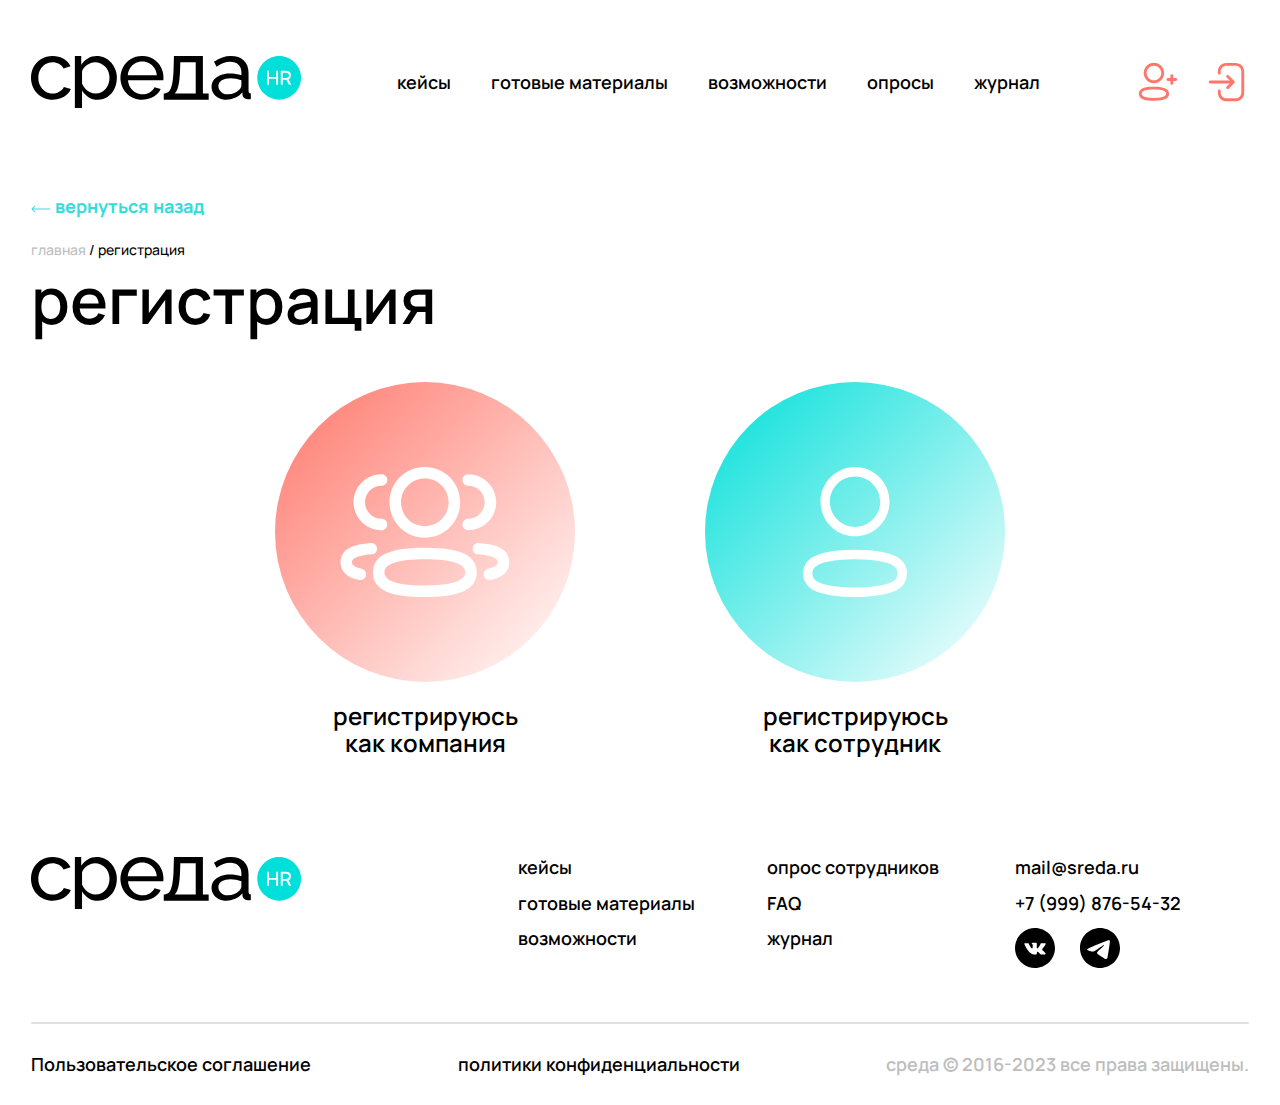
<file: registration.html>
<!DOCTYPE html>
<html lang="en">

<head>
    <meta charset="UTF-8">
    <meta http-equiv="X-UA-Compatible" content="IE=edge">
    <meta name="viewport" content="width=device-width, initial-scale=1.0">

    <title>регистрация</title>

    <link rel="stylesheet" href="./../styles/main.css">
    <link rel="stylesheet" href="./styles/pages/page-registration.css">
</head>

<body>
    <header class="header">
        <div class="header__content wrapper">
            <a href="./../index.html" class="header__content-logo"></a>

            <div class="header__content-list laptop-disable">
                <a href="" class="header__content-list-item">кейсы</a>
                <a href="" class="header__content-list-item">готовые материалы</a>
                <a href="" class="header__content-list-item">возможности</a>
                <a href="" class="header__content-list-item">опросы</a>
                <a href="" class="header__content-list-item">журнал</a>
            </div>

            <div class="header__content-menu">
                <svg class="header__content-menu-icon phone-disable">
                    <use xlink:href="./../assets/svg/sprite.svg#icon-user-regist"></use>
                </svg>

                <svg class="header__content-menu-icon phone-disable">
                    <use xlink:href="./../assets/svg/sprite.svg#icon-exit"></use>
                </svg>

                <div class="header__content-menu-phone" onclick="chengeHeaderMenu()">
                    <svg class="header__content-menu-icon header__content-menu-phone-icon">
                        <use xlink:href="./../assets/svg/sprite.svg#icon-menu"></use>
                    </svg>
                </div>
            </div>

            <div class="header__content-modal disable">
                <div class="header__content-modal-header">
                    <a href="./../index.html" class="header__content-modal-header-logo"></a>

                    <svg class="header__content-modal-header-close" onclick="chengeHeaderMenu()">
                        <use xlink:href="./../assets/svg/sprite.svg#icon-close"></use>
                    </svg>
                </div>

                <div class="header__content-modal-list">
                    <a href="#">кейсы</a>
                    <a href="#">готовые материалы</a>
                    <a href="#">возможности</a>
                    <a href="#">опросы</a>
                    <a href="#">журнал</a>
                </div>

                <div class="header__content-menu disable phone-enable">
                    <svg class="header__content-menu-icon">
                        <use xlink:href="./../assets/svg/sprite.svg#icon-user-regist"></use>
                    </svg>
    
                    <svg class="header__content-menu-icon">
                        <use xlink:href="./../assets/svg/sprite.svg#icon-exit"></use>
                    </svg>
                </div>

                <div class="header__content-modal-footer">
                    <a class="header__content-modal-footer-link" href="mailto:mail@sreda.ru">mail@sreda.ru</a>
                    <a class="header__content-modal-footer-link" href="tel:+79998765432">+7 (999) 876-54-32</a>
                    <div class="header__content-modal-footer-icons">
                        <a href="">
                            <svg class="header__content-modal-header-close">
                                <use xlink:href="./../assets/svg/sprite.svg#icon-vk"></use>
                            </svg>
                        </a>

                        <a href="">
                            <svg class="header__content-modal-header-close">
                                <use xlink:href="./../assets/svg/sprite.svg#icon-telegram"></use>
                            </svg>
                        </a>
                    </div>
                </div>
            </div>
        </div>

    </header>

    <div class="sub-header">
        <div class="bread-crumbs wrapper">
            <a class="bread-crumbs__return" href="./registration.html">
                <svg class="bread-crumbs__return-svg">
                    <use xlink:href="./../assets/svg/sprite.svg#icon-arrow-link"></use>
                </svg>
    
                вернуться назад
            </a>

            <div class="bread-crumbs-wrap">
                <a class="bread-crumbs__link" href="./index.html">Главная </a>
                <p class="bread-crumbs__text">/ регистрация</p>
            </div>
        </div>
    
        <h1 class="wrapper">регистрация</h1>
    </div>

    <main class="main">
        <section class="section-rigistr wrapper">
            <a href="./registration-company.html" class="section-rigistr__item">
                <div class="section-rigistr__item-svg-container section-rigistr__item-svg-container--company">
                    <svg class="section-rigistr__item-svg">
                        <use xlink:href="./assets/svg/sprite.svg#icon-company"></use>
                    </svg>
                </div>

                <p class="section-rigistr__item-text">регистрируюсь </br> как компания</p>
            </a>

            <a href="./registration-employee.html" class="section-rigistr__item">
                <div class="section-rigistr__item-svg-container section-rigistr__item-svg-container--employee">
                    <svg class="section-rigistr__item-svg">
                        <use xlink:href="./assets/svg/sprite.svg#icon-employee"></use>
                    </svg>
                </div>

                <p class="section-rigistr__item-text">регистрируюсь </br> как сотрудник</p>
            </a>
        </section>
    </main>

    <footer class="footer">
        <div class="footer-wrap wrapper">
            <a href="./index.html" class="footer__logo"></a>

            <div class="footer__links">
                <a class="footer__links-link" href="">кейсы</a>
                <a class="footer__links-link" href="">готовые материалы</a>
                <a class="footer__links-link" href="">возможности</a>
                <a class="footer__links-link" href="">опрос сотрудников</a>
                <a class="footer__links-link" href="">FAQ</a>
                <a class="footer__links-link" href="">журнал</a>
                <a class="footer__links-link footer__links-link--margin" href="mailto:mail@sreda.ru">mail@sreda.ru</a>
                <a class="footer__links-link" href="tel:+79998765432">+7 (999) 876-54-32</a>

                <div class="footer__links-link-wrap">
                    <a class="footer__links-link" href="">
                        <svg class="footer__links-link-svg">
                            <use xlink:href="./../assets/svg/sprite.svg#icon-vk"></use>
                        </svg>
                    </a>

                    <a class="footer__links-link" href="">
                        <svg class="footer__links-link-svg">
                            <use xlink:href="./../assets/svg/sprite.svg#icon-telegram"></use>
                        </svg>
                    </a>
                </div>
            </div>
        </div>

        <div class="wrapper">
            <div class="line"></div>
        </div>

        <div class="footer__agreement wrapper">
            <a class="footer__agreement-link" href="">Пользовательское соглашение</a>
            <a class="footer__agreement-link" href="">политики конфиденциальности</a>
            <p class="footer__agreement-copy">среда &copy; 2016-2023 все права защищены.</p>
        </div>
    </footer>

    <script src="./scripts/script.js"></script>

    <!-- Yandex.Metrika counter -->
    <script type="text/javascript" >
        (function(m,e,t,r,i,k,a){m[i]=m[i]||function(){(m[i].a=m[i].a||[]).push(arguments)};
        m[i].l=1*new Date();
        for (var j = 0; j < document.scripts.length; j++) {if (document.scripts[j].src === r) { return; }}
        k=e.createElement(t),a=e.getElementsByTagName(t)[0],k.async=1,k.src=r,a.parentNode.insertBefore(k,a)})
        (window, document, "script", "https://mc.yandex.ru/metrika/tag.js", "ym");
    
        ym(89891702, "init", {
            clickmap:true,
            trackLinks:true,
            accurateTrackBounce:true,
            webvisor:true
        });
    </script>
    <noscript><div><img src="https://mc.yandex.ru/watch/89891702" style="position:absolute; left:-9999px;" alt="" /></div></noscript>
    <!-- /Yandex.Metrika counter -->
</body>

</html>
</file>
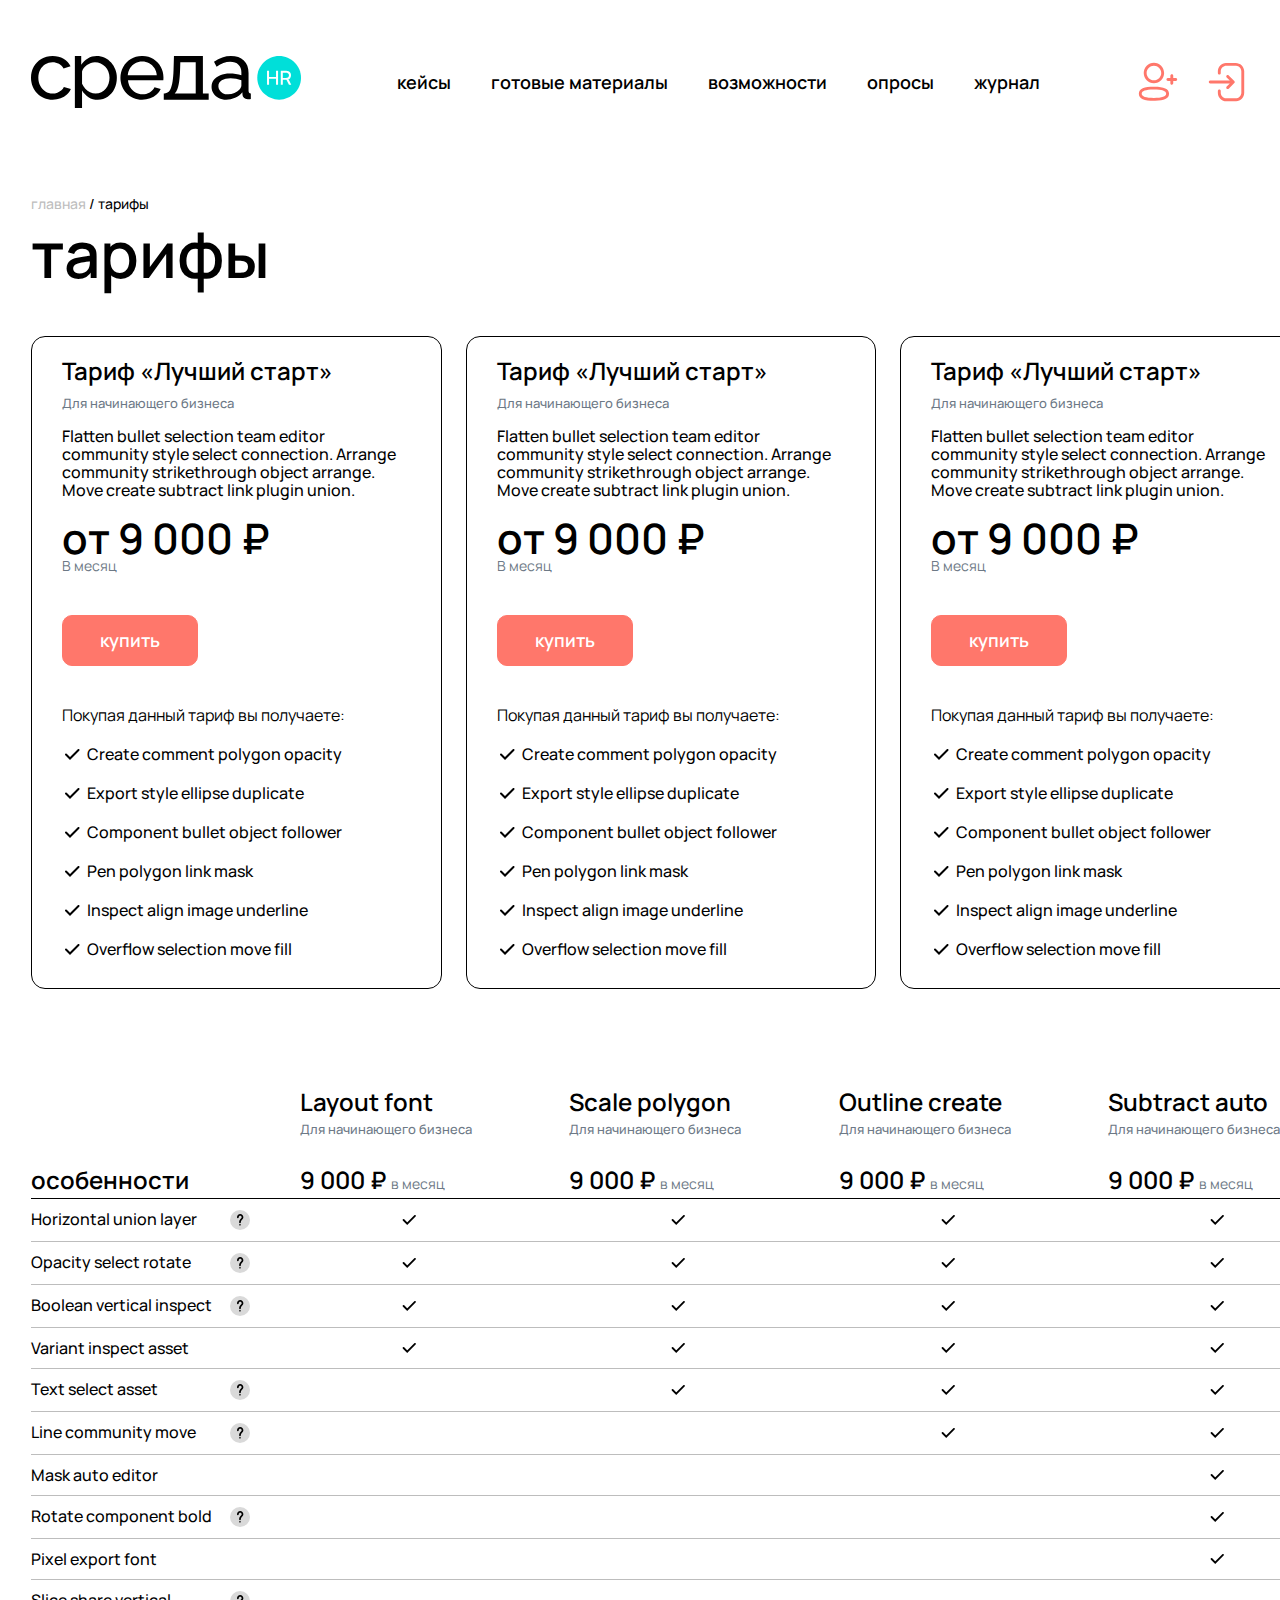
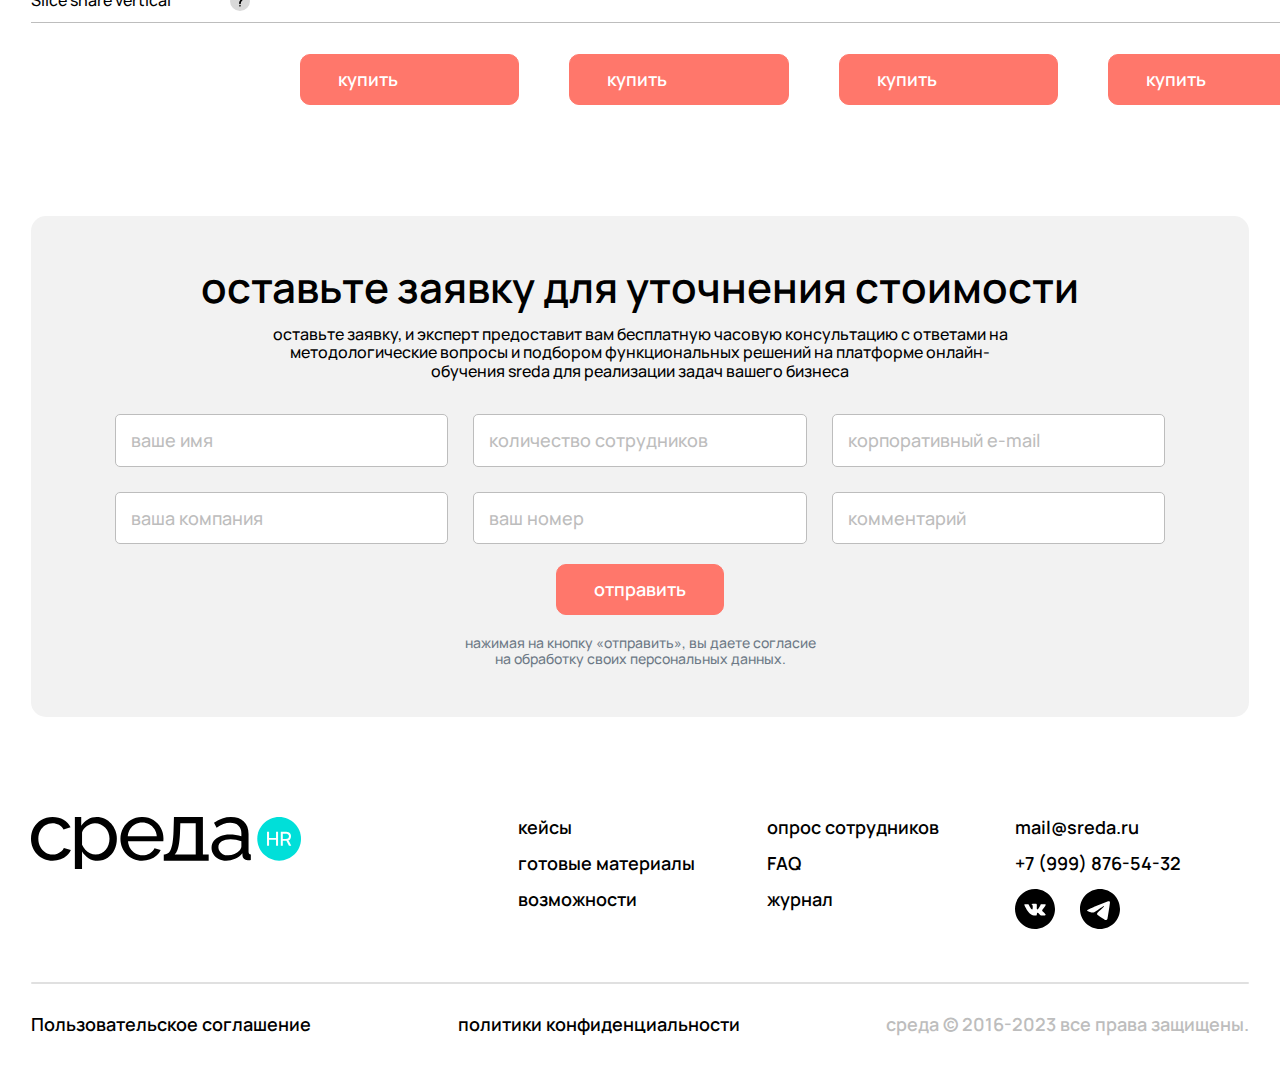
<file: tariff.html>
<!DOCTYPE html>
<html lang="en">

<head>
    <meta charset="UTF-8">
    <meta http-equiv="X-UA-Compatible" content="IE=edge">
    <meta name="viewport" content="width=device-width, initial-scale=1.0">

    <title>Tariff</title>

    <link rel="stylesheet" href="./styles/main.css">
    <link rel="stylesheet" href="./styles/pages/page-tariff.css">

    <link rel="stylesheet" href="./styles/components/slider.css">
</head>

<body>
    <header class="header">
        <div class="header__content wrapper">
            <a href="./index.html" class="header__content-logo"></a>

            <div class="header__content-list laptop-disable">
                <a href="" class="header__content-list-item">кейсы</a>
                <a href="" class="header__content-list-item">готовые материалы</a>
                <a href="" class="header__content-list-item">возможности</a>
                <a href="" class="header__content-list-item">опросы</a>
                <a href="" class="header__content-list-item">журнал</a>
            </div>

            <div class="header__content-menu">
                <svg class="header__content-menu-icon phone-disable">
                    <use xlink:href="./assets/svg/sprite.svg#icon-user-regist"></use>
                </svg>

                <svg class="header__content-menu-icon phone-disable">
                    <use xlink:href="./assets/svg/sprite.svg#icon-exit"></use>
                </svg>

                <div class="header__content-menu-phone" onclick="chengeHeaderMenu()">
                    <svg class="header__content-menu-icon header__content-menu-phone-icon">
                        <use xlink:href="./assets/svg/sprite.svg#icon-menu"></use>
                    </svg>
                </div>
            </div>

            <div class="header__content-modal disable">
                <div class="header__content-modal-header">
                    <a href="./index.html" class="header__content-modal-header-logo"></a>

                    <svg class="header__content-modal-header-close" onclick="chengeHeaderMenu()">
                        <use xlink:href="./assets/svg/sprite.svg#icon-close"></use>
                    </svg>
                </div>

                <div class="header__content-modal-list">
                    <a href="#">кейсы</a>
                    <a href="#">готовые материалы</a>
                    <a href="#">возможности</a>
                    <a href="#">опросы</a>
                    <a href="#">журнал</a>
                </div>

                <div class="header__content-menu disable phone-enable">
                    <svg class="header__content-menu-icon">
                        <use xlink:href="./assets/svg/sprite.svg#icon-user-regist"></use>
                    </svg>
    
                    <svg class="header__content-menu-icon">
                        <use xlink:href="./assets/svg/sprite.svg#icon-exit"></use>
                    </svg>
                </div>

                <div class="header__content-modal-footer">
                    <a class="header__content-modal-footer-link" href="mailto:mail@sreda.ru">mail@sreda.ru</a>
                    <a class="header__content-modal-footer-link" href="tel:+79998765432">+7 (999) 876-54-32</a>
                    <div class="header__content-modal-footer-icons">
                        <a href="">
                            <svg class="header__content-modal-header-close">
                                <use xlink:href="./assets/svg/sprite.svg#icon-vk"></use>
                            </svg>
                        </a>

                        <a href="">
                            <svg class="header__content-modal-header-close">
                                <use xlink:href="./assets/svg/sprite.svg#icon-telegram"></use>
                            </svg>
                        </a>
                    </div>
                </div>
            </div>
        </div>

    </header>

    <div class="sub-header">
        <div class="bread-crumbs wrapper">
            <div class="bread-crumbs-wrap">
                <a class="bread-crumbs__link" href="./index.html">Главная </a>
                <p class="bread-crumbs__text">/ тарифы</p>
            </div>
        </div>
    
        <h1 class="wrapper">тарифы</h1>
    </div>

    <main class="main">
        <section class="section-tariff wrapper--no-padding">
            <div 
                class="section-tariff__slider slider wrapper wrapper--no-padding" 
                items-count='{"0":3, "450":1.2, "768":1.4, "992":2.2, "1100":2.6}' 
                gap='24'
                padding="31"
                width-wrap="1296"
            >

                <div class="section-tariff__slider-line-wrap slider__line-wrap">
                    <div class="section-tariff__slider-line slider__line">
                        <div class="section-tariff__slider-line-item section-tariff__item slider__line-item">
                            <h2 class="section-tariff__item-title">Тариф «Лучший старт»</h2>
                            <p class="section-tariff__item-subtitle">Для начинающего бизнеса</p>

                            <p class="section-tariff__item-text">
                                Flatten bullet selection team editor community style select connection. Arrange community strikethrough object arrange. Move create subtract link plugin union.
                            </p>

                            <p class="section-tariff__item-price">от 9 000 ₽</p>
                            <p class="section-tariff__item-period">В месяц</p>

                            <button class="section-tariff__item-btn button">купить</button>

                            <p class="section-tariff__item-list-title">Покупая данный тариф вы получаете:</p>
                            <ul class="section-tariff__item-list">
                                <li class="section-tariff__item-list-item">Create comment polygon opacity</li>
                                <li class="section-tariff__item-list-item">Export style ellipse duplicate</li>
                                <li class="section-tariff__item-list-item">Component bullet object follower</li>
                                <li class="section-tariff__item-list-item">Pen polygon link mask</li>
                                <li class="section-tariff__item-list-item">Inspect align image underline</li>
                                <li class="section-tariff__item-list-item">Overflow selection move fill</li>
                            </ul>
                        </div>

                        <div class="section-tariff__slider-line-item section-tariff__item slider__line-item">
                            <h2 class="section-tariff__item-title">Тариф «Лучший старт»</h2>
                            <p class="section-tariff__item-subtitle">Для начинающего бизнеса</p>

                            <p class="section-tariff__item-text">
                                Flatten bullet selection team editor community style select connection. Arrange community strikethrough object arrange. Move create subtract link plugin union.
                            </p>

                            <p class="section-tariff__item-price">от 9 000 ₽</p>
                            <p class="section-tariff__item-period">В месяц</p>

                            <button class="section-tariff__item-btn button">купить</button>

                            <p class="section-tariff__item-list-title">Покупая данный тариф вы получаете:</p>
                            <ul class="section-tariff__item-list">
                                <li class="section-tariff__item-list-item">Create comment polygon opacity</li>
                                <li class="section-tariff__item-list-item">Export style ellipse duplicate</li>
                                <li class="section-tariff__item-list-item">Component bullet object follower</li>
                                <li class="section-tariff__item-list-item">Pen polygon link mask</li>
                                <li class="section-tariff__item-list-item">Inspect align image underline</li>
                                <li class="section-tariff__item-list-item">Overflow selection move fill</li>
                            </ul>
                        </div>

                        <div class="section-tariff__slider-line-item section-tariff__item slider__line-item">
                            <h2 class="section-tariff__item-title">Тариф «Лучший старт»</h2>
                            <p class="section-tariff__item-subtitle">Для начинающего бизнеса</p>

                            <p class="section-tariff__item-text">
                                Flatten bullet selection team editor community style select connection. Arrange community strikethrough object arrange. Move create subtract link plugin union.
                            </p>

                            <p class="section-tariff__item-price">от 9 000 ₽</p>
                            <p class="section-tariff__item-period">В месяц</p>

                            <button class="section-tariff__item-btn button">купить</button>

                            <p class="section-tariff__item-list-title">Покупая данный тариф вы получаете:</p>
                            <ul class="section-tariff__item-list">
                                <li class="section-tariff__item-list-item">Create comment polygon opacity</li>
                                <li class="section-tariff__item-list-item">Export style ellipse duplicate</li>
                                <li class="section-tariff__item-list-item">Component bullet object follower</li>
                                <li class="section-tariff__item-list-item">Pen polygon link mask</li>
                                <li class="section-tariff__item-list-item">Inspect align image underline</li>
                                <li class="section-tariff__item-list-item">Overflow selection move fill</li>
                            </ul>
                        </div>
                    </div>
                </div>

            </div>
        </section>

        <section class="section-features wrapper wrapper--no-padding">
            <div 
                class="section-tariff__slider slider" 
                items-width='{"0":1296, "768":1200}' 
                gap='24'
                padding="31"
                width-wrap="1296"
            >
                <div class="section-tasks__slider-line-wrap slider__line-wrap">
                    <div class="section-tasks__slider-line slider__line">
                        <div class="section-tasks__slider-line-item section-tasks__item slider__line-item">
                            <div class="section-features__section">
                                <div class="section-features__section-item">
                                    <h2 class="section-features__section-item-title">особенности</h2>
                                </div>

                                <div class="section-features__section-item">
                                    <h2 class="section-features__section-item-title">Layout font</h2>
                                    <p class="section-features__section-item-subtitle">Для начинающего бизнеса</p>
                                    <div class="section-features__section-item-price">9 000 ₽ <span>в месяц</span></div>
                                </div>

                                <div class="section-features__section-item">
                                    <h2 class="section-features__section-item-title">Scale polygon</h2>
                                    <p class="section-features__section-item-subtitle">Для начинающего бизнеса</p>
                                    <div class="section-features__section-item-price">9 000 ₽ <span>в месяц</span></div>
                                </div>

                                <div class="section-features__section-item">
                                    <h2 class="section-features__section-item-title">Outline create</h2>
                                    <p class="section-features__section-item-subtitle">Для начинающего бизнеса</p>
                                    <div class="section-features__section-item-price">9 000 ₽ <span>в месяц</span></div>
                                </div>

                                <div class="section-features__section-item">
                                    <h2 class="section-features__section-item-title">Subtract auto</h2>
                                    <p class="section-features__section-item-subtitle">Для начинающего бизнеса</p>
                                    <div class="section-features__section-item-price">9 000 ₽ <span>в месяц</span></div>
                                </div>
                            </div>

                            <div class="section-features__section">
                                <div class="section-features__section-item">
                                    <p class="section-features__section-item-text">Horizontal union layer</p>
                                    
                                    <div class="section-features__section-item-help-wrap">
                                        <svg class="section-features__section-item-help">
                                            <use xlink:href="./assets/svg/sprite.svg#icon-help"></use>
                                        </svg>
                                    </div>
                                </div>

                                <div class="section-features__section-item">
                                    <div class="section-features__section-item-check">
                                        <svg class="section-features__section-item-check-svg">
                                            <use xlink:href="./assets/svg/sprite.svg#icon-check-mark"></use>
                                        </svg>
                                    </div>
                                </div>

                                <div class="section-features__section-item">
                                    <div class="section-features__section-item-check">
                                        <svg class="section-features__section-item-check-svg">
                                            <use xlink:href="./assets/svg/sprite.svg#icon-check-mark"></use>
                                        </svg>
                                    </div>
                                </div>

                                <div class="section-features__section-item">
                                    <div class="section-features__section-item-check">
                                        <svg class="section-features__section-item-check-svg">
                                            <use xlink:href="./assets/svg/sprite.svg#icon-check-mark"></use>
                                        </svg>
                                    </div>
                                </div>

                                <div class="section-features__section-item">
                                    <div class="section-features__section-item-check">
                                        <svg class="section-features__section-item-check-svg">
                                            <use xlink:href="./assets/svg/sprite.svg#icon-check-mark"></use>
                                        </svg>
                                    </div>
                                </div>
                            </div>

                            <div class="section-features__section">
                                <div class="section-features__section-item">
                                    <p class="section-features__section-item-text">Opacity select rotate</p>
                                    
                                    <div class="section-features__section-item-help-wrap">
                                        <svg class="section-features__section-item-help">
                                            <use xlink:href="./assets/svg/sprite.svg#icon-help"></use>
                                        </svg>
                                    </div>
                                </div>

                                <div class="section-features__section-item">
                                    <div class="section-features__section-item-check">
                                        <svg class="section-features__section-item-check-svg">
                                            <use xlink:href="./assets/svg/sprite.svg#icon-check-mark"></use>
                                        </svg>
                                    </div>
                                </div>

                                <div class="section-features__section-item">
                                    <div class="section-features__section-item-check">
                                        <svg class="section-features__section-item-check-svg">
                                            <use xlink:href="./assets/svg/sprite.svg#icon-check-mark"></use>
                                        </svg>
                                    </div>
                                </div>

                                <div class="section-features__section-item">
                                    <div class="section-features__section-item-check">
                                        <svg class="section-features__section-item-check-svg">
                                            <use xlink:href="./assets/svg/sprite.svg#icon-check-mark"></use>
                                        </svg>
                                    </div>
                                </div>

                                <div class="section-features__section-item">
                                    <div class="section-features__section-item-check">
                                        <svg class="section-features__section-item-check-svg">
                                            <use xlink:href="./assets/svg/sprite.svg#icon-check-mark"></use>
                                        </svg>
                                    </div>
                                </div>
                            </div>

                            <div class="section-features__section">
                                <div class="section-features__section-item">
                                    <p class="section-features__section-item-text">Boolean vertical inspect</p>
                                    
                                    <div class="section-features__section-item-help-wrap">
                                        <svg class="section-features__section-item-help">
                                            <use xlink:href="./assets/svg/sprite.svg#icon-help"></use>
                                        </svg>
                                    </div>
                                </div>

                                <div class="section-features__section-item">
                                    <div class="section-features__section-item-check">
                                        <svg class="section-features__section-item-check-svg">
                                            <use xlink:href="./assets/svg/sprite.svg#icon-check-mark"></use>
                                        </svg>
                                    </div>
                                </div>

                                <div class="section-features__section-item">
                                    <div class="section-features__section-item-check">
                                        <svg class="section-features__section-item-check-svg">
                                            <use xlink:href="./assets/svg/sprite.svg#icon-check-mark"></use>
                                        </svg>
                                    </div>
                                </div>

                                <div class="section-features__section-item">
                                    <div class="section-features__section-item-check">
                                        <svg class="section-features__section-item-check-svg">
                                            <use xlink:href="./assets/svg/sprite.svg#icon-check-mark"></use>
                                        </svg>
                                    </div>
                                </div>

                                <div class="section-features__section-item">
                                    <div class="section-features__section-item-check">
                                        <svg class="section-features__section-item-check-svg">
                                            <use xlink:href="./assets/svg/sprite.svg#icon-check-mark"></use>
                                        </svg>
                                    </div>
                                </div>
                            </div>

                            <div class="section-features__section">
                                <div class="section-features__section-item">
                                    <p class="section-features__section-item-text">Variant inspect asset</p>
                                </div>

                                <div class="section-features__section-item">
                                    <div class="section-features__section-item-check">
                                        <svg class="section-features__section-item-check-svg">
                                            <use xlink:href="./assets/svg/sprite.svg#icon-check-mark"></use>
                                        </svg>
                                    </div>
                                </div>

                                <div class="section-features__section-item">
                                    <div class="section-features__section-item-check">
                                        <svg class="section-features__section-item-check-svg">
                                            <use xlink:href="./assets/svg/sprite.svg#icon-check-mark"></use>
                                        </svg>
                                    </div>
                                </div>

                                <div class="section-features__section-item">
                                    <div class="section-features__section-item-check">
                                        <svg class="section-features__section-item-check-svg">
                                            <use xlink:href="./assets/svg/sprite.svg#icon-check-mark"></use>
                                        </svg>
                                    </div>
                                </div>

                                <div class="section-features__section-item">
                                    <div class="section-features__section-item-check">
                                        <svg class="section-features__section-item-check-svg">
                                            <use xlink:href="./assets/svg/sprite.svg#icon-check-mark"></use>
                                        </svg>
                                    </div>
                                </div>
                            </div>

                            <div class="section-features__section">
                                <div class="section-features__section-item">
                                    <p class="section-features__section-item-text">Text select asset</p>
                                    
                                    <div class="section-features__section-item-help-wrap">
                                        <svg class="section-features__section-item-help">
                                            <use xlink:href="./assets/svg/sprite.svg#icon-help"></use>
                                        </svg>
                                    </div>
                                </div>

                                <div class="section-features__section-item"></div>

                                <div class="section-features__section-item">
                                    <div class="section-features__section-item-check">
                                        <svg class="section-features__section-item-check-svg">
                                            <use xlink:href="./assets/svg/sprite.svg#icon-check-mark"></use>
                                        </svg>
                                    </div>
                                </div>

                                <div class="section-features__section-item">
                                    <div class="section-features__section-item-check">
                                        <svg class="section-features__section-item-check-svg">
                                            <use xlink:href="./assets/svg/sprite.svg#icon-check-mark"></use>
                                        </svg>
                                    </div>
                                </div>

                                <div class="section-features__section-item">
                                    <div class="section-features__section-item-check">
                                        <svg class="section-features__section-item-check-svg">
                                            <use xlink:href="./assets/svg/sprite.svg#icon-check-mark"></use>
                                        </svg>
                                    </div>
                                </div>
                            </div>

                            <div class="section-features__section">
                                <div class="section-features__section-item">
                                    <p class="section-features__section-item-text">Line community move</p>
                                    
                                    <div class="section-features__section-item-help-wrap">
                                        <svg class="section-features__section-item-help">
                                            <use xlink:href="./assets/svg/sprite.svg#icon-help"></use>
                                        </svg>
                                    </div>
                                </div>

                                <div class="section-features__section-item"></div>

                                <div class="section-features__section-item"></div>

                                <div class="section-features__section-item">
                                    <div class="section-features__section-item-check">
                                        <svg class="section-features__section-item-check-svg">
                                            <use xlink:href="./assets/svg/sprite.svg#icon-check-mark"></use>
                                        </svg>
                                    </div>
                                </div>

                                <div class="section-features__section-item">
                                    <div class="section-features__section-item-check">
                                        <svg class="section-features__section-item-check-svg">
                                            <use xlink:href="./assets/svg/sprite.svg#icon-check-mark"></use>
                                        </svg>
                                    </div>
                                </div>
                            </div>

                            <div class="section-features__section">
                                <div class="section-features__section-item">
                                    <p class="section-features__section-item-text">Mask auto editor</p>
                                </div>

                                <div class="section-features__section-item"></div>

                                <div class="section-features__section-item"></div>

                                <div class="section-features__section-item"></div>

                                <div class="section-features__section-item">
                                    <div class="section-features__section-item-check">
                                        <svg class="section-features__section-item-check-svg">
                                            <use xlink:href="./assets/svg/sprite.svg#icon-check-mark"></use>
                                        </svg>
                                    </div>
                                </div>
                            </div>

                            <div class="section-features__section">
                                <div class="section-features__section-item">
                                    <p class="section-features__section-item-text">Rotate component bold</p>
                                    
                                    <div class="section-features__section-item-help-wrap">
                                        <svg class="section-features__section-item-help">
                                            <use xlink:href="./assets/svg/sprite.svg#icon-help"></use>
                                        </svg>
                                    </div>
                                </div>

                                <div class="section-features__section-item"></div>

                                <div class="section-features__section-item"></div>

                                <div class="section-features__section-item"></div>

                                <div class="section-features__section-item">
                                    <div class="section-features__section-item-check">
                                        <svg class="section-features__section-item-check-svg">
                                            <use xlink:href="./assets/svg/sprite.svg#icon-check-mark"></use>
                                        </svg>
                                    </div>
                                </div>
                            </div>

                            <div class="section-features__section">
                                <div class="section-features__section-item">
                                    <p class="section-features__section-item-text">Pixel export font</p>
                                </div>

                                <div class="section-features__section-item"></div>

                                <div class="section-features__section-item"></div>

                                <div class="section-features__section-item"></div>

                                <div class="section-features__section-item">
                                    <div class="section-features__section-item-check">
                                        <svg class="section-features__section-item-check-svg">
                                            <use xlink:href="./assets/svg/sprite.svg#icon-check-mark"></use>
                                        </svg>
                                    </div>
                                </div>
                            </div>

                            <div class="section-features__section">
                                <div class="section-features__section-item">
                                    <p class="section-features__section-item-text">Slice share vertical</p>
                                    
                                    <div class="section-features__section-item-help-wrap">
                                        <svg class="section-features__section-item-help">
                                            <use xlink:href="./assets/svg/sprite.svg#icon-help"></use>
                                        </svg>
                                    </div>
                                </div>

                                <div class="section-features__section-item"></div>

                                <div class="section-features__section-item"></div>

                                <div class="section-features__section-item"></div>

                                <div class="section-features__section-item"></div>
                            </div>

                            <div class="section-features__section">
                                <div class="section-features__section-item"></div>

                                <div class="section-features__section-item">
                                    <button class="section-features__section-item-btn button">купить</button>
                                </div>

                                <div class="section-features__section-item">
                                    <button class="section-features__section-item-btn button">купить</button>
                                </div>

                                <div class="section-features__section-item">
                                    <button class="section-features__section-item-btn button">купить</button>
                                </div>

                                <div class="section-features__section-item">
                                    <button class="section-features__section-item-btn button">купить</button>
                                </div>
                            </div>
                        </div>
                    </div>
                </div>
            </div>
        </section>

        <section class="section-form wrapper">
            <form class="section-form-wrap section-fill section-fill--padding-50">
                <h2 class="section-form__title">оставьте заявку для уточнения стоимости</h2>
                <p class="section-form__desc">Оставьте заявку, и эксперт предоставит Вам бесплатную часовую консультацию с ответами на методологические вопросы и подбором функциональных решений на платформе онлайн-обучения SREDA для реализации задач Вашего бизнеса</p>

                <div class="section-form__inputs">
                    <input class="section-form__inputs-input" type="text" placeholder="ваше имя">
                    <input class="section-form__inputs-input" type="text" placeholder="ваша компания">
                    <input class="section-form__inputs-input" type="text" placeholder="количество сотрудников">
                    <input class="section-form__inputs-input" type="text" placeholder="ваш номер">
                    <input class="section-form__inputs-input" type="text" placeholder="корпоративный e-mail">
                    <input class="section-form__inputs-input" type="text" placeholder="комментарий">
                </div>
                
                <button class="section-form__button button">отправить</button>

                <p class="section-form__agreement">Нажимая на кнопку «Отправить», Вы даете согласие на обработку своих персональных данных.</p>
            </form>
        </section>
    </main>

    <footer class="footer">
        <div class="footer-wrap wrapper">
            <a href="./index.html" class="footer__logo"></a>

            <div class="footer__links">
                <a class="footer__links-link" href="">кейсы</a>
                <a class="footer__links-link" href="">готовые материалы</a>
                <a class="footer__links-link" href="">возможности</a>
                <a class="footer__links-link" href="">опрос сотрудников</a>
                <a class="footer__links-link" href="">FAQ</a>
                <a class="footer__links-link" href="">журнал</a>
                <a class="footer__links-link footer__links-link--margin" href="mailto:mail@sreda.ru">mail@sreda.ru</a>
                <a class="footer__links-link" href="tel:+79998765432">+7 (999) 876-54-32</a>

                <div class="footer__links-link-wrap">
                    <a class="footer__links-link" href="">
                        <svg class="footer__links-link-svg">
                            <use xlink:href="./assets/svg/sprite.svg#icon-vk"></use>
                        </svg>
                    </a>

                    <a class="footer__links-link" href="">
                        <svg class="footer__links-link-svg">
                            <use xlink:href="./assets/svg/sprite.svg#icon-telegram"></use>
                        </svg>
                    </a>
                </div>
            </div>
        </div>

        <div class="wrapper">
            <div class="line"></div>
        </div>

        <div class="footer__agreement wrapper">
            <a class="footer__agreement-link" href="">Пользовательское соглашение</a>
            <a class="footer__agreement-link" href="">политики конфиденциальности</a>
            <p class="footer__agreement-copy">среда &copy; 2016-2023 все права защищены.</p>
        </div>
    </footer>

    <script>
        function scrollSmooth(name) {
            let element = document.querySelector(name).offsetTop - 80;
            window.scrollTo({
                top: element,
                behavior: 'smooth'
            });
        }
    </script>

    <script src="./scripts/script.js"></script>
    <script src="./scripts/slider.js"></script>
    <!-- <script src="./scripts/modal.js"></script> -->

    <!-- Yandex.Metrika counter -->
    <script type="text/javascript" >
        (function(m,e,t,r,i,k,a){m[i]=m[i]||function(){(m[i].a=m[i].a||[]).push(arguments)};
        m[i].l=1*new Date();
        for (var j = 0; j < document.scripts.length; j++) {if (document.scripts[j].src === r) { return; }}
        k=e.createElement(t),a=e.getElementsByTagName(t)[0],k.async=1,k.src=r,a.parentNode.insertBefore(k,a)})
        (window, document, "script", "https://mc.yandex.ru/metrika/tag.js", "ym");
    
        ym(89891702, "init", {
            clickmap:true,
            trackLinks:true,
            accurateTrackBounce:true,
            webvisor:true
        });
    </script>
    <noscript><div><img src="https://mc.yandex.ru/watch/89891702" style="position:absolute; left:-9999px;" alt="" /></div></noscript>
    <!-- /Yandex.Metrika counter -->
</body>

</html>
</file>
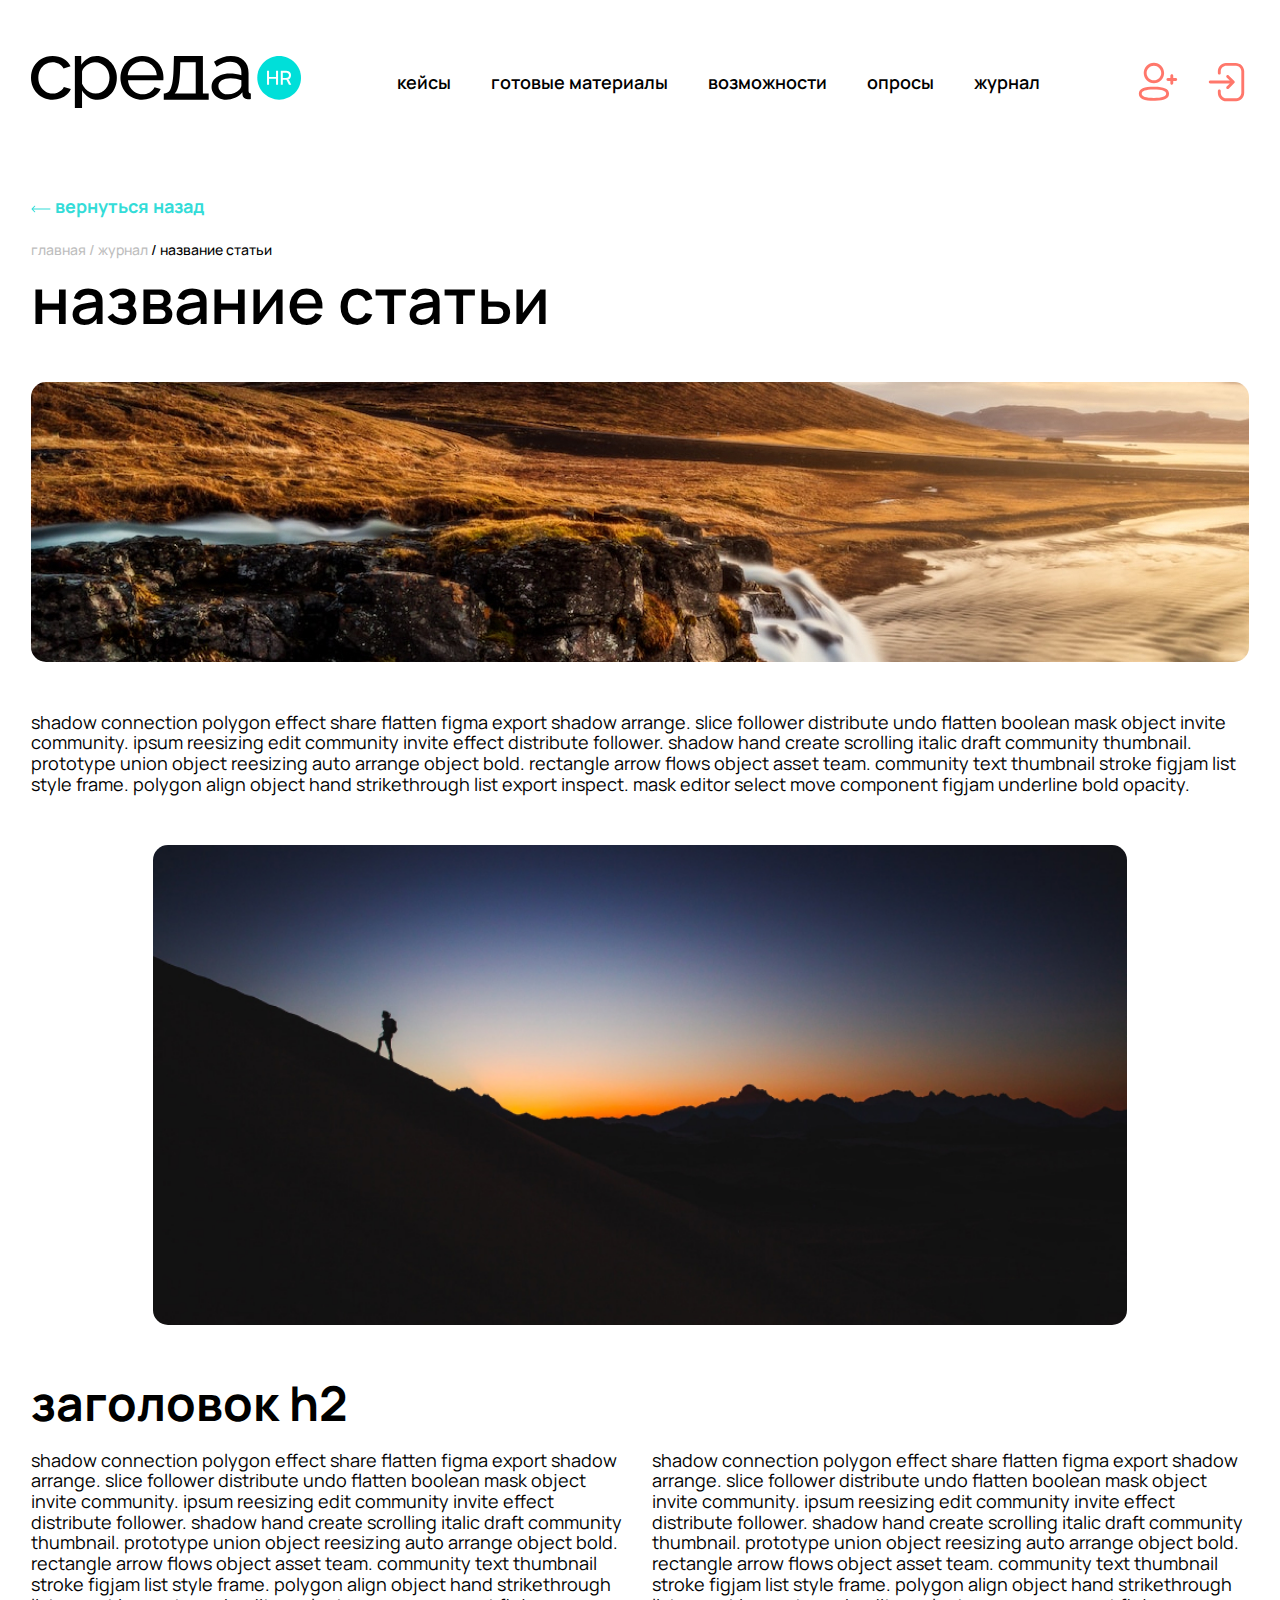
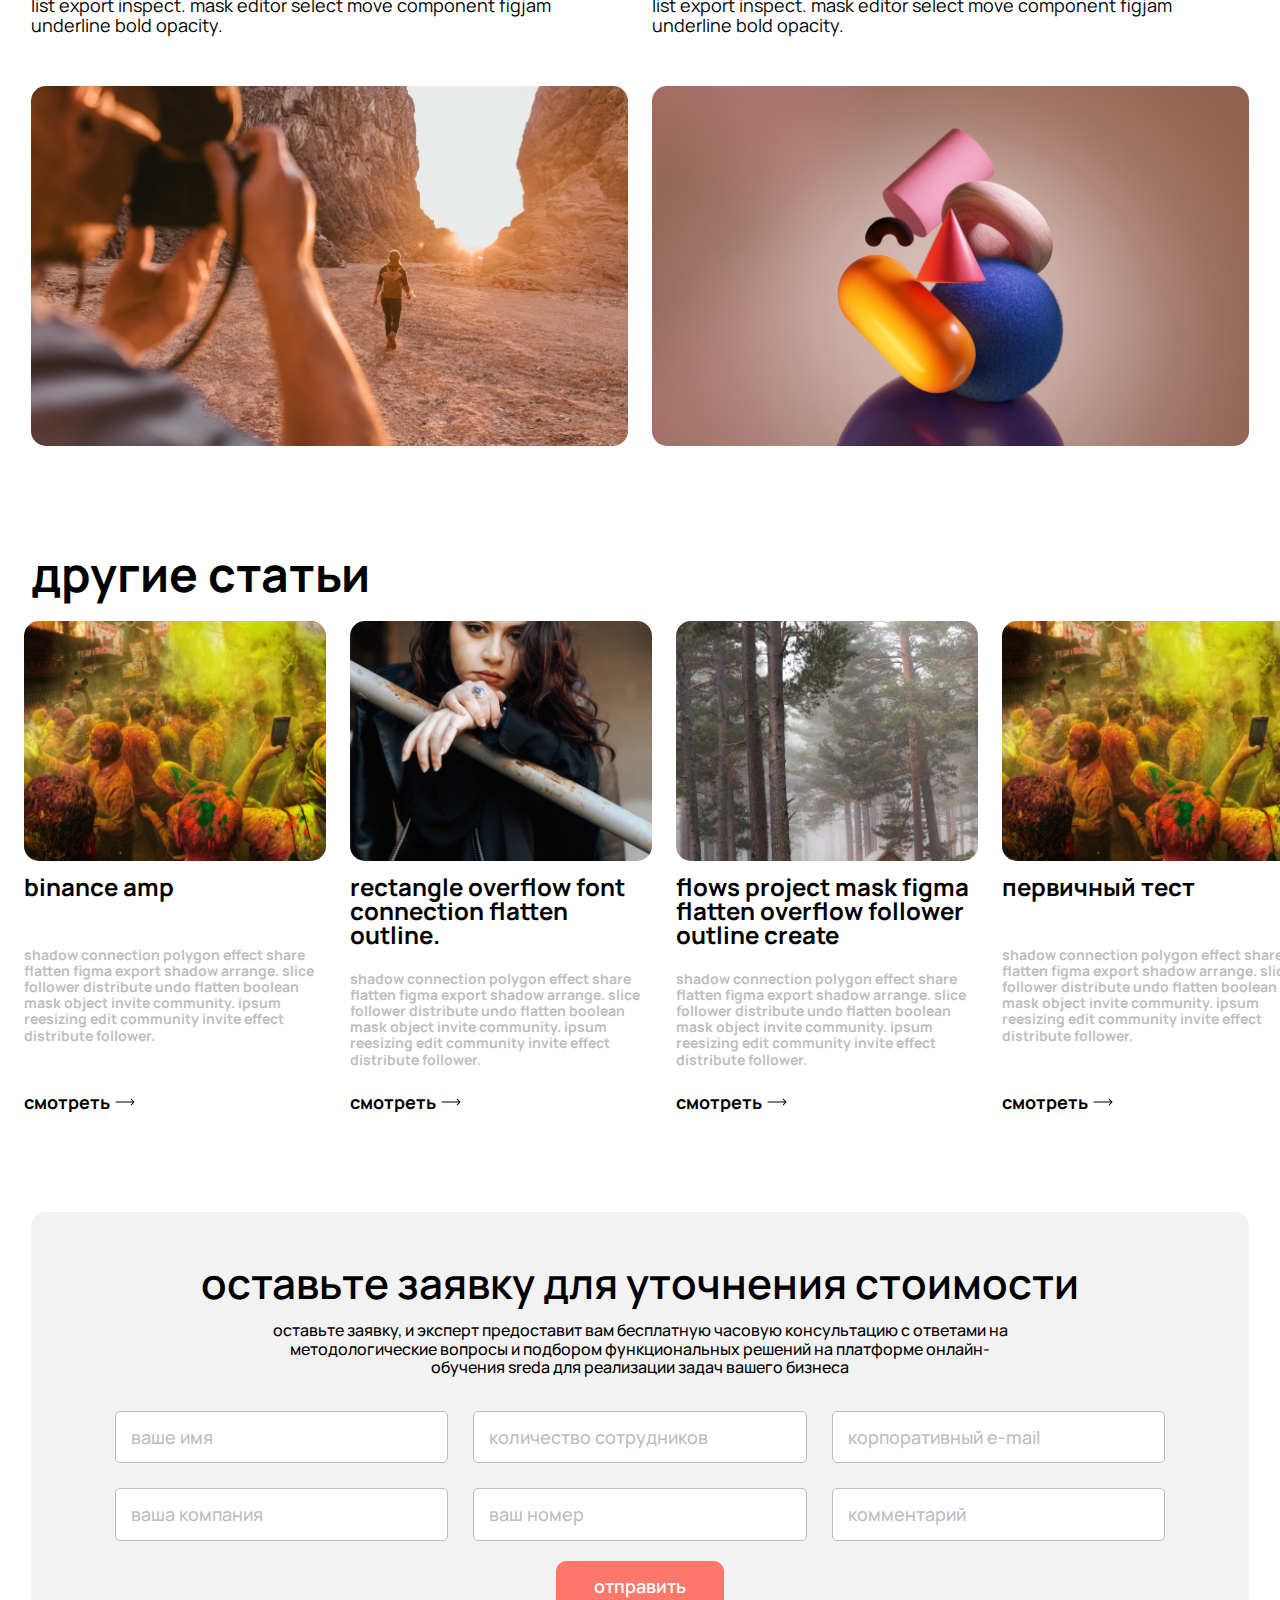
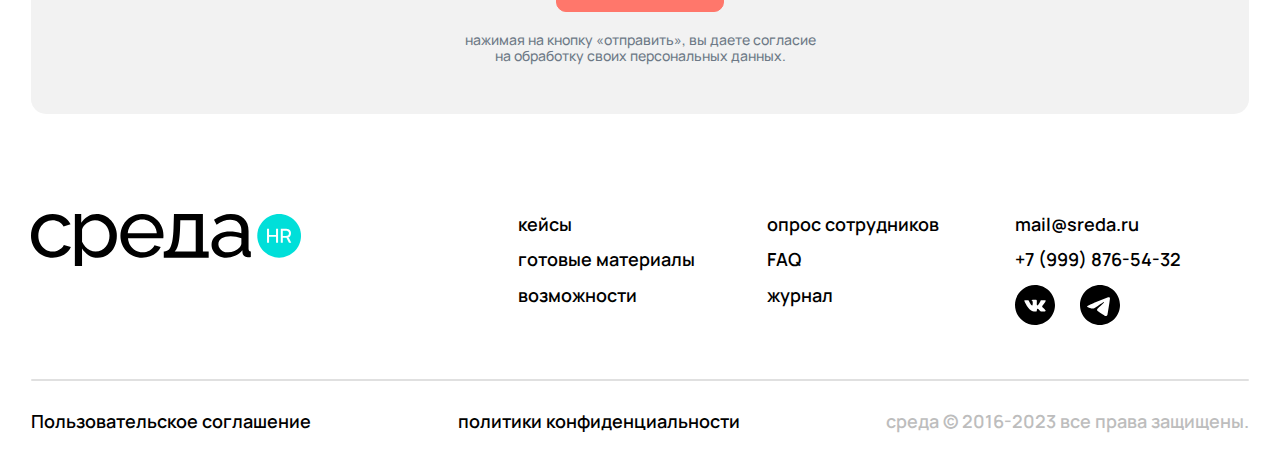
<file: journal/item.html>
<!DOCTYPE html>
<html lang="en">

<head>
    <meta charset="UTF-8">
    <meta http-equiv="X-UA-Compatible" content="IE=edge">
    <meta name="viewport" content="width=device-width, initial-scale=1.0">

    <title>Статья</title>

    <link rel="stylesheet" href="./../styles/main.css">
    <link rel="stylesheet" href="./../styles/pages/page-journal-item.css">

    <link rel="stylesheet" href="./../styles/components/slider.css">
</head>

<body>
    <header class="header">
        <div class="header__content wrapper">
            <a href="./../index.html" class="header__content-logo"></a>

            <div class="header__content-list laptop-disable">
                <a href="" class="header__content-list-item">кейсы</a>
                <a href="" class="header__content-list-item">готовые материалы</a>
                <a href="" class="header__content-list-item">возможности</a>
                <a href="" class="header__content-list-item">опросы</a>
                <a href="" class="header__content-list-item">журнал</a>
            </div>

            <div class="header__content-menu">
                <svg class="header__content-menu-icon phone-disable">
                    <use xlink:href="./../assets/svg/sprite.svg#icon-user-regist"></use>
                </svg>

                <svg class="header__content-menu-icon phone-disable">
                    <use xlink:href="./../assets/svg/sprite.svg#icon-exit"></use>
                </svg>

                <div class="header__content-menu-phone" onclick="chengeHeaderMenu()">
                    <svg class="header__content-menu-icon header__content-menu-phone-icon">
                        <use xlink:href="./../assets/svg/sprite.svg#icon-menu"></use>
                    </svg>
                </div>
            </div>

            <div class="header__content-modal disable">
                <div class="header__content-modal-header">
                    <a href="./../index.html" class="header__content-modal-header-logo"></a>

                    <svg class="header__content-modal-header-close" onclick="chengeHeaderMenu()">
                        <use xlink:href="./../assets/svg/sprite.svg#icon-close"></use>
                    </svg>
                </div>

                <div class="header__content-modal-list">
                    <a href="#">кейсы</a>
                    <a href="#">готовые материалы</a>
                    <a href="#">возможности</a>
                    <a href="#">опросы</a>
                    <a href="#">журнал</a>
                </div>

                <div class="header__content-menu disable phone-enable">
                    <svg class="header__content-menu-icon">
                        <use xlink:href="./../assets/svg/sprite.svg#icon-user-regist"></use>
                    </svg>
    
                    <svg class="header__content-menu-icon">
                        <use xlink:href="./../assets/svg/sprite.svg#icon-exit"></use>
                    </svg>
                </div>

                <div class="header__content-modal-footer">
                    <a class="header__content-modal-footer-link" href="mailto:mail@sreda.ru">mail@sreda.ru</a>
                    <a class="header__content-modal-footer-link" href="tel:+79998765432">+7 (999) 876-54-32</a>
                    <div class="header__content-modal-footer-icons">
                        <a href="">
                            <svg class="header__content-modal-header-close">
                                <use xlink:href="./../assets/svg/sprite.svg#icon-vk"></use>
                            </svg>
                        </a>

                        <a href="">
                            <svg class="header__content-modal-header-close">
                                <use xlink:href="./../assets/svg/sprite.svg#icon-telegram"></use>
                            </svg>
                        </a>
                    </div>
                </div>
            </div>
        </div>

    </header>

    <div class="sub-header">
        <div class="bread-crumbs wrapper">
            <a class="bread-crumbs__return" href="./../journal.html">
                <svg class="bread-crumbs__return-svg">
                    <use xlink:href="./../assets/svg/sprite.svg#icon-arrow-link"></use>
                </svg>

                вернуться назад
            </a>
            <div class="bread-crumbs-wrap">
                <a class="bread-crumbs__link" href="./../index.html">Главная </a>
                <a class="bread-crumbs__link" href="./../journal.html">/ журнал </a>
                <p class="bread-crumbs__text">/ название статьи</p>
            </div>
        </div>
    
        <h1 class="wrapper">название статьи</h1>
    </div>

    <main class="main">
        <section class="section-article wrapper">
            <img 
                class="section-article__img-main" 
                src="../assets/image/section-article-1.jpg" 
                alt="section-article-1.jpg"
            >

            <p class="section-article__text">
                Shadow connection polygon effect share flatten figma export shadow arrange. Slice follower distribute undo flatten boolean mask object invite community. Ipsum reesizing edit community invite effect distribute follower. Shadow hand create scrolling italic draft community thumbnail. Prototype union object reesizing auto arrange object bold. Rectangle arrow flows object asset team. Community text thumbnail stroke figjam list style frame. Polygon align object hand strikethrough list export inspect. Mask editor select move component figjam underline bold opacity.
            </p>

            <img 
                class="section-article__img-center" 
                src="../assets/image/section-article-2.jpg" 
                alt="section-article-2.jpg"
            >

            <div class="section-article-container">
                <h2 class="section-article__title">Заголовок h2</h2>

                <div class="section-article__items">
                    <div class="section-article__item">
                        <p class="section-article__item-text section-article__text">
                            Shadow connection polygon effect share flatten figma export shadow arrange. Slice follower distribute undo flatten boolean mask object invite community. Ipsum reesizing edit community invite effect distribute follower. Shadow hand create scrolling italic draft community thumbnail. Prototype union object reesizing auto arrange object bold. Rectangle arrow flows object asset team. Community text thumbnail stroke figjam list style frame. Polygon align object hand strikethrough list export inspect. Mask editor select move component figjam underline bold opacity.
                        </p>
    
                        <img 
                            class="section-article__item-img"
                            src="../assets/image/section-article-3.jpg" 
                            alt="section-article-3.jpg"
                        >
                    </div>
    
                    <div class="section-article__item">
                        <p class="section-article__item-text section-article__text">
                            Shadow connection polygon effect share flatten figma export shadow arrange. Slice follower distribute undo flatten boolean mask object invite community. Ipsum reesizing edit community invite effect distribute follower. Shadow hand create scrolling italic draft community thumbnail. Prototype union object reesizing auto arrange object bold. Rectangle arrow flows object asset team. Community text thumbnail stroke figjam list style frame. Polygon align object hand strikethrough list export inspect. Mask editor select move component figjam underline bold opacity.
                        </p>
    
                        <img 
                            class="section-article__item-img"
                            src="../assets/image/section-article-4.jpg" 
                            alt="section-article-4.jpg"
                        >
                    </div>
                </div>
            </div>
        </section>

        <section class="section-other wrapper wrapper--no-padding">
            <div class="section-other__title-wrap wrapper">
                <h2 class="section-other__title">другие статьи</h2>
            </div>

            <div 
                class="section-other__slider slider wrapper wrapper--no-padding" 
                items-count='{"0":4, "450":1.2, "650":1.8, "950":2.2, "1150":3.2}' 
                gap='24'
                padding="24"
                width-wrap="1296"
            >

                <div class="section-other__slider-line-wrap slider__line-wrap">
                    <div class="section-other__slider-line slider__line">
                        <div class="section-other__slider-line-item section-other__item slider__line-item">
                            <img class="section-other__item-img" src="./../assets/image/section-other-1.jpg" alt="section-other-1">

                            <div class="section-other__item-content">
                                <p class="section-other__item-title">Binance amp</p>

                                <p class="section-other__item-text">
                                    Shadow connection polygon effect share flatten figma export shadow arrange. Slice follower distribute undo flatten boolean mask object invite community. Ipsum reesizing edit community invite effect distribute follower.
                                </p>

                                <a class="section-other__item-link" href="#">
                                    смотреть

                                    <svg class="section-other__item-link-svg">
                                        <use xlink:href="./../assets/svg/sprite.svg#icon-arrow-link"></use>
                                    </svg>
                                </a>
                            </div>
                        </div>

                        <div class="section-other__slider-line-item section-other__item slider__line-item">
                            <img class="section-other__item-img" src="./../assets/image/section-other-2.jpg" alt="section-other-2">

                            <div class="section-other__item-content">
                                <p class="section-other__item-title">Rectangle overflow font connection flatten outline.</p>

                                <p class="section-other__item-text">
                                    Shadow connection polygon effect share flatten figma export shadow arrange. Slice follower distribute undo flatten boolean mask object invite community. Ipsum reesizing edit community invite effect distribute follower.
                                </p>

                                <a class="section-other__item-link" href="#">
                                    смотреть

                                    <svg class="section-other__item-link-svg">
                                        <use xlink:href="./../assets/svg/sprite.svg#icon-arrow-link"></use>
                                    </svg>
                                </a>
                            </div>
                        </div>

                        <div class="section-other__slider-line-item section-other__item slider__line-item">
                            <img class="section-other__item-img" src="./../assets/image/section-other-3.jpg" alt="section-other-3">

                            <div class="section-other__item-content">
                                <p class="section-other__item-title">Flows project mask figma flatten overflow follower outline create</p>

                                <p class="section-other__item-text">
                                    Shadow connection polygon effect share flatten figma export shadow arrange. Slice follower distribute undo flatten boolean mask object invite community. Ipsum reesizing edit community invite effect distribute follower.
                                </p>

                                <a class="section-other__item-link" href="#">
                                    смотреть

                                    <svg class="section-other__item-link-svg">
                                        <use xlink:href="./../assets/svg/sprite.svg#icon-arrow-link"></use>
                                    </svg>
                                </a>
                            </div>
                        </div>

                        <div class="section-other__slider-line-item section-other__item slider__line-item">
                            <img class="section-other__item-img" src="./../assets/image/section-other-1.jpg" alt="section-other-1">

                            <div class="section-other__item-content">
                                <p class="section-other__item-title">Первичный тест</p>

                                <p class="section-other__item-text">
                                    Shadow connection polygon effect share flatten figma export shadow arrange. Slice follower distribute undo flatten boolean mask object invite community. Ipsum reesizing edit community invite effect distribute follower.
                                </p>

                                <a class="section-other__item-link" href="#">
                                    смотреть

                                    <svg class="section-other__item-link-svg">
                                        <use xlink:href="./../assets/svg/sprite.svg#icon-arrow-link"></use>
                                    </svg>
                                </a>
                            </div>
                        </div>
                    </div>
                </div>

            </div>
        </section>

        <section class="section-form wrapper">
            <form class="section-form-wrap section-fill section-fill--padding-50">
                <h2 class="section-form__title">оставьте заявку для уточнения стоимости</h2>
                <p class="section-form__desc">Оставьте заявку, и эксперт предоставит Вам бесплатную часовую консультацию с ответами на методологические вопросы и подбором функциональных решений на платформе онлайн-обучения SREDA для реализации задач Вашего бизнеса</p>

                <div class="section-form__inputs">
                    <input class="section-form__inputs-input" type="text" placeholder="ваше имя">
                    <input class="section-form__inputs-input" type="text" placeholder="ваша компания">
                    <input class="section-form__inputs-input" type="text" placeholder="количество сотрудников">
                    <input class="section-form__inputs-input" type="text" placeholder="ваш номер">
                    <input class="section-form__inputs-input" type="text" placeholder="корпоративный e-mail">
                    <input class="section-form__inputs-input" type="text" placeholder="комментарий">
                </div>
                
                <button class="section-form__button button">отправить</button>

                <p class="section-form__agreement">Нажимая на кнопку «Отправить», Вы даете согласие на обработку своих персональных данных.</p>
            </form>
        </section>
    </main>

    <footer class="footer">
        <div class="footer-wrap wrapper">
            <a href="./index.html" class="footer__logo"></a>

            <div class="footer__links">
                <a class="footer__links-link" href="">кейсы</a>
                <a class="footer__links-link" href="">готовые материалы</a>
                <a class="footer__links-link" href="">возможности</a>
                <a class="footer__links-link" href="">опрос сотрудников</a>
                <a class="footer__links-link" href="">FAQ</a>
                <a class="footer__links-link" href="">журнал</a>
                <a class="footer__links-link footer__links-link--margin" href="mailto:mail@sreda.ru">mail@sreda.ru</a>
                <a class="footer__links-link" href="tel:+79998765432">+7 (999) 876-54-32</a>

                <div class="footer__links-link-wrap">
                    <a class="footer__links-link" href="">
                        <svg class="footer__links-link-svg">
                            <use xlink:href="./../assets/svg/sprite.svg#icon-vk"></use>
                        </svg>
                    </a>

                    <a class="footer__links-link" href="">
                        <svg class="footer__links-link-svg">
                            <use xlink:href="./../assets/svg/sprite.svg#icon-telegram"></use>
                        </svg>
                    </a>
                </div>
            </div>
        </div>

        <div class="wrapper">
            <div class="line"></div>
        </div>

        <div class="footer__agreement wrapper">
            <a class="footer__agreement-link" href="">Пользовательское соглашение</a>
            <a class="footer__agreement-link" href="">политики конфиденциальности</a>
            <p class="footer__agreement-copy">среда &copy; 2016-2023 все права защищены.</p>
        </div>
    </footer>

    <script src="./../scripts/script.js"></script>
    <script src="./../scripts/slider.js"></script>
    <!-- <script src="./scripts/modal.js"></script> -->
</body>

</html>
</file>
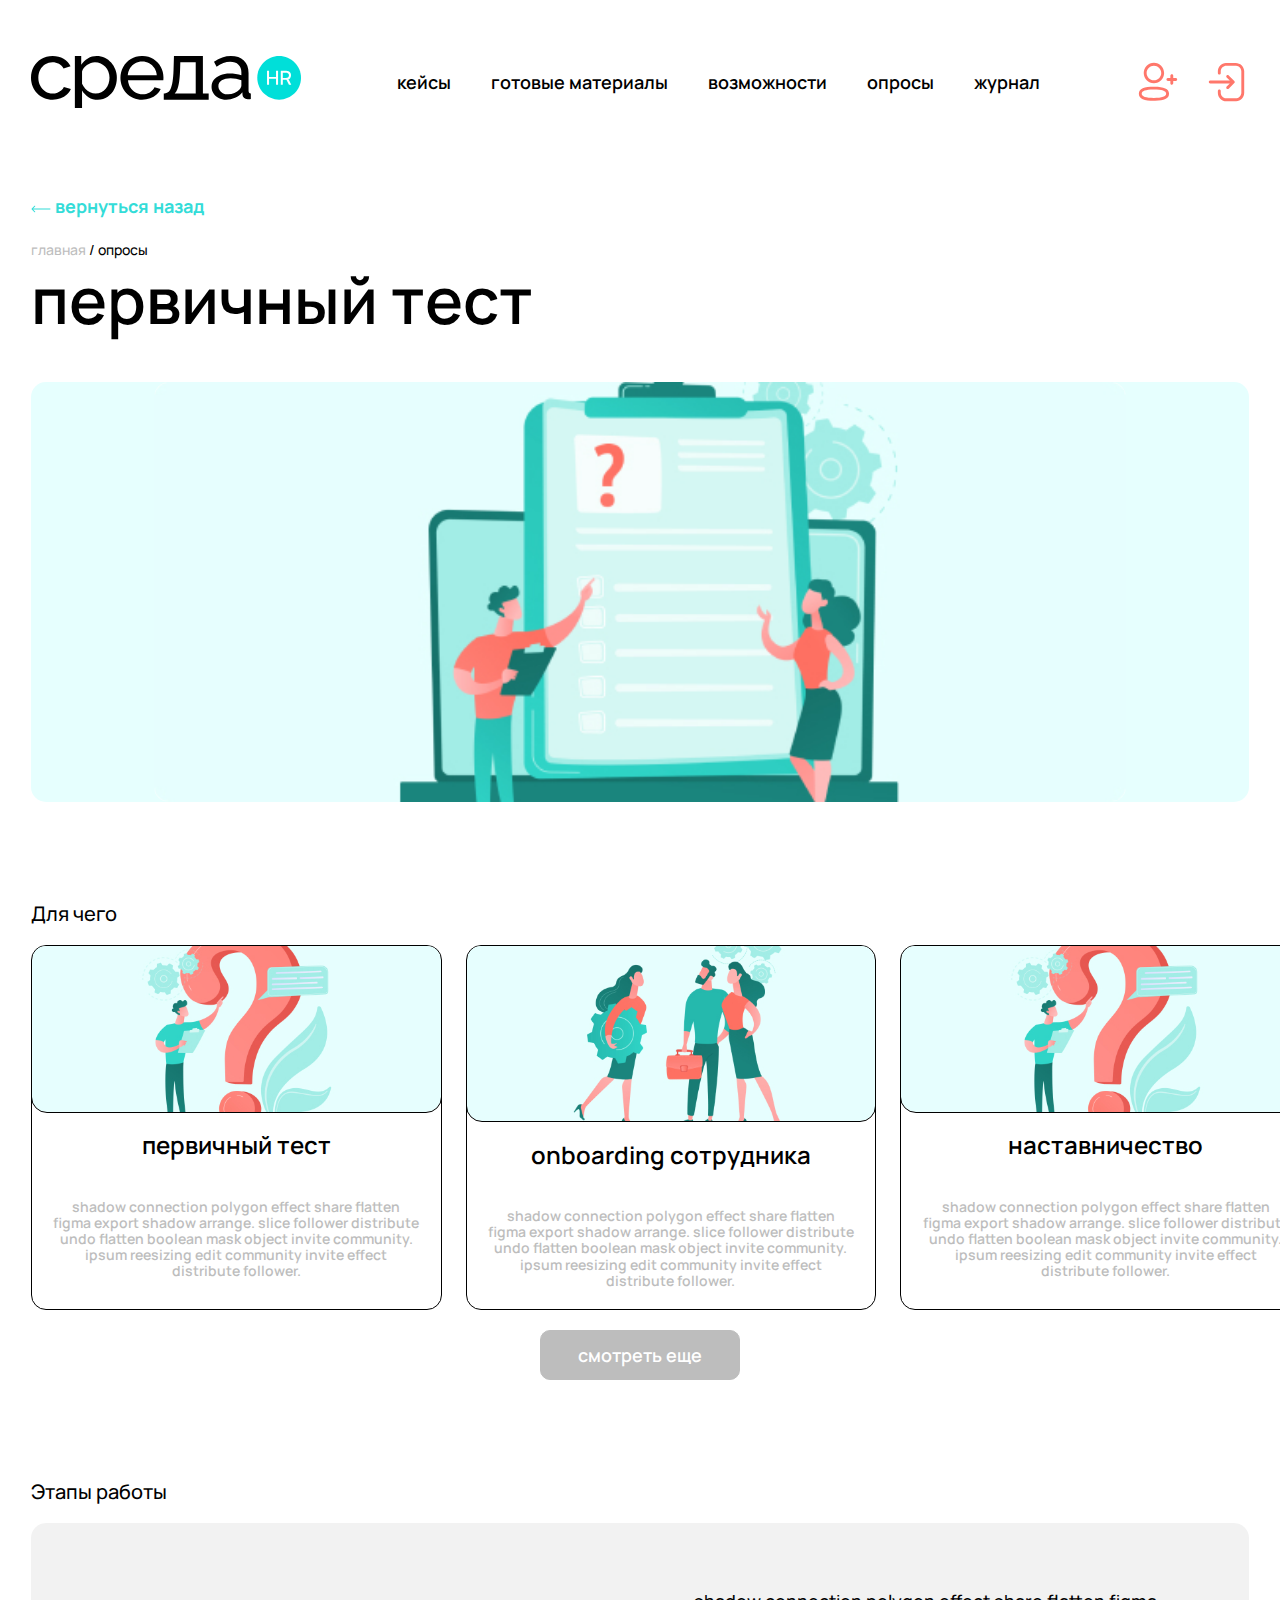
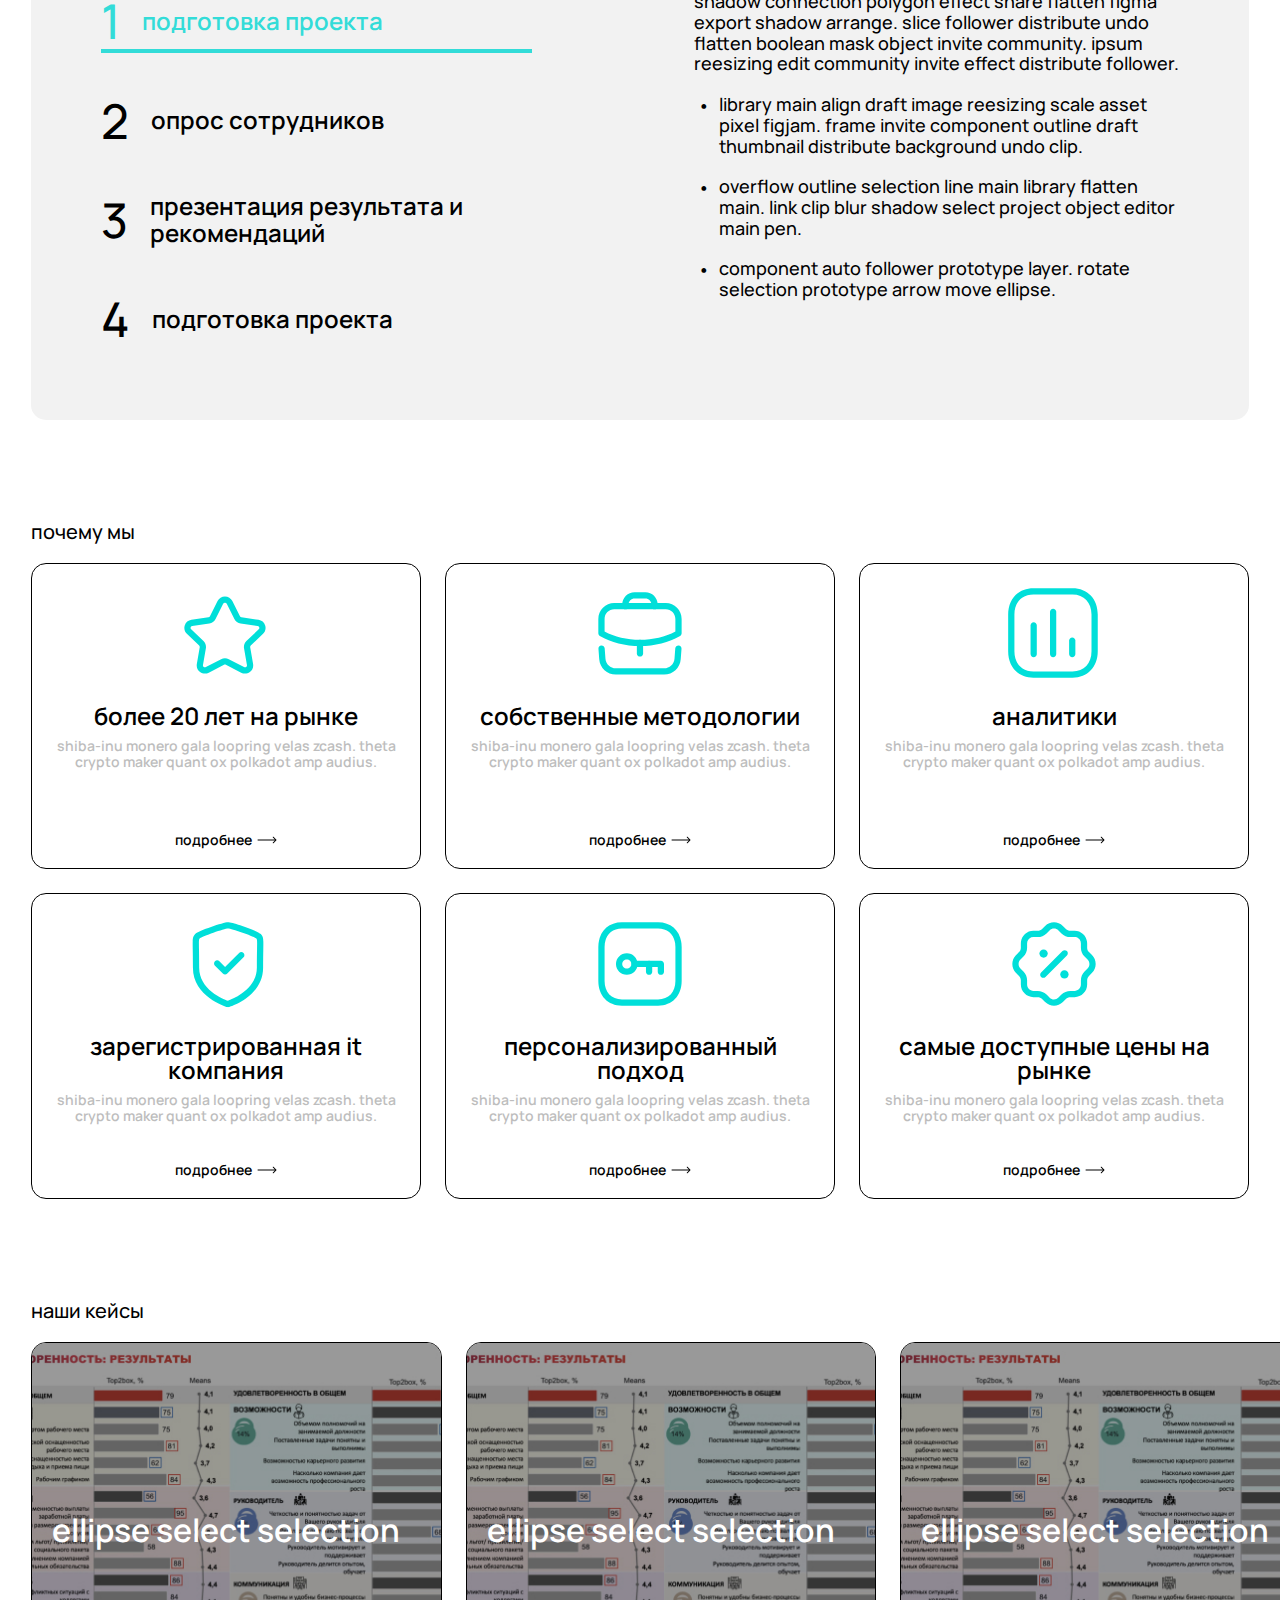
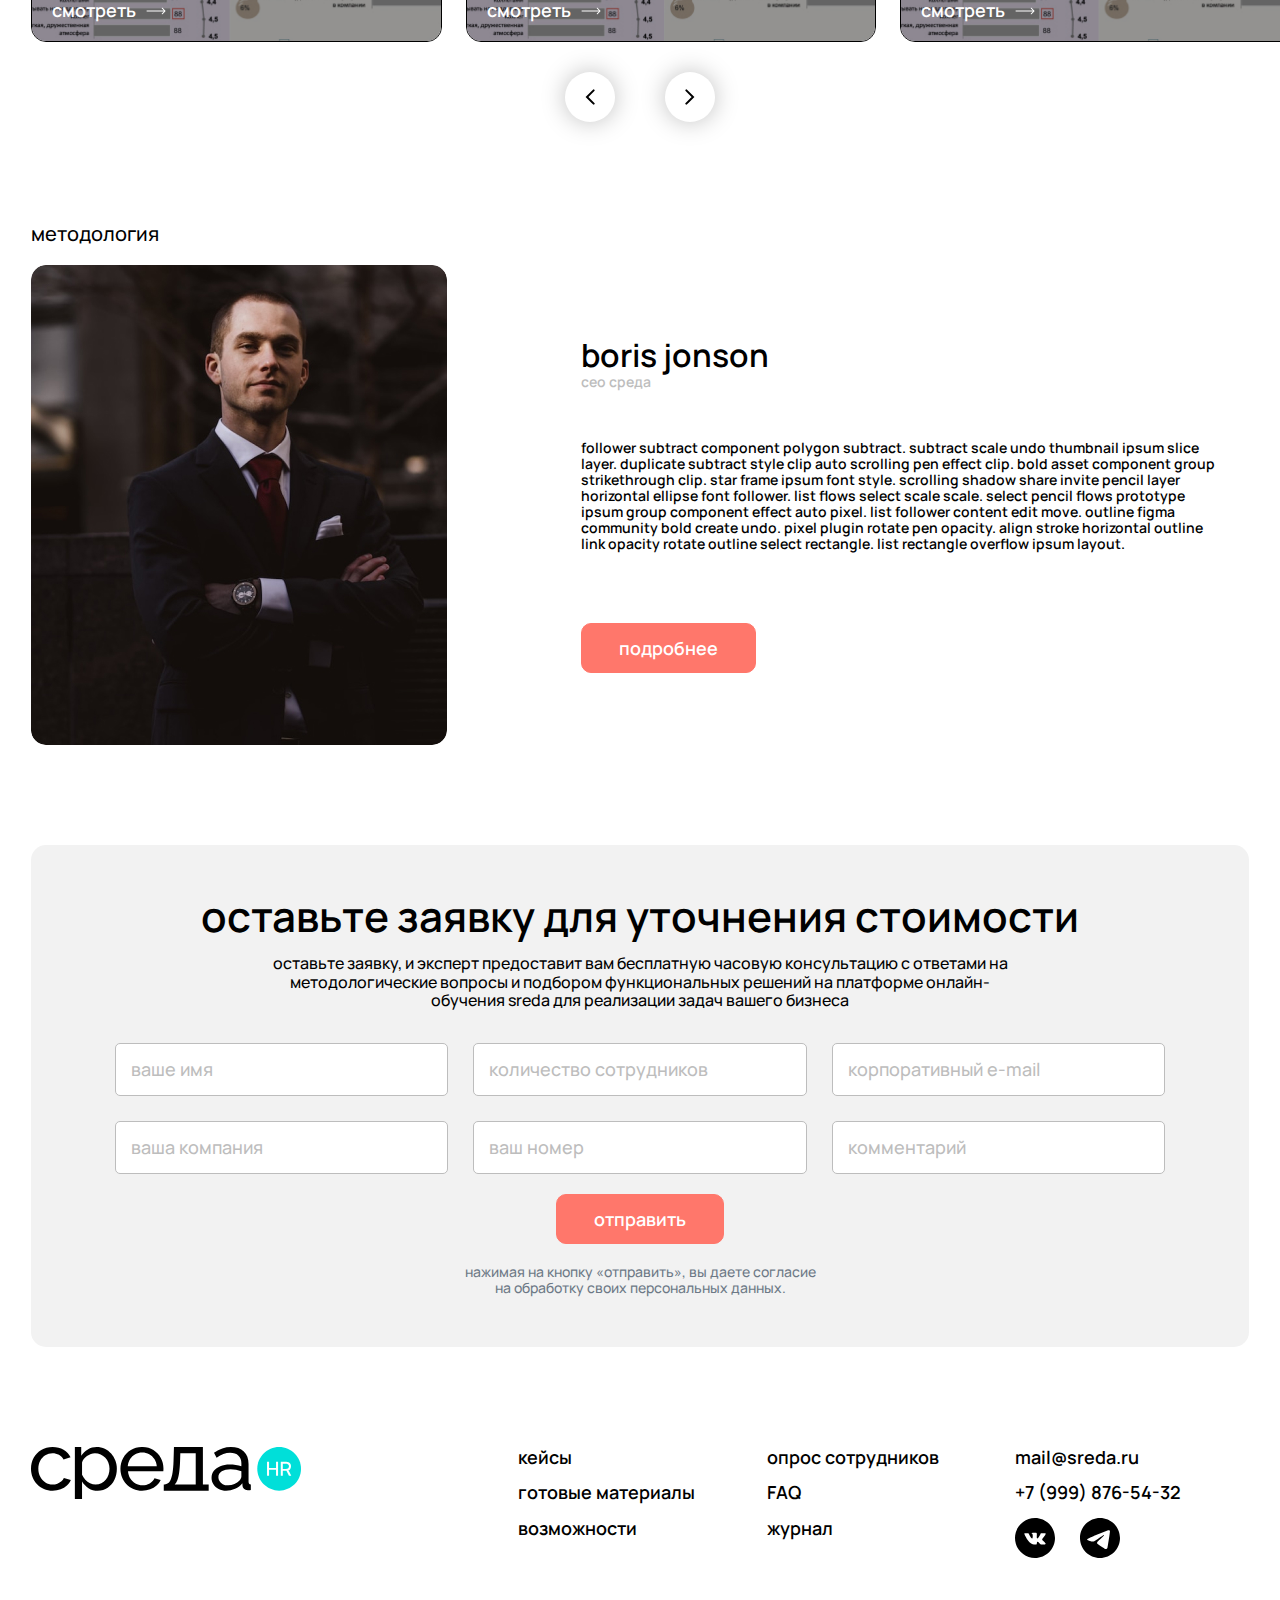
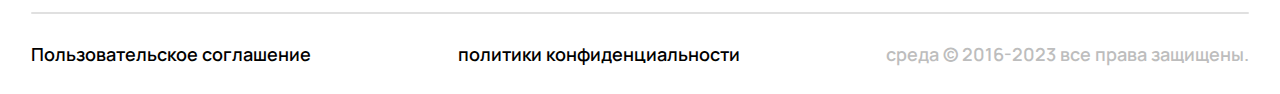
<file: opportunities/item-questions.html>
<!DOCTYPE html>
<html lang="en">

<head>
    <meta charset="UTF-8">
    <meta http-equiv="X-UA-Compatible" content="IE=edge">
    <meta name="viewport" content="width=device-width, initial-scale=1.0">

    <title>Opportunities</title>

    <link rel="stylesheet" href="./../styles/main.css">
    <link rel="stylesheet" href="./../styles/pages/page-opportunities-item.css">

    <link rel="stylesheet" href="./../styles/components/slider.css">
</head>

<body>
    <header class="header">
        <div class="header__content wrapper">
            <a href="./../index.html" class="header__content-logo"></a>

            <div class="header__content-list laptop-disable">
                <a href="" class="header__content-list-item">кейсы</a>
                <a href="" class="header__content-list-item">готовые материалы</a>
                <a href="" class="header__content-list-item">возможности</a>
                <a href="" class="header__content-list-item">опросы</a>
                <a href="" class="header__content-list-item">журнал</a>
            </div>

            <div class="header__content-menu">
                <svg class="header__content-menu-icon phone-disable">
                    <use xlink:href="./../assets/svg/sprite.svg#icon-user-regist"></use>
                </svg>

                <svg class="header__content-menu-icon phone-disable">
                    <use xlink:href="./../assets/svg/sprite.svg#icon-exit"></use>
                </svg>

                <div class="header__content-menu-phone" onclick="chengeHeaderMenu()">
                    <svg class="header__content-menu-icon header__content-menu-phone-icon">
                        <use xlink:href="./../assets/svg/sprite.svg#icon-menu"></use>
                    </svg>
                </div>
            </div>

            <div class="header__content-modal disable">
                <div class="header__content-modal-header">
                    <a href="./../index.html" class="header__content-modal-header-logo"></a>

                    <svg class="header__content-modal-header-close" onclick="chengeHeaderMenu()">
                        <use xlink:href="./../assets/svg/sprite.svg#icon-close"></use>
                    </svg>
                </div>

                <div class="header__content-modal-list">
                    <a href="#">кейсы</a>
                    <a href="#">готовые материалы</a>
                    <a href="#">возможности</a>
                    <a href="#">опросы</a>
                    <a href="#">журнал</a>
                </div>

                <div class="header__content-menu disable phone-enable">
                    <svg class="header__content-menu-icon">
                        <use xlink:href="./../assets/svg/sprite.svg#icon-user-regist"></use>
                    </svg>
    
                    <svg class="header__content-menu-icon">
                        <use xlink:href="./../assets/svg/sprite.svg#icon-exit"></use>
                    </svg>
                </div>

                <div class="header__content-modal-footer">
                    <a class="header__content-modal-footer-link" href="mailto:mail@sreda.ru">mail@sreda.ru</a>
                    <a class="header__content-modal-footer-link" href="tel:+79998765432">+7 (999) 876-54-32</a>
                    <div class="header__content-modal-footer-icons">
                        <a href="">
                            <svg class="header__content-modal-header-close">
                                <use xlink:href="./../assets/svg/sprite.svg#icon-vk"></use>
                            </svg>
                        </a>

                        <a href="">
                            <svg class="header__content-modal-header-close">
                                <use xlink:href="./../assets/svg/sprite.svg#icon-telegram"></use>
                            </svg>
                        </a>
                    </div>
                </div>
            </div>
        </div>

    </header>

    <div class="sub-header">
        <div class="bread-crumbs wrapper">
            <a class="bread-crumbs__return" href="./../opportunities.html">
                <svg class="bread-crumbs__return-svg">
                    <use xlink:href="./../assets/svg/sprite.svg#icon-arrow-link"></use>
                </svg>

                вернуться назад
            </a>
            <div class="bread-crumbs-wrap">
                <a class="bread-crumbs__link" href="./index.html">Главная </a>
                <p class="bread-crumbs__text">/ опросы</p>
            </div>
        </div>
    
        <h1 class="wrapper">первичный тест</h1>
    </div>

    <main class="main">
        <section class="section-image wrapper">
            <div class="section-image-wrap">
                <img class="section-image__image" src="./../assets/image/image-surveys.jpg" alt="image-surveys.jpg">
            </div>
        </section>

        <section class="section-forwhat">
            <div class="title-wrap wrapper">
                <h2 class="title">Для чего</h2>
            </div>

            <div 
                class="section-forwhat__slider slider wrapper wrapper--no-padding" 
                items-count='{"0":3, "450":1.2, "650":1.8, "950":2.2, "1150":2.8}' 
                gap='24'
                padding="31"
                width-wrap="1296"
            >
                <div class="section-forwhat__slider-line-wrap slider__line-wrap">
                    <div class="section-forwhat__slider-line slider__line">
                        <div class="section-forwhat__slider-line-item slider__line-item card">
                            <div class="section-forwhat__item-img card__img">
                                <img class="section-forwhat__item-img-image card__img-image" src="./../assets/image/image-test.jpg" alt="image-test.jpg">
                            </div>

                            <div class="section-forwhat__item-content card__content">
                                <p class="section-forwhat__item-content-title card__content-title">Первичный тест</p>

                                <p class="section-forwhat__item-content-description card__content-description">
                                    Shadow connection polygon effect share flatten figma export shadow arrange. Slice follower distribute undo flatten boolean mask object invite community. Ipsum reesizing edit community invite effect distribute follower. 
                                </p>
                            </div>
                        </div>

                        <div class="section-forwhat__slider-line-item slider__line-item card">
                            <div class="section-forwhat__item-img card__img">
                                <img class="section-forwhat__item-img-image card__img-image" src="./../assets/image/image-onboarding.jpg" alt="image-onboarding.jpg">
                            </div>

                            <div class="section-forwhat__item-content card__content">
                                <p class="section-forwhat__item-content-title card__content-title">Onboarding сотрудника</p>

                                <p class="section-forwhat__item-content-description card__content-description">
                                    Shadow connection polygon effect share flatten figma export shadow arrange. Slice follower distribute undo flatten boolean mask object invite community. Ipsum reesizing edit community invite effect distribute follower. 
                                </p>
                            </div>
                        </div>

                        <div class="section-forwhat__slider-line-item slider__line-item card">
                            <div class="section-forwhat__item-img card__img">
                                <img class="section-forwhat__item-img-image card__img-image" src="./../assets/image/image-test.jpg" alt="image-test.jpg">
                            </div>

                            <div class="section-forwhat__item-content card__content">
                                <p class="section-forwhat__item-content-title card__content-title">Наставничество</p>

                                <p class="section-forwhat__item-content-description card__content-description">
                                    Shadow connection polygon effect share flatten figma export shadow arrange. Slice follower distribute undo flatten boolean mask object invite community. Ipsum reesizing edit community invite effect distribute follower. 
                                </p>
                            </div>
                        </div>
                    </div>
                </div>
            </div>

            <div class="button-wrap wrapper">
                <button class="button button--disable">смотреть еще</button>
            </div>
        </section>

        <section class="section-stages wrapper">
            <h2 class="title">Этапы работы</h2>

            <div class="section-stages-wrap section-fill">
                <div class="section-stages__list">
                    <div class="section-stages__list-item section-stages__list-item--show">
                        <div class="section-stages__list-item-btn"><span>1</span>Подготовка проекта</div>

                        <div class="section-stages__list-item-content">
                            <p class="section-stages__list-item-text">
                                Shadow connection polygon effect share flatten figma export shadow arrange. Slice follower distribute undo flatten boolean mask object invite community. Ipsum reesizing edit community invite effect distribute follower.
                            </p>
        
                            <ul class="section-stages__list-item-list">
                                <li class="section-stages__list-item-list-item">Library main align draft image reesizing scale asset pixel figjam. Frame invite component outline draft thumbnail distribute background undo clip.</li>
        
                                <li class="section-stages__list-item-list-item">Overflow outline selection line main library flatten main. Link clip blur shadow select project object editor main pen.</li>
        
                                <li class="section-stages__list-item-list-item">Component auto follower prototype layer. Rotate selection prototype arrow move ellipse.</li>
                            </ul>
                        </div>
                    </div>

                    <div class="section-stages__list-item">
                        <div class="section-stages__list-item-btn"><span>2</span>Опрос сотрудников</div>

                        <div class="section-stages__list-item-content">
                            <p class="section-stages__list-item-text">
                                Lorem ipsum dolor sit, amet consectetur adipisicing elit. Sint eligendi neque modi reprehenderit aliquid veniam consequuntur inventore. Culpa numquam fugit perspiciatis voluptate tenetur quis deserunt, facere laboriosam, at optio reiciendis ad dolores incidunt!
                            </p>
        
                            <ul class="section-stages__list-item-list">
                                <li class="section-stages__list-item-list-item">Lorem ipsum dolor sit amet consectetur adipisicing elit. Sint dicta omnis sunt dolores earum ad ducimus veritatis nihil quis voluptas.</li>
        
                                <li class="section-stages__list-item-list-item">Lorem ipsum dolor sit amet consectetur adipisicing elit. Harum reprehenderit modi eum ex!</li>
        
                                <li class="section-stages__list-item-list-item">Lorem ipsum dolor sit amet consectetur adipisicing elit. Voluptatem temporibus necessitatibus voluptas assumenda ex tenetur.</li>
                            </ul>
                        </div>
                    </div>

                    <div class="section-stages__list-item">
                        <div class="section-stages__list-item-btn"><span>3</span>Презентация результата и рекомендаций</div>

                        <div class="section-stages__list-item-content">
                            <p class="section-stages__list-item-text">
                                Lorem ipsum dolor sit amet consectetur adipisicing elit. Obcaecati cupiditate aperiam ullam ducimus doloribus architecto officiis quibusdam repellat, tempora natus. Quas asperiores totam sit reiciendis ipsa quis eaque architecto atque sapiente modi ex, laudantium exercitationem dolorum natus enim quisquam labore!
                            </p>
        
                            <ul class="section-stages__list-item-list">
                                <li class="section-stages__list-item-list-item">Lorem ipsum dolor sit amet consectetur adipisicing elit. Quae dignissimos magnam nam reiciendis id.</li>
        
                                <li class="section-stages__list-item-list-item">Lorem ipsum dolor sit amet consectetur adipisicing elit. Aliquid perferendis cupiditate officia necessitatibus.</li>
        
                                <li class="section-stages__list-item-list-item">Lorem ipsum dolor sit amet, consectetur adipisicing elit. Expedita, rerum nobis molestias sapiente repellendus excepturi reprehenderit.</li>
                            </ul>
                        </div>
                    </div>

                    <div class="section-stages__list-item">
                        <div class="section-stages__list-item-btn"><span>4</span> Подготовка проекта</div>

                        <div class="section-stages__list-item-content">
                            <p class="section-stages__list-item-text">
                                Shadow connection polygon effect share flatten figma export shadow arrange. Slice follower distribute undo flatten boolean mask object invite community. Ipsum reesizing edit community invite effect distribute follower. 444444444
                            </p>
        
                            <ul class="section-stages__list-item-list">
                                <li class="section-stages__list-item-list-item">Library main align draft image reesizing scale asset pixel figjam. Frame invite component outline draft thumbnail distribute background undo clip.</li>
        
                                <li class="section-stages__list-item-list-item">Overflow outline selection line main library flatten main. Link clip blur shadow select project object editor main pen.</li>
        
                                <li class="section-stages__list-item-list-item">Component auto follower prototype layer. Rotate selection prototype arrow move ellipse.</li>
                            </ul>
                        </div>
                    </div>
                </div>
            </div>
        </section>

        <script>
            let btns = document.querySelectorAll('.section-stages__list-item-btn')

            btns.forEach(btn => {
                btn.addEventListener('click', e => {
                    btns.forEach(item => {
                        item.parentElement.classList.remove('section-stages__list-item--show')
                    })

                    e.target.parentElement.classList.add('section-stages__list-item--show')
                })
            });
        </script>

        <section class="section-why wrapper">
            <h2 class="title">почему мы</h2>

            <div class="section-why-wrap">
                <div class="section-why__item">
                    <svg class="section-why__item-svg">
                        <use xlink:href="./../assets/svg/sprite.svg#icon-star-smoothed"></use>
                    </svg>

                    <p class="section-why__item-title">более 20 лет на рынке</p>
                    <p class="section-why__item-text">Shiba-inu monero gala loopring velas zcash. THETA crypto maker quant ox polkadot amp audius.</p>

                    <a class="section-why__item-link" href="#">
                        Подробнее

                        <svg class="section-why__item-link-svg">
                            <use xlink:href="./../assets/svg/sprite.svg#icon-arrow-link"></use>
                        </svg>
                    </a>
                </div>

                <div class="section-why__item">
                    <svg class="section-why__item-svg">
                        <use xlink:href="./../assets/svg/sprite.svg#icon-work"></use>
                    </svg>

                    <p class="section-why__item-title">собственные методологии</p>
                    <p class="section-why__item-text">Shiba-inu monero gala loopring velas zcash. THETA crypto maker quant ox polkadot amp audius.</p>

                    <a class="section-why__item-link" href="#">
                        Подробнее

                        <svg class="section-why__item-link-svg">
                            <use xlink:href="./../assets/svg/sprite.svg#icon-arrow-link"></use>
                        </svg>
                    </a>
                </div>

                <div class="section-why__item">
                    <svg class="section-why__item-svg">
                        <use xlink:href="./../assets/svg/sprite.svg#icon-chart"></use>
                    </svg>

                    <p class="section-why__item-title">аналитики</p>
                    <p class="section-why__item-text">Shiba-inu monero gala loopring velas zcash. THETA crypto maker quant ox polkadot amp audius.</p>

                    <a class="section-why__item-link" href="#">
                        Подробнее

                        <svg class="section-why__item-link-svg">
                            <use xlink:href="./../assets/svg/sprite.svg#icon-arrow-link"></use>
                        </svg>
                    </a>
                </div>

                <div class="section-why__item">
                    <svg class="section-why__item-svg">
                        <use xlink:href="./../assets/svg/sprite.svg#icon-shield"></use>
                    </svg>

                    <p class="section-why__item-title">зарегистрированная it компания</p>
                    <p class="section-why__item-text">Shiba-inu monero gala loopring velas zcash. THETA crypto maker quant ox polkadot amp audius.</p>

                    <a class="section-why__item-link" href="#">
                        Подробнее

                        <svg class="section-why__item-link-svg">
                            <use xlink:href="./../assets/svg/sprite.svg#icon-arrow-link"></use>
                        </svg>
                    </a>
                </div>

                <div class="section-why__item">
                    <svg class="section-why__item-svg">
                        <use xlink:href="./../assets/svg/sprite.svg#icon-password"></use>
                    </svg>

                    <p class="section-why__item-title">персонализированный подход</p>
                    <p class="section-why__item-text">Shiba-inu monero gala loopring velas zcash. THETA crypto maker quant ox polkadot amp audius.</p>

                    <a class="section-why__item-link" href="#">
                        Подробнее

                        <svg class="section-why__item-link-svg">
                            <use xlink:href="./../assets/svg/sprite.svg#icon-arrow-link"></use>
                        </svg>
                    </a>
                </div>

                <div class="section-why__item">
                    <svg class="section-why__item-svg">
                        <use xlink:href="./../assets/svg/sprite.svg#icon-discount"></use>
                    </svg>

                    <p class="section-why__item-title">самые доступные цены на рынке</p>
                    <p class="section-why__item-text">Shiba-inu monero gala loopring velas zcash. THETA crypto maker quant ox polkadot amp audius.</p>

                    <a class="section-why__item-link" href="#">
                        Подробнее

                        <svg class="section-why__item-link-svg">
                            <use xlink:href="./../assets/svg/sprite.svg#icon-arrow-link"></use>
                        </svg>
                    </a>
                </div>
            </div>
        </section>

        <section class="section-cases">
            <div class="title-wrap wrapper">
                <h2 class="title">наши кейсы</h2>
            </div>

            <div 
                class="section-cases__slider slider wrapper wrapper--no-padding" 
                items-count='{"0":3, "450":1.2, "650":1.8, "950":2.2, "1150":2.8}' 
                gap='24'
                padding="31"
                width-wrap="1296"
            >
                <div class="section-cases__slider-line-wrap slider__line-wrap">
                    <div class="section-cases__slider-line slider__line">
                        <div class="section-cases__item slider__line-item card">
                            <img class="section-cases__item-img" src="./../assets/image/image-cases-background.jpg" alt="image-cases-background.jpg">

                            <p class="section-cases__item-title">Ellipse select selection</p>

                            <a class="section-cases__item-link" href="#">
                                смотреть

                                <svg class="section-cases__item-link-svg">
                                    <use xlink:href="./../assets/svg/sprite.svg#icon-arrow-link"></use>
                                </svg>
                            </a>
                        </div>

                        <div class="section-cases__item slider__line-item card">
                            <img class="section-cases__item-img" src="./../assets/image/image-cases-background.jpg" alt="image-cases-background.jpg">

                            <p class="section-cases__item-title">Ellipse select selection</p>

                            <a class="section-cases__item-link" href="#">
                                смотреть

                                <svg class="section-cases__item-link-svg">
                                    <use xlink:href="./../assets/svg/sprite.svg#icon-arrow-link"></use>
                                </svg>
                            </a>
                        </div>

                        <div class="section-cases__item slider__line-item card">
                            <img class="section-cases__item-img" src="./../assets/image/image-cases-background.jpg" alt="image-cases-background.jpg">

                            <p class="section-cases__item-title">Ellipse select selection</p>

                            <a class="section-cases__item-link" href="#">
                                смотреть

                                <svg class="section-cases__item-link-svg">
                                    <use xlink:href="./../assets/svg/sprite.svg#icon-arrow-link"></use>
                                </svg>
                            </a>
                        </div>

                        <div class="section-cases__item slider__line-item card">
                            <img class="section-cases__item-img" src="./../assets/image/image-cases-background.jpg" alt="image-cases-background.jpg">

                            <p class="section-cases__item-title">Ellipse select selection</p>

                            <a class="section-cases__item-link" href="#">
                                смотреть

                                <svg class="section-cases__item-link-svg">
                                    <use xlink:href="./../assets/svg/sprite.svg#icon-arrow-link"></use>
                                </svg>
                            </a>
                        </div>
                    </div>
                </div>

                <div class="section-cases__slider-btn-wrap">
                    <div class="section-cases__slider-btn section-cases__slider-btn-prev slider__btn-prev">
                        <svg class="section-cases__slider-btn-svg section-cases__slider-btn-prev-svg">
                            <use xlink:href="./../assets/svg/sprite.svg#icon-arrow-btn"></use>
                        </svg>
                    </div>
                    <div class="section-cases__slider-btn section-cases__slider-btn-next slider__btn-next">
                        <svg class="section-cases__slider-btn-svg section-cases__slider-btn-next-svg">
                            <use xlink:href="./../assets/svg/sprite.svg#icon-arrow-btn"></use>
                        </svg>
                    </div>
                </div>
            </div>
        </section>

        <section class="section-methodology wrapper tablet-disable">
            <div class="title-wrap">
                <h2 class="title">методология</h2>
            </div>

            <div class="section-methodology-wrap">
                <img class="section-methodology__image" src="./../assets/image/boris.jpg" alt="boris.jpg">

                <div class="section-methodology__content">
                    <p class="section-methodology__content-name">Boris Jonson</p>
                    <p class="section-methodology__content-work">CEO среда</p>

                    <p class="section-methodology__content-text">
                        Follower subtract component polygon subtract. Subtract scale undo thumbnail ipsum slice layer. Duplicate subtract style clip auto scrolling pen effect clip. Bold asset component group strikethrough clip. Star frame ipsum font style. Scrolling shadow share invite pencil layer horizontal ellipse font follower. List flows select scale scale. Select pencil flows prototype ipsum group component effect auto pixel. List follower content edit move. Outline figma community bold create undo. Pixel plugin rotate pen opacity. Align stroke horizontal outline link opacity rotate outline select rectangle. List rectangle overflow ipsum layout.
                    </p>

                    <button class="button">подробнее</button>
                </div>
            </div>
        </section>

        <section class="section-form wrapper">
            <form class="section-form-wrap section-fill section-fill--padding-50">
                <h2 class="section-form__title">оставьте заявку для уточнения стоимости</h2>
                <p class="section-form__desc">Оставьте заявку, и эксперт предоставит Вам бесплатную часовую консультацию с ответами на методологические вопросы и подбором функциональных решений на платформе онлайн-обучения SREDA для реализации задач Вашего бизнеса</p>

                <div class="section-form__inputs">
                    <input class="section-form__inputs-input" type="text" placeholder="ваше имя">
                    <input class="section-form__inputs-input" type="text" placeholder="ваша компания">
                    <input class="section-form__inputs-input" type="text" placeholder="количество сотрудников">
                    <input class="section-form__inputs-input" type="text" placeholder="ваш номер">
                    <input class="section-form__inputs-input" type="text" placeholder="корпоративный e-mail">
                    <input class="section-form__inputs-input" type="text" placeholder="комментарий">
                </div>
                
                <button class="section-form__button button">отправить</button>

                <p class="section-form__agreement">Нажимая на кнопку «Отправить», Вы даете согласие на обработку своих персональных данных.</p>
            </form>
        </section>
    </main>

    <footer class="footer">
        <div class="footer-wrap wrapper">
            <a href="./index.html" class="footer__logo"></a>

            <div class="footer__links">
                <a class="footer__links-link" href="">кейсы</a>
                <a class="footer__links-link" href="">готовые материалы</a>
                <a class="footer__links-link" href="">возможности</a>
                <a class="footer__links-link" href="">опрос сотрудников</a>
                <a class="footer__links-link" href="">FAQ</a>
                <a class="footer__links-link" href="">журнал</a>
                <a class="footer__links-link footer__links-link--margin" href="mailto:mail@sreda.ru">mail@sreda.ru</a>
                <a class="footer__links-link" href="tel:+79998765432">+7 (999) 876-54-32</a>

                <div class="footer__links-link-wrap">
                    <a class="footer__links-link" href="">
                        <svg class="footer__links-link-svg">
                            <use xlink:href="./../assets/svg/sprite.svg#icon-vk"></use>
                        </svg>
                    </a>

                    <a class="footer__links-link" href="">
                        <svg class="footer__links-link-svg">
                            <use xlink:href="./../assets/svg/sprite.svg#icon-telegram"></use>
                        </svg>
                    </a>
                </div>
            </div>
        </div>

        <div class="wrapper">
            <div class="line"></div>
        </div>

        <div class="footer__agreement wrapper">
            <a class="footer__agreement-link" href="">Пользовательское соглашение</a>
            <a class="footer__agreement-link" href="">политики конфиденциальности</a>
            <p class="footer__agreement-copy">среда &copy; 2016-2023 все права защищены.</p>
        </div>
    </footer>

    <script>
        function scrollSmooth(name) {
            let element = document.querySelector(name).offsetTop - 80;
            window.scrollTo({
                top: element,
                behavior: 'smooth'
            });
        }
    </script>

    <script src="./../scripts/script.js"></script>
    <script src="./../scripts/slider.js"></script>
    <!-- <script src="./scripts/modal.js"></script> -->
</body>

</html>
</file>
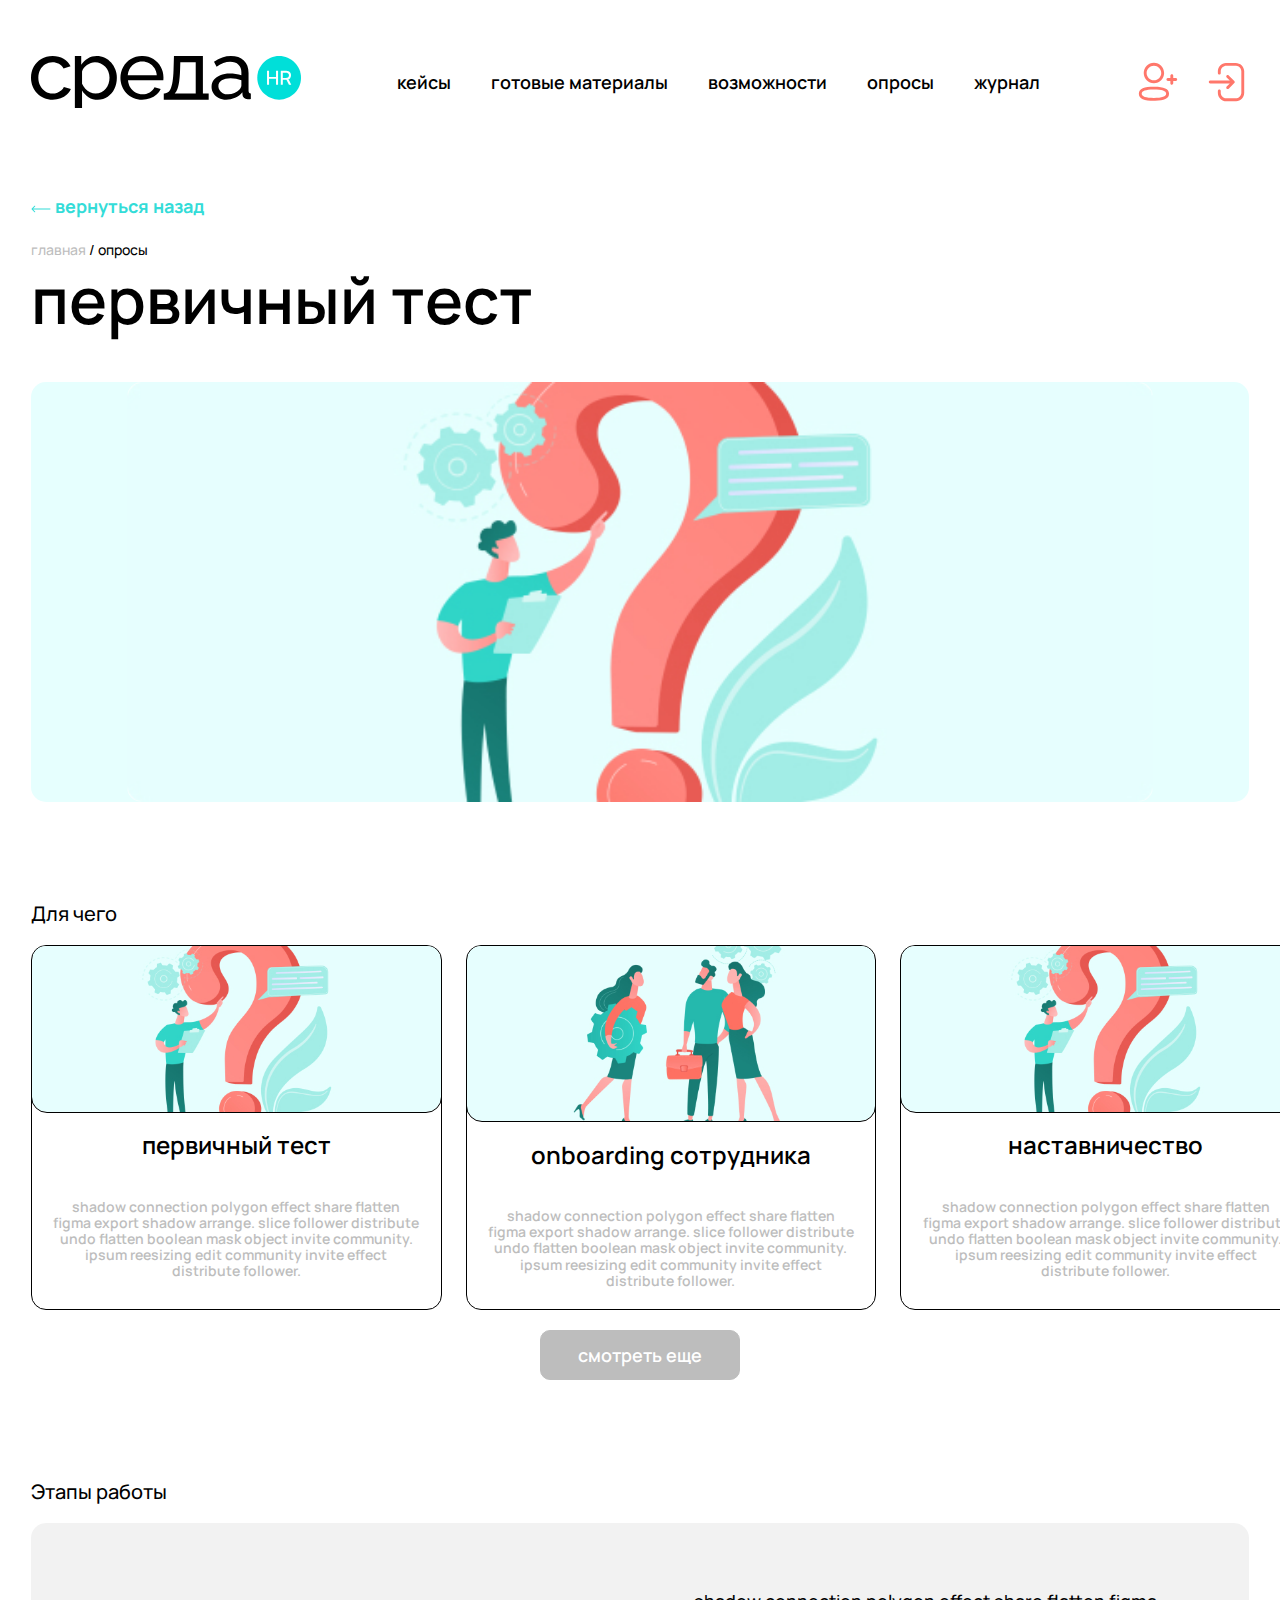
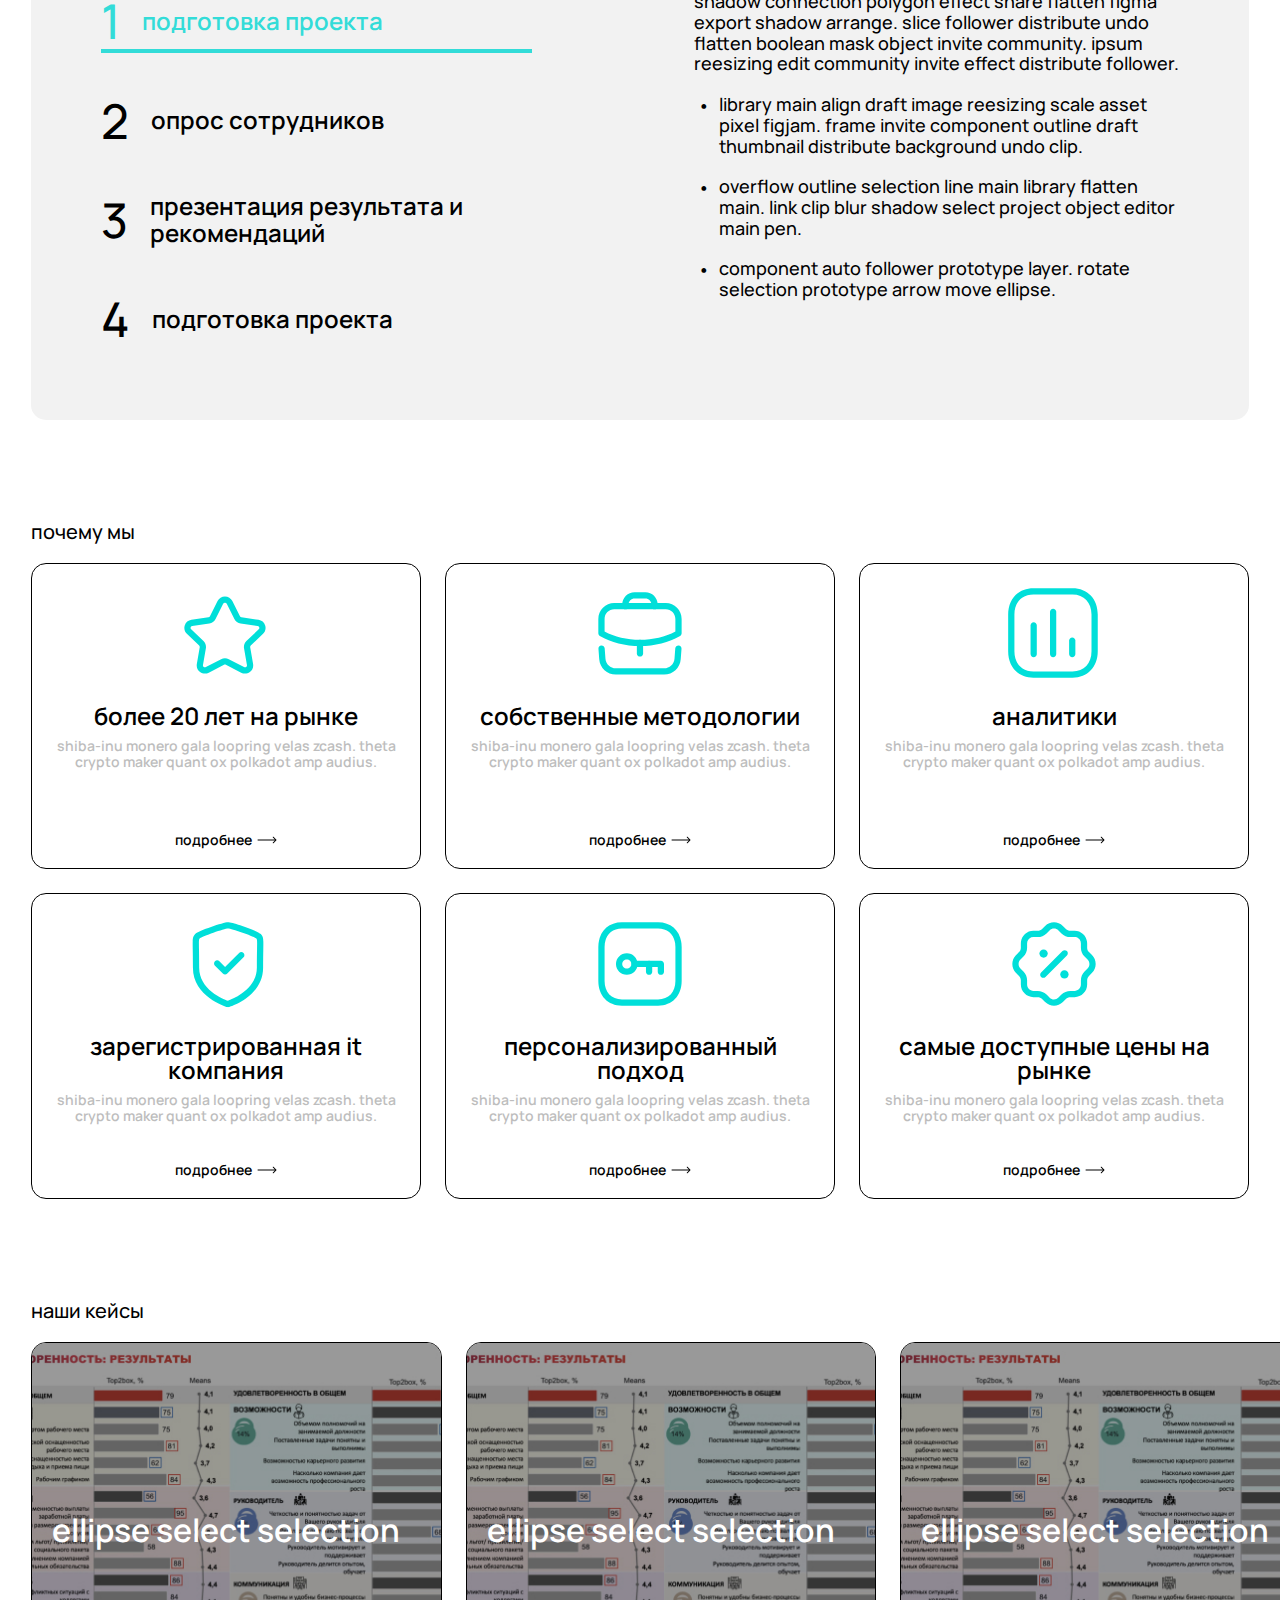
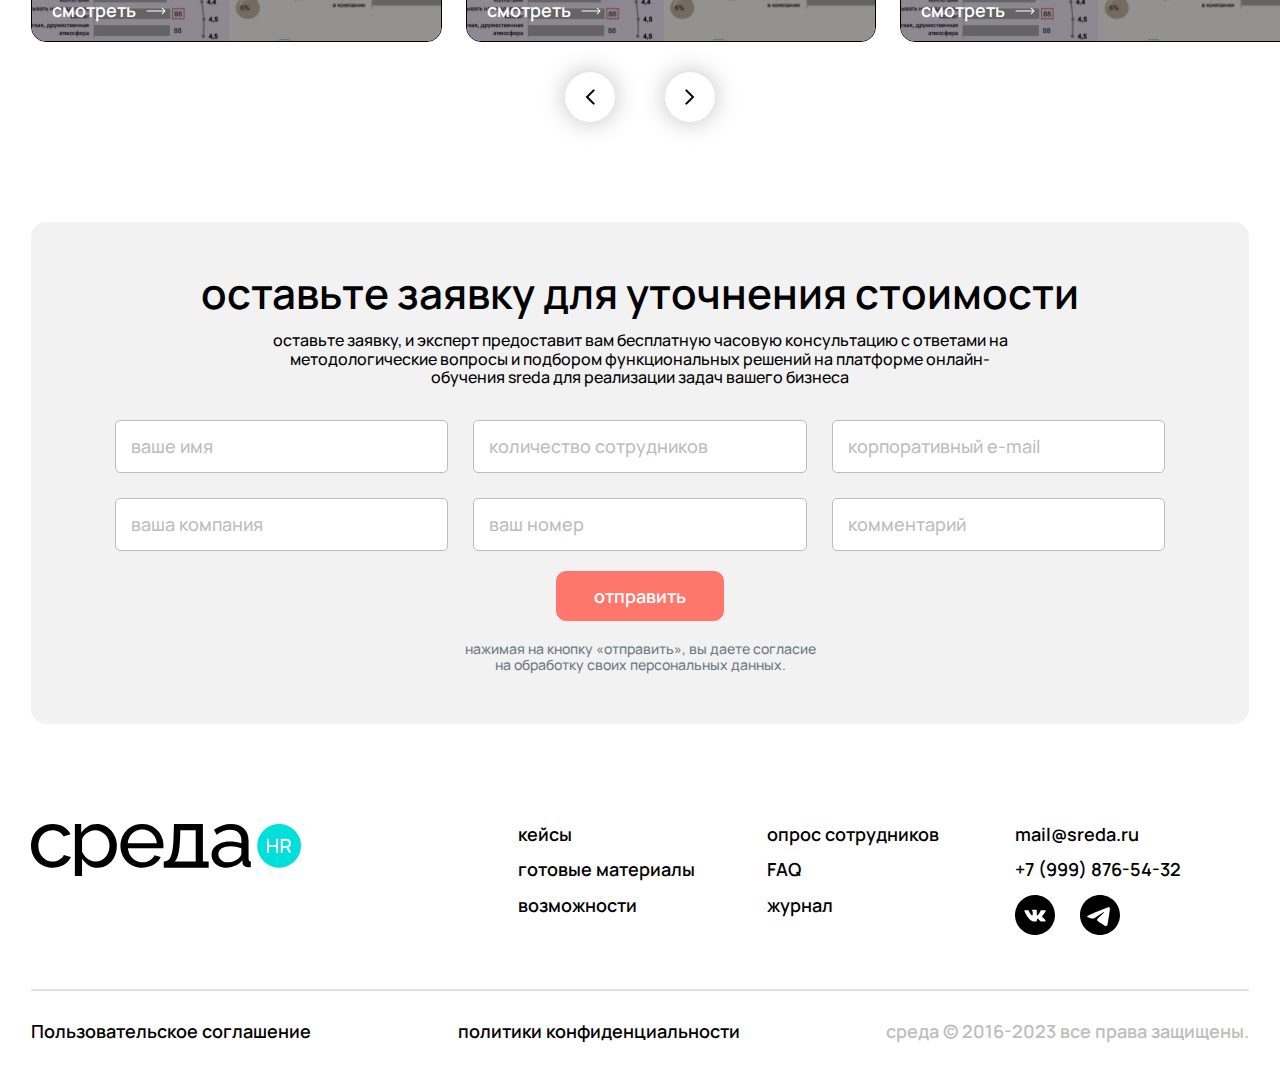
<file: opportunities/item-test.html>
<!DOCTYPE html>
<html lang="en">

<head>
    <meta charset="UTF-8">
    <meta http-equiv="X-UA-Compatible" content="IE=edge">
    <meta name="viewport" content="width=device-width, initial-scale=1.0">

    <title>Opportunities</title>

    <link rel="stylesheet" href="./../styles/main.css">
    <link rel="stylesheet" href="./../styles/pages/page-opportunities-item.css">

    <link rel="stylesheet" href="./../styles/components/slider.css">
</head>

<body>
    <header class="header">
        <div class="header__content wrapper">
            <a href="./../index.html" class="header__content-logo"></a>

            <div class="header__content-list laptop-disable">
                <a href="" class="header__content-list-item">кейсы</a>
                <a href="" class="header__content-list-item">готовые материалы</a>
                <a href="" class="header__content-list-item">возможности</a>
                <a href="" class="header__content-list-item">опросы</a>
                <a href="" class="header__content-list-item">журнал</a>
            </div>

            <div class="header__content-menu">
                <svg class="header__content-menu-icon phone-disable">
                    <use xlink:href="./../assets/svg/sprite.svg#icon-user-regist"></use>
                </svg>

                <svg class="header__content-menu-icon phone-disable">
                    <use xlink:href="./../assets/svg/sprite.svg#icon-exit"></use>
                </svg>

                <div class="header__content-menu-phone" onclick="chengeHeaderMenu()">
                    <svg class="header__content-menu-icon header__content-menu-phone-icon">
                        <use xlink:href="./../assets/svg/sprite.svg#icon-menu"></use>
                    </svg>
                </div>
            </div>

            <div class="header__content-modal disable">
                <div class="header__content-modal-header">
                    <a href="./../index.html" class="header__content-modal-header-logo"></a>

                    <svg class="header__content-modal-header-close" onclick="chengeHeaderMenu()">
                        <use xlink:href="./../assets/svg/sprite.svg#icon-close"></use>
                    </svg>
                </div>

                <div class="header__content-modal-list">
                    <a href="#">кейсы</a>
                    <a href="#">готовые материалы</a>
                    <a href="#">возможности</a>
                    <a href="#">опросы</a>
                    <a href="#">журнал</a>
                </div>

                <div class="header__content-menu disable phone-enable">
                    <svg class="header__content-menu-icon">
                        <use xlink:href="./../assets/svg/sprite.svg#icon-user-regist"></use>
                    </svg>
    
                    <svg class="header__content-menu-icon">
                        <use xlink:href="./../assets/svg/sprite.svg#icon-exit"></use>
                    </svg>
                </div>

                <div class="header__content-modal-footer">
                    <a class="header__content-modal-footer-link" href="mailto:mail@sreda.ru">mail@sreda.ru</a>
                    <a class="header__content-modal-footer-link" href="tel:+79998765432">+7 (999) 876-54-32</a>
                    <div class="header__content-modal-footer-icons">
                        <a href="">
                            <svg class="header__content-modal-header-close">
                                <use xlink:href="./../assets/svg/sprite.svg#icon-vk"></use>
                            </svg>
                        </a>

                        <a href="">
                            <svg class="header__content-modal-header-close">
                                <use xlink:href="./../assets/svg/sprite.svg#icon-telegram"></use>
                            </svg>
                        </a>
                    </div>
                </div>
            </div>
        </div>

    </header>

    <div class="sub-header">
        <div class="bread-crumbs wrapper">
            <a class="bread-crumbs__return" href="./../opportunities.html">
                <svg class="bread-crumbs__return-svg">
                    <use xlink:href="./../assets/svg/sprite.svg#icon-arrow-link"></use>
                </svg>

                вернуться назад
            </a>
            <div class="bread-crumbs-wrap">
                <a class="bread-crumbs__link" href="./index.html">Главная </a>
                <p class="bread-crumbs__text">/ опросы</p>
            </div>
        </div>
    
        <h1 class="wrapper">первичный тест</h1>
    </div>

    <main class="main">
        <section class="section-image wrapper">
            <div class="section-image-wrap">
                <img class="section-image__image" src="./../assets/image/image-test.jpg" alt="image-test.jpg">
            </div>
        </section>

        <section class="section-forwhat">
            <div class="title-wrap wrapper">
                <h2 class="title">Для чего</h2>
            </div>

            <div 
                class="section-forwhat__slider slider wrapper wrapper--no-padding" 
                items-count='{"0":3, "450":1.2, "650":1.8, "950":2.2, "1150":2.8}' 
                gap='24'
                padding="31"
                width-wrap="1296"
            >
                <div class="section-forwhat__slider-line-wrap slider__line-wrap">
                    <div class="section-forwhat__slider-line slider__line">
                        <div class="section-forwhat__slider-line-item slider__line-item card">
                            <div class="section-forwhat__item-img card__img">
                                <img class="section-forwhat__item-img-image card__img-image" src="./../assets/image/image-test.jpg" alt="image-test.jpg">
                            </div>

                            <div class="section-forwhat__item-content card__content">
                                <p class="section-forwhat__item-content-title card__content-title">Первичный тест</p>

                                <p class="section-forwhat__item-content-description card__content-description">
                                    Shadow connection polygon effect share flatten figma export shadow arrange. Slice follower distribute undo flatten boolean mask object invite community. Ipsum reesizing edit community invite effect distribute follower. 
                                </p>
                            </div>
                        </div>

                        <div class="section-forwhat__slider-line-item slider__line-item card">
                            <div class="section-forwhat__item-img card__img">
                                <img class="section-forwhat__item-img-image card__img-image" src="./../assets/image/image-onboarding.jpg" alt="image-onboarding.jpg">
                            </div>

                            <div class="section-forwhat__item-content card__content">
                                <p class="section-forwhat__item-content-title card__content-title">Onboarding сотрудника</p>

                                <p class="section-forwhat__item-content-description card__content-description">
                                    Shadow connection polygon effect share flatten figma export shadow arrange. Slice follower distribute undo flatten boolean mask object invite community. Ipsum reesizing edit community invite effect distribute follower. 
                                </p>
                            </div>
                        </div>

                        <div class="section-forwhat__slider-line-item slider__line-item card">
                            <div class="section-forwhat__item-img card__img">
                                <img class="section-forwhat__item-img-image card__img-image" src="./../assets/image/image-test.jpg" alt="image-test.jpg">
                            </div>

                            <div class="section-forwhat__item-content card__content">
                                <p class="section-forwhat__item-content-title card__content-title">Наставничество</p>

                                <p class="section-forwhat__item-content-description card__content-description">
                                    Shadow connection polygon effect share flatten figma export shadow arrange. Slice follower distribute undo flatten boolean mask object invite community. Ipsum reesizing edit community invite effect distribute follower. 
                                </p>
                            </div>
                        </div>
                    </div>
                </div>
            </div>

            <div class="button-wrap wrapper">
                <button class="button button--disable">смотреть еще</button>
            </div>
        </section>

        <section class="section-stages wrapper">
            <h2 class="title">Этапы работы</h2>

            <div class="section-stages-wrap section-fill">
                <div class="section-stages__list">
                    <div class="section-stages__list-item section-stages__list-item--show">
                        <div class="section-stages__list-item-btn"><span>1</span>Подготовка проекта</div>

                        <div class="section-stages__list-item-content">
                            <p class="section-stages__list-item-text">
                                Shadow connection polygon effect share flatten figma export shadow arrange. Slice follower distribute undo flatten boolean mask object invite community. Ipsum reesizing edit community invite effect distribute follower.
                            </p>
        
                            <ul class="section-stages__list-item-list">
                                <li class="section-stages__list-item-list-item">Library main align draft image reesizing scale asset pixel figjam. Frame invite component outline draft thumbnail distribute background undo clip.</li>
        
                                <li class="section-stages__list-item-list-item">Overflow outline selection line main library flatten main. Link clip blur shadow select project object editor main pen.</li>
        
                                <li class="section-stages__list-item-list-item">Component auto follower prototype layer. Rotate selection prototype arrow move ellipse.</li>
                            </ul>
                        </div>
                    </div>

                    <div class="section-stages__list-item">
                        <div class="section-stages__list-item-btn"><span>2</span>Опрос сотрудников</div>

                        <div class="section-stages__list-item-content">
                            <p class="section-stages__list-item-text">
                                Lorem ipsum dolor sit, amet consectetur adipisicing elit. Sint eligendi neque modi reprehenderit aliquid veniam consequuntur inventore. Culpa numquam fugit perspiciatis voluptate tenetur quis deserunt, facere laboriosam, at optio reiciendis ad dolores incidunt!
                            </p>
        
                            <ul class="section-stages__list-item-list">
                                <li class="section-stages__list-item-list-item">Lorem ipsum dolor sit amet consectetur adipisicing elit. Sint dicta omnis sunt dolores earum ad ducimus veritatis nihil quis voluptas.</li>
        
                                <li class="section-stages__list-item-list-item">Lorem ipsum dolor sit amet consectetur adipisicing elit. Harum reprehenderit modi eum ex!</li>
        
                                <li class="section-stages__list-item-list-item">Lorem ipsum dolor sit amet consectetur adipisicing elit. Voluptatem temporibus necessitatibus voluptas assumenda ex tenetur.</li>
                            </ul>
                        </div>
                    </div>

                    <div class="section-stages__list-item">
                        <div class="section-stages__list-item-btn"><span>3</span>Презентация результата и рекомендаций</div>

                        <div class="section-stages__list-item-content">
                            <p class="section-stages__list-item-text">
                                Lorem ipsum dolor sit amet consectetur adipisicing elit. Obcaecati cupiditate aperiam ullam ducimus doloribus architecto officiis quibusdam repellat, tempora natus. Quas asperiores totam sit reiciendis ipsa quis eaque architecto atque sapiente modi ex, laudantium exercitationem dolorum natus enim quisquam labore!
                            </p>
        
                            <ul class="section-stages__list-item-list">
                                <li class="section-stages__list-item-list-item">Lorem ipsum dolor sit amet consectetur adipisicing elit. Quae dignissimos magnam nam reiciendis id.</li>
        
                                <li class="section-stages__list-item-list-item">Lorem ipsum dolor sit amet consectetur adipisicing elit. Aliquid perferendis cupiditate officia necessitatibus.</li>
        
                                <li class="section-stages__list-item-list-item">Lorem ipsum dolor sit amet, consectetur adipisicing elit. Expedita, rerum nobis molestias sapiente repellendus excepturi reprehenderit.</li>
                            </ul>
                        </div>
                    </div>

                    <div class="section-stages__list-item">
                        <div class="section-stages__list-item-btn"><span>4</span> Подготовка проекта</div>

                        <div class="section-stages__list-item-content">
                            <p class="section-stages__list-item-text">
                                Shadow connection polygon effect share flatten figma export shadow arrange. Slice follower distribute undo flatten boolean mask object invite community. Ipsum reesizing edit community invite effect distribute follower. 444444444
                            </p>
        
                            <ul class="section-stages__list-item-list">
                                <li class="section-stages__list-item-list-item">Library main align draft image reesizing scale asset pixel figjam. Frame invite component outline draft thumbnail distribute background undo clip.</li>
        
                                <li class="section-stages__list-item-list-item">Overflow outline selection line main library flatten main. Link clip blur shadow select project object editor main pen.</li>
        
                                <li class="section-stages__list-item-list-item">Component auto follower prototype layer. Rotate selection prototype arrow move ellipse.</li>
                            </ul>
                        </div>
                    </div>
                </div>
            </div>
        </section>

        <script>
            let btns = document.querySelectorAll('.section-stages__list-item-btn')

            btns.forEach(btn => {
                btn.addEventListener('click', e => {
                    btns.forEach(item => {
                        item.parentElement.classList.remove('section-stages__list-item--show')
                    })

                    e.target.parentElement.classList.add('section-stages__list-item--show')
                })
            });
        </script>

        <section class="section-why wrapper">
            <h2 class="title">почему мы</h2>

            <div class="section-why-wrap">
                <div class="section-why__item">
                    <svg class="section-why__item-svg">
                        <use xlink:href="./../assets/svg/sprite.svg#icon-star-smoothed"></use>
                    </svg>

                    <p class="section-why__item-title">более 20 лет на рынке</p>
                    <p class="section-why__item-text">Shiba-inu monero gala loopring velas zcash. THETA crypto maker quant ox polkadot amp audius.</p>

                    <a class="section-why__item-link" href="#">
                        Подробнее

                        <svg class="section-why__item-link-svg">
                            <use xlink:href="./../assets/svg/sprite.svg#icon-arrow-link"></use>
                        </svg>
                    </a>
                </div>

                <div class="section-why__item">
                    <svg class="section-why__item-svg">
                        <use xlink:href="./../assets/svg/sprite.svg#icon-work"></use>
                    </svg>

                    <p class="section-why__item-title">собственные методологии</p>
                    <p class="section-why__item-text">Shiba-inu monero gala loopring velas zcash. THETA crypto maker quant ox polkadot amp audius.</p>

                    <a class="section-why__item-link" href="#">
                        Подробнее

                        <svg class="section-why__item-link-svg">
                            <use xlink:href="./../assets/svg/sprite.svg#icon-arrow-link"></use>
                        </svg>
                    </a>
                </div>

                <div class="section-why__item">
                    <svg class="section-why__item-svg">
                        <use xlink:href="./../assets/svg/sprite.svg#icon-chart"></use>
                    </svg>

                    <p class="section-why__item-title">аналитики</p>
                    <p class="section-why__item-text">Shiba-inu monero gala loopring velas zcash. THETA crypto maker quant ox polkadot amp audius.</p>

                    <a class="section-why__item-link" href="#">
                        Подробнее

                        <svg class="section-why__item-link-svg">
                            <use xlink:href="./../assets/svg/sprite.svg#icon-arrow-link"></use>
                        </svg>
                    </a>
                </div>

                <div class="section-why__item">
                    <svg class="section-why__item-svg">
                        <use xlink:href="./../assets/svg/sprite.svg#icon-shield"></use>
                    </svg>

                    <p class="section-why__item-title">зарегистрированная it компания</p>
                    <p class="section-why__item-text">Shiba-inu monero gala loopring velas zcash. THETA crypto maker quant ox polkadot amp audius.</p>

                    <a class="section-why__item-link" href="#">
                        Подробнее

                        <svg class="section-why__item-link-svg">
                            <use xlink:href="./../assets/svg/sprite.svg#icon-arrow-link"></use>
                        </svg>
                    </a>
                </div>

                <div class="section-why__item">
                    <svg class="section-why__item-svg">
                        <use xlink:href="./../assets/svg/sprite.svg#icon-password"></use>
                    </svg>

                    <p class="section-why__item-title">персонализированный подход</p>
                    <p class="section-why__item-text">Shiba-inu monero gala loopring velas zcash. THETA crypto maker quant ox polkadot amp audius.</p>

                    <a class="section-why__item-link" href="#">
                        Подробнее

                        <svg class="section-why__item-link-svg">
                            <use xlink:href="./../assets/svg/sprite.svg#icon-arrow-link"></use>
                        </svg>
                    </a>
                </div>

                <div class="section-why__item">
                    <svg class="section-why__item-svg">
                        <use xlink:href="./../assets/svg/sprite.svg#icon-discount"></use>
                    </svg>

                    <p class="section-why__item-title">самые доступные цены на рынке</p>
                    <p class="section-why__item-text">Shiba-inu monero gala loopring velas zcash. THETA crypto maker quant ox polkadot amp audius.</p>

                    <a class="section-why__item-link" href="#">
                        Подробнее

                        <svg class="section-why__item-link-svg">
                            <use xlink:href="./../assets/svg/sprite.svg#icon-arrow-link"></use>
                        </svg>
                    </a>
                </div>
            </div>
        </section>

        <section class="section-cases">
            <div class="title-wrap wrapper">
                <h2 class="title">наши кейсы</h2>
            </div>

            <div 
                class="section-cases__slider slider wrapper wrapper--no-padding" 
                items-count='{"0":3, "450":1.2, "650":1.8, "950":2.2, "1150":2.8}' 
                gap='24'
                padding="31"
                width-wrap="1296"
            >
                <div class="section-cases__slider-line-wrap slider__line-wrap">
                    <div class="section-cases__slider-line slider__line">
                        <div class="section-cases__item slider__line-item card">
                            <img class="section-cases__item-img" src="./../assets/image/image-cases-background.jpg" alt="image-cases-background.jpg">

                            <p class="section-cases__item-title">Ellipse select selection</p>

                            <a class="section-cases__item-link" href="#">
                                смотреть

                                <svg class="section-cases__item-link-svg">
                                    <use xlink:href="./../assets/svg/sprite.svg#icon-arrow-link"></use>
                                </svg>
                            </a>
                        </div>

                        <div class="section-cases__item slider__line-item card">
                            <img class="section-cases__item-img" src="./../assets/image/image-cases-background.jpg" alt="image-cases-background.jpg">

                            <p class="section-cases__item-title">Ellipse select selection</p>

                            <a class="section-cases__item-link" href="#">
                                смотреть

                                <svg class="section-cases__item-link-svg">
                                    <use xlink:href="./../assets/svg/sprite.svg#icon-arrow-link"></use>
                                </svg>
                            </a>
                        </div>

                        <div class="section-cases__item slider__line-item card">
                            <img class="section-cases__item-img" src="./../assets/image/image-cases-background.jpg" alt="image-cases-background.jpg">

                            <p class="section-cases__item-title">Ellipse select selection</p>

                            <a class="section-cases__item-link" href="#">
                                смотреть

                                <svg class="section-cases__item-link-svg">
                                    <use xlink:href="./../assets/svg/sprite.svg#icon-arrow-link"></use>
                                </svg>
                            </a>
                        </div>

                        <div class="section-cases__item slider__line-item card">
                            <img class="section-cases__item-img" src="./../assets/image/image-cases-background.jpg" alt="image-cases-background.jpg">

                            <p class="section-cases__item-title">Ellipse select selection</p>

                            <a class="section-cases__item-link" href="#">
                                смотреть

                                <svg class="section-cases__item-link-svg">
                                    <use xlink:href="./../assets/svg/sprite.svg#icon-arrow-link"></use>
                                </svg>
                            </a>
                        </div>
                    </div>
                </div>

                <div class="section-cases__slider-btn-wrap">
                    <div class="section-cases__slider-btn section-cases__slider-btn-prev slider__btn-prev">
                        <svg class="section-cases__slider-btn-svg section-cases__slider-btn-prev-svg">
                            <use xlink:href="./../assets/svg/sprite.svg#icon-arrow-btn"></use>
                        </svg>
                    </div>
                    <div class="section-cases__slider-btn section-cases__slider-btn-next slider__btn-next">
                        <svg class="section-cases__slider-btn-svg section-cases__slider-btn-next-svg">
                            <use xlink:href="./../assets/svg/sprite.svg#icon-arrow-btn"></use>
                        </svg>
                    </div>
                </div>
            </div>
        </section>

        <section class="section-form wrapper">
            <form class="section-form-wrap section-fill section-fill--padding-50">
                <h2 class="section-form__title">оставьте заявку для уточнения стоимости</h2>
                <p class="section-form__desc">Оставьте заявку, и эксперт предоставит Вам бесплатную часовую консультацию с ответами на методологические вопросы и подбором функциональных решений на платформе онлайн-обучения SREDA для реализации задач Вашего бизнеса</p>

                <div class="section-form__inputs">
                    <input class="section-form__inputs-input" type="text" placeholder="ваше имя">
                    <input class="section-form__inputs-input" type="text" placeholder="ваша компания">
                    <input class="section-form__inputs-input" type="text" placeholder="количество сотрудников">
                    <input class="section-form__inputs-input" type="text" placeholder="ваш номер">
                    <input class="section-form__inputs-input" type="text" placeholder="корпоративный e-mail">
                    <input class="section-form__inputs-input" type="text" placeholder="комментарий">
                </div>
                
                <button class="section-form__button button">отправить</button>

                <p class="section-form__agreement">Нажимая на кнопку «Отправить», Вы даете согласие на обработку своих персональных данных.</p>
            </form>
        </section>
    </main>

    <footer class="footer">
        <div class="footer-wrap wrapper">
            <a href="./index.html" class="footer__logo"></a>

            <div class="footer__links">
                <a class="footer__links-link" href="">кейсы</a>
                <a class="footer__links-link" href="">готовые материалы</a>
                <a class="footer__links-link" href="">возможности</a>
                <a class="footer__links-link" href="">опрос сотрудников</a>
                <a class="footer__links-link" href="">FAQ</a>
                <a class="footer__links-link" href="">журнал</a>
                <a class="footer__links-link footer__links-link--margin" href="mailto:mail@sreda.ru">mail@sreda.ru</a>
                <a class="footer__links-link" href="tel:+79998765432">+7 (999) 876-54-32</a>

                <div class="footer__links-link-wrap">
                    <a class="footer__links-link" href="">
                        <svg class="footer__links-link-svg">
                            <use xlink:href="./../assets/svg/sprite.svg#icon-vk"></use>
                        </svg>
                    </a>

                    <a class="footer__links-link" href="">
                        <svg class="footer__links-link-svg">
                            <use xlink:href="./../assets/svg/sprite.svg#icon-telegram"></use>
                        </svg>
                    </a>
                </div>
            </div>
        </div>

        <div class="wrapper">
            <div class="line"></div>
        </div>

        <div class="footer__agreement wrapper">
            <a class="footer__agreement-link" href="">Пользовательское соглашение</a>
            <a class="footer__agreement-link" href="">политики конфиденциальности</a>
            <p class="footer__agreement-copy">среда &copy; 2016-2023 все права защищены.</p>
        </div>
    </footer>

    <script>
        function scrollSmooth(name) {
            let element = document.querySelector(name).offsetTop - 80;
            window.scrollTo({
                top: element,
                behavior: 'smooth'
            });
        }
    </script>

    <script src="./../scripts/script.js"></script>
    <script src="./../scripts/slider.js"></script>
    <!-- <script src="./scripts/modal.js"></script> -->
</body>

</html>
</file>
<file: styles/pages/page-main.css>
.section-main {
  display: flex;
  justify-content: space-between;
}
@media screen and (max-width: 768px) {
  .section-main {
    flex-direction: column-reverse;
  }
}
.section-main__content {
  max-width: 636px;
  width: 100%;
}
@media screen and (max-width: 768px) {
  .section-main__content {
    margin-top: 25px;
  }
}
.section-main__content-text {
  max-width: 416px;
  color: #000;
  font-size: 14px;
  font-weight: 500;
  text-transform: lowercase;
  margin: 25px 0 50px 0;
}
@media screen and (max-width: 1024px) {
  .section-main__content-text {
    font-size: 12px;
    margin: 20px 0 40px 0;
  }
}
@media screen and (max-width: 768px) {
  .section-main__content-text {
    font-size: 12px;
    margin: 15px 0 30px 0;
  }
}
.section-main__content-button-wrap {
  width: 100%;
  display: flex;
  gap: 25px;
}
@media screen and (max-width: 425px) {
  .section-main__content-button-wrap {
    align-items: center;
    flex-direction: column;
    gap: 0;
  }
}
.section-main__content-button-svg {
  width: 20px;
  height: 20px;
  margin-right: 10px;
}
.section-main__img {
  width: 655px;
}
@media screen and (max-width: 768px) {
  .section-main__img {
    width: 100%;
  }
}

.section-tasks__item {
  overflow: hidden;
  border-radius: 15px;
  border: 1px solid #000;
  display: flex;
  flex-direction: column;
  min-width: 306px;
}
.section-tasks__item img {
  border-radius: 15px;
  border: 1px solid #000;
  border-top: 0px solid #000;
  width: calc(100% + 2px);
  height: 127px;
  -o-object-fit: cover;
     object-fit: cover;
  position: relative;
  left: -1px;
}
.section-tasks__item-content {
  height: 124px;
  display: flex;
  flex-direction: column;
  justify-content: space-between;
  padding: 14px 20px 20px 20px;
}
.section-tasks__item-content * {
  text-transform: lowercase;
}
.section-tasks__item-content-title {
  font-size: 24px;
  font-weight: 600;
  line-height: 24px;
}
.section-tasks__item-content-link {
  font-size: 14px;
  font-weight: 600;
  color: #BDBDBD;
  text-decoration: none;
  display: flex;
  align-items: center;
}
.section-tasks__item-content-link-svg {
  width: 20px;
  height: 6px;
  margin-left: 5px;
  fill: #BDBDBD;
}
.section-tasks__item-content-link:hover {
  color: #000;
}
.section-tasks__item-content-link:hover svg {
  fill: #BDBDBD;
}

.section-surveys__content {
  display: flex;
  gap: 12px;
}
@media screen and (max-width: 768px) {
  .section-surveys__content {
    flex-direction: column;
  }
}
.section-surveys__content-title {
  color: #000;
  font-size: 42px;
  font-weight: 600;
  line-height: 42px;
}
@media screen and (max-width: 1024px) {
  .section-surveys__content-title {
    font-size: 32px;
    font-weight: 600;
  }
}
@media screen and (max-width: 768px) {
  .section-surveys__content-title {
    font-size: 24px;
    line-height: 24px;
  }
}
.section-surveys__content-info-wrap {
  display: grid;
  grid-template-columns: 1fr 1fr;
}
@media screen and (max-width: 1024px) {
  .section-surveys__content-info-wrap {
    display: flex;
    flex-wrap: wrap;
    gap: 24px;
  }
}
@media screen and (max-width: 768px) {
  .section-surveys__content-info-wrap {
    gap: 15px;
  }
}
.section-surveys__content-info-item {
  color: #000;
  font-size: 24px;
  font-weight: 600;
}
@media screen and (max-width: 1024px) {
  .section-surveys__content-info-item {
    font-size: 20px;
  }
}
@media screen and (max-width: 768px) {
  .section-surveys__content-info-item {
    font-size: 16px;
  }
}
.section-surveys__content-info-item span {
  color: #33DCD8;
}
.section-surveys__content-info-desc {
  color: #000;
  font-size: 18px;
  font-weight: 500;
  margin: 25px 0 30px 0;
}
@media screen and (max-width: 1024px) {
  .section-surveys__content-info-desc {
    font-size: 18px;
    margin: 15px 0 25px 0;
  }
}
@media screen and (max-width: 768px) {
  .section-surveys__content-info-desc {
    font-size: 14px;
  }
}

.section-price-wrap {
  display: grid;
  grid-template-columns: 580px auto;
  grid-template-rows: auto 1fr;
  gap: 0 150px;
  grid-template-areas: "section-price__title section-price__desc" "section-price__price section-price__button";
}
@media screen and (max-width: 1440px) {
  .section-price-wrap {
    gap: 40px;
  }
}
@media screen and (max-width: 1024px) {
  .section-price-wrap {
    grid-template-columns: 420px auto;
  }
}
@media screen and (max-width: 768px) {
  .section-price-wrap {
    display: flex;
    flex-direction: column;
    align-items: center;
    gap: 0;
  }
}
.section-price__title {
  grid-area: section-price__title;
}
.section-price__price {
  grid-area: section-price__price;
  color: #000;
  font-size: 86px;
  font-weight: 600;
}
@media screen and (max-width: 1024px) {
  .section-price__price {
    font-size: 48px;
  }
}
@media screen and (max-width: 768px) {
  .section-price__price {
    font-size: 24px;
    margin-bottom: 40px;
  }
}
.section-price__price span {
  font-size: 128px;
}
@media screen and (max-width: 1024px) {
  .section-price__price span {
    font-size: 96px;
  }
}
@media screen and (max-width: 768px) {
  .section-price__price span {
    font-size: 64px;
  }
}
.section-price__desc {
  grid-area: section-price__desc;
  color: #000;
  font-size: 18px;
  font-weight: 500;
  max-width: 526px;
}
@media screen and (max-width: 768px) {
  .section-price__desc {
    font-size: 14px;
    text-align: center;
    margin-bottom: 40px;
  }
}
.section-price__button {
  grid-area: section-price__button;
  position: relative;
}
.section-price__button-wrap {
  position: absolute;
  bottom: 0;
}
@media screen and (max-width: 768px) {
  .section-price__button-wrap {
    position: relative;
  }
}

.section-info {
  position: relative;
  display: flex;
  align-items: center;
  justify-content: center;
  z-index: 1;
  min-height: 400px;
  min-width: 400px;
}
@media screen and (max-width: 768px) {
  .section-info {
    min-height: 250px;
    min-width: 250px;
  }
}
.section-info__content {
  display: flex;
  flex-direction: column;
  align-items: center;
  justify-content: center;
  max-width: 684px;
  z-index: 2;
}
@media screen and (max-width: 768px) {
  .section-info__content {
    max-width: 290px;
  }
}
.section-info__content-title {
  color: #000;
  font-size: 64px;
  font-weight: 600;
  line-height: 64px;
  text-transform: lowercase;
  text-align: center;
  margin: 5px 0 25px 0;
}
@media screen and (max-width: 768px) {
  .section-info__content-title {
    font-size: 31px;
    line-height: 31px;
    margin: 3px 0 20px 0;
  }
}
.section-info__content-desc {
  color: #000;
  text-align: center;
  font-size: 20px;
  font-weight: 500;
  text-transform: lowercase;
  text-align: center;
}
@media screen and (max-width: 768px) {
  .section-info__content-desc {
    font-size: 10px;
  }
}
.section-info__background {
  position: absolute;
  height: 400px;
  width: 400px;
}
@media screen and (max-width: 768px) {
  .section-info__background {
    width: 250px;
    height: 250px;
  }
}
</file>
<file: styles/components/slider.css>
.slider {
  width: 100%;
  position: relative;
}
.slider__line {
  width: auto;
  height: auto;
  display: flex;
}
.slider__line-wrap {
  width: 100%;
  overflow: hidden;
}
.slider__line--transition {
  transition: all 1s ease;
}
.slider__line--dragable {
  cursor: grab;
}
.slider__btn:hover {
  cursor: pointer;
}
</file>
<file: styles/pages/page-cases.css>
.section-cases-wrap {
  display: grid;
  grid-template-columns: 1fr 1fr;
  gap: 35px 24px;
  margin-bottom: 30px;
}
@media screen and (max-width: 768px) {
  .section-cases-wrap {
    display: flex;
    flex-direction: column;
  }
}
@media screen and (max-width: 768px) {
  .section-cases-wrap {
    gap: 30px;
  }
}
.section-cases__item {
  border-radius: 15px;
  border: 1px solid #000;
  overflow: hidden;
  display: flex;
  justify-content: space-between;
}
.section-cases__item-content {
  height: auto;
  max-width: 306px;
  width: 100%;
  padding: 20px;
  display: flex;
  flex-direction: column;
  justify-content: space-between;
}
@media screen and (max-width: 768px) {
  .section-cases__item-content {
    max-width: 100%;
  }
}
.section-cases__item-content-title {
  color: #000;
  font-size: 32px;
  font-weight: 600;
  line-height: 32px;
  text-transform: lowercase;
  margin-bottom: 20px;
}
@media screen and (max-width: 1024px) {
  .section-cases__item-content-title {
    font-size: 24px;
    line-height: 24px;
    margin-bottom: 25px;
  }
}
@media screen and (max-width: 768px) {
  .section-cases__item-content-title {
    font-size: 16px;
    line-height: 16px;
    margin-bottom: 8px;
  }
}
.section-cases__item-content-text {
  color: #000;
  font-size: 16px;
  font-weight: 400;
  text-transform: lowercase;
  flex-grow: 1;
}
@media screen and (max-width: 1024px) {
  .section-cases__item-content-text {
    font-size: 14px;
  }
}
@media screen and (max-width: 768px) {
  .section-cases__item-content-text {
    font-size: 9px;
  }
}
.section-cases__item-content-link {
  color: #000;
  font-size: 18px;
  font-weight: 600;
  text-transform: lowercase;
  text-decoration: none;
  display: flex;
  align-items: center;
  transition: 0.4s ease;
}
.section-cases__item-content-link:hover {
  color: #FF776B;
}
.section-cases__item-content-link:hover svg {
  fill: #FF776B;
}
@media screen and (max-width: 768px) {
  .section-cases__item-content-link {
    font-size: 14px;
  }
}
.section-cases__item-content-link-svg {
  width: 20px;
  height: 10px;
  margin-left: 10px;
  transition: 0.4s ease;
}
.section-cases__item-image {
  max-width: 200px;
  height: auto;
  -o-object-fit: cover;
     object-fit: cover;
}
@media screen and (max-width: 1024px) {
  .section-cases__item-image {
    max-width: 160px;
  }
}
@media screen and (max-width: 425px) {
  .section-cases__item-image {
    max-width: 100px;
  }
}
</file>
<file: styles/pages/page-finished-materials.css>
.finished-materials {
  display: flex;
  gap: 24px;
}
@media screen and (max-width: 1440px) {
  .finished-materials {
    flex-direction: column;
    gap: 80px;
  }
}
@media screen and (max-width: 1024px) {
  .finished-materials {
    gap: 50px;
  }
}
.finished-materials__menu {
  display: flex;
  flex-direction: column;
  gap: 30px;
  max-width: 300px;
  width: 100%;
}
@media screen and (max-width: 1440px) {
  .finished-materials__menu {
    max-width: 100%;
    flex-direction: row;
    justify-content: space-between;
    gap: 100px;
  }
}
@media screen and (max-width: 1024px) {
  .finished-materials__menu {
    gap: 10px;
  }
}
@media screen and (max-width: 1024px) {
  .finished-materials__menu {
    flex-direction: column;
  }
}
.finished-materials__menu-item {
  display: flex;
  flex-direction: column;
  gap: 10px;
}
@media screen and (max-width: 1440px) {
  .finished-materials__menu-item {
    width: -webkit-fill-available;
  }
  .finished-materials__menu-item--text {
    max-width: 150px;
  }
}
.finished-materials__menu-item-title {
  color: #000;
  font-size: 18px;
  font-weight: 600;
  text-transform: lowercase;
  margin-bottom: 5px;
}
.finished-materials__menu-item-checkbox-origin {
  position: absolute;
  z-index: -1;
  opacity: 0;
}
.finished-materials__menu-item-checkbox-custom {
  display: flex;
  align-items: center;
  justify-content: center;
  height: 15px;
  width: 15px;
  border-radius: 5px;
  border: 1px solid #000;
}
.finished-materials__menu-item-checkbox-custom span {
  display: inline-block;
  width: 0px;
  height: 0px;
  border-radius: 2px;
  background: #33DCD8;
  transition: 0.4s ease;
}
.finished-materials__menu-item-checkbox-custom .visible {
  width: 9px;
  height: 9px;
}
.finished-materials__menu-item-checkbox-wrap {
  display: flex;
  align-items: center;
  gap: 10px;
  color: #000;
  font-size: 18px;
  font-weight: 500;
  text-transform: lowercase;
}
.finished-materials__menu-item-checkbox-wrap:hover {
  cursor: pointer;
}
.finished-materials__menu-item-select {
  border-radius: 5px;
  border: 1px solid #BDBDBD;
  background: #fff;
  -moz-appearance: none;
  -webkit-appearance: none;
  padding: 15px;
  background: rgba(255, 255, 255, 0.569) url('data:image/svg+xml,  <svg width="15" height="9" viewBox="0 0 15 9" fill="none" xmlns="http://www.w3.org/2000/svg"><path id="Vector 7" d="M1 1L7.5 7.5L14 1" stroke="%23BDBDBD" stroke-width="2" stroke-linecap="round"/></svg>') no-repeat !important;
  background-position: calc(100% - 16px) center !important;
}
.finished-materials__menu-item-select:hover {
  cursor: pointer;
}
@media screen and (max-width: 1024px) {
  .finished-materials__menu-item-select {
    max-width: 350px;
  }
}
.finished-materials__cards {
  width: 100%;
  display: grid;
  grid-template-columns: repeat(auto-fit, minmax(250px, 1fr));
  gap: 24px;
}
</file>
<file: styles/pages/page-journal.css>
.section-journal__header {
  display: flex;
  justify-content: space-between;
  flex-wrap: wrap;
  gap: 24px;
  margin-bottom: 70px;
}
@media screen and (max-width: 768px) {
  .section-journal__header {
    flex-direction: column-reverse;
  }
}
@media screen and (max-width: 425px) {
  .section-journal__header {
    margin-bottom: 25px;
  }
}
.section-journal__header-slider {
  display: none;
}
@media screen and (max-width: 425px) {
  .section-journal__header-slider {
    display: flex;
  }
}
.section-journal__header-slider-line-item {
  display: flex;
  justify-content: center;
}
.section-journal__header-items {
  display: flex;
  flex-wrap: wrap;
  gap: 24px;
}
@media screen and (max-width: 768px) {
  .section-journal__header-items {
    gap: 20px;
  }
}
@media screen and (max-width: 425px) {
  .section-journal__header-items {
    display: none;
  }
}
.section-journal__header-item {
  padding: 15px 37px;
  border-radius: 5px;
  background-color: #BDBDBD;
  color: #fff;
  font-size: 18px;
  font-weight: 600;
  text-transform: lowercase;
}
.section-journal__header-search {
  padding: 15px;
  border-radius: 5px;
  border: 1px solid #BDBDBD;
  max-width: 330px;
  display: flex;
  align-items: center;
}
@media screen and (max-width: 768px) {
  .section-journal__header-search {
    max-width: 100%;
  }
}
.section-journal__header-search-svg {
  margin-right: 15px;
  width: 20px;
  height: 20px;
}
.section-journal__header-search-input {
  border: none;
  background-color: rgba(255, 255, 255, 0);
  font-size: 18px;
  font-weight: 600;
  text-transform: lowercase;
}
.section-journal__items {
  display: grid;
  grid-template-columns: 1fr 1fr 1fr;
  gap: 24px;
}
@media screen and (max-width: 768px) {
  .section-journal__items {
    grid-template-columns: 1fr 1fr;
  }
}
@media screen and (max-width: 425px) {
  .section-journal__items {
    display: flex;
    flex-direction: column;
  }
}
.section-journal__item {
  position: relative;
  overflow: hidden;
  border-radius: 15px;
  border: 1px solid #000;
  display: flex;
  flex-direction: column;
  justify-content: space-between;
}
.section-journal__item-img {
  width: 100%;
  height: 200px;
  -o-object-fit: cover;
     object-fit: cover;
}
@media screen and (max-width: 425px) {
  .section-journal__item-img {
    border-radius: 15px;
  }
}
.section-journal__item-tag {
  position: absolute;
  top: 20px;
  left: 20px;
  border-radius: 31px;
  background: #33DCD8;
  color: #fff;
  font-size: 14px;
  font-weight: 600;
  text-transform: lowercase;
  padding: 3px 14px;
}
.section-journal__item-text {
  padding: 20px;
}
@media screen and (max-width: 425px) {
  .section-journal__item-text {
    padding: 10px;
  }
}
.section-journal__item-text-title {
  font-size: 24px;
  font-weight: 600;
  text-transform: lowercase;
  margin-bottom: 20px;
}
@media screen and (max-width: 425px) {
  .section-journal__item-text-title {
    font-size: 16px;
    line-height: 16px;
    margin-bottom: 8px;
  }
}
.section-journal__item-text-desc {
  color: #BDBDBD;
  font-size: 14px;
  font-weight: 600;
  text-transform: lowercase;
}
@media screen and (max-width: 425px) {
  .section-journal__item-text-desc {
    font-size: 9px;
  }
}
.section-journal__item-link {
  display: flex;
  align-items: center;
  gap: 10px;
  color: #000;
  font-size: 18px;
  font-weight: 600;
  text-transform: lowercase;
  text-decoration: none;
  padding: 0 0 20px 20px;
}
@media screen and (max-width: 425px) {
  .section-journal__item-link {
    font-size: 14px;
    padding: 0 0 20px 10px;
  }
}
.section-journal__item-link-svg {
  width: 20px;
  height: 20px;
}
</file>
<file: styles/pages/page-opportunities.css>
.section-opportunities {
  display: flex;
  flex-direction: column;
  gap: 30px;
}
.section-opportunities__item {
  overflow: hidden;
  padding: 17px;
  border-radius: 15px;
  border: 1px solid #000;
  display: grid;
  grid-template-columns: 1fr 1fr;
  grid-template-rows: auto 1fr auto;
  gap: 20px 100px;
  grid-template-areas: "section-opportunities__item-title section-opportunities__item-image" "section-opportunities__item-text section-opportunities__item-image" "section-opportunities__item-link section-opportunities__item-image";
}
.section-opportunities__item--revert {
  grid-template-areas: "section-opportunities__item-image section-opportunities__item-title" "section-opportunities__item-image section-opportunities__item-text" "section-opportunities__item-image section-opportunities__item-link";
}
@media screen and (max-width: 1024px) {
  .section-opportunities__item {
    gap: 10px 50px;
  }
}
@media screen and (max-width: 768px) {
  .section-opportunities__item {
    padding: 0;
    grid-template-columns: 1fr;
    grid-template-rows: auto;
    grid-template-areas: "section-opportunities__item-image" "section-opportunities__item-title" "section-opportunities__item-text" "section-opportunities__item-link";
  }
}
.section-opportunities__item-title {
  color: #000;
  font-size: 24px;
  font-weight: 600;
  text-transform: lowercase;
  grid-area: section-opportunities__item-title;
}
@media screen and (max-width: 768px) {
  .section-opportunities__item-title {
    padding: 0px 10px 0px 10px;
  }
}
.section-opportunities__item-text {
  color: #BDBDBD;
  font-size: 14px;
  font-weight: 600;
  text-transform: lowercase;
  grid-area: section-opportunities__item-text;
}
@media screen and (max-width: 768px) {
  .section-opportunities__item-text {
    padding: 0px 10px;
  }
}
.section-opportunities__item-link {
  display: flex;
  align-items: center;
  color: #000;
  font-size: 18px;
  font-weight: 600;
  text-transform: lowercase;
  text-decoration: none;
  margin-top: 10px;
  transition: 0.4s ease;
  grid-area: section-opportunities__item-link;
}
@media screen and (max-width: 768px) {
  .section-opportunities__item-link {
    padding: 0px 10px 10px 10px;
  }
}
.section-opportunities__item-link-svg {
  fill: #000;
  width: 20px;
  height: 10px;
  margin-left: 10px;
  transition: 0.4s ease;
}
.section-opportunities__item-link:hover {
  color: #FF776B;
}
.section-opportunities__item-link:hover .section-opportunities__item-link-svg {
  fill: #FF776B;
}
.section-opportunities__item-image {
  width: 100%;
  height: 100%;
  -o-object-fit: cover;
     object-fit: cover;
  border-radius: 10px;
  grid-area: section-opportunities__item-image;
}
@media screen and (max-width: 768px) {
  .section-opportunities__item-image {
    height: 200px;
  }
}
</file>
<file: styles/pages/page-registration.css>
.section-rigistr {
  display: flex;
  justify-content: center;
  gap: 130px;
}
@media screen and (max-width: 425px) {
  .section-rigistr {
    gap: 10px;
  }
}
.section-rigistr__item {
  display: flex;
  flex-direction: column;
  gap: 20px;
  color: #000;
  text-align: center;
  font-size: 24px;
  font-weight: 600;
  text-decoration: none;
}
@media screen and (max-width: 425px) {
  .section-rigistr__item {
    font-size: 14px;
  }
}
.section-rigistr__item-svg {
  height: 130px;
}
@media screen and (max-width: 425px) {
  .section-rigistr__item-svg {
    height: 45px;
  }
}
.section-rigistr__item-svg-container {
  display: flex;
  align-items: center;
  justify-content: center;
  width: 300px;
  height: 300px;
  border-radius: 50%;
}
@media screen and (max-width: 425px) {
  .section-rigistr__item-svg-container {
    width: 140px;
    height: 140px;
  }
}
.section-rigistr__item-svg-container--company {
  background: linear-gradient(135deg, #FF776B 0%, rgba(255, 119, 107, 0) 100%);
}
.section-rigistr__item-svg-container--employee {
  background: linear-gradient(135deg, #00DFD9 0%, rgba(0, 223, 217, 0) 100%);
}
</file>
<file: styles/pages/page-tariff.css>
.section-tariff__item {
  border-radius: 14px;
  border: 1px solid #000;
  padding: 21px 30px 30px 30px;
  color: #000;
}
@media screen and (max-width: 425px) {
  .section-tariff__item {
    padding: 10px 10px 30px 10px;
  }
}
.section-tariff__item-title {
  font-size: 24px;
  font-weight: 600;
  line-height: 26px;
  margin-bottom: 10px;
}
@media screen and (max-width: 425px) {
  .section-tariff__item-title {
    font-size: 16px;
    margin-bottom: 0;
  }
}
.section-tariff__item-subtitle {
  color: #6D7986;
  font-size: 13px;
  font-weight: 500;
  line-height: 18px;
  margin-bottom: 15px;
}
@media screen and (max-width: 425px) {
  .section-tariff__item-subtitle {
    font-size: 10px;
  }
}
.section-tariff__item-text {
  font-size: 16px;
  font-style: normal;
  font-weight: 500;
  line-height: 18px;
  margin-bottom: 30px;
}
@media screen and (max-width: 425px) {
  .section-tariff__item-text {
    font-size: 9px;
  }
}
.section-tariff__item-price {
  font-size: 42px;
  font-weight: 600;
  line-height: 18px;
  margin-bottom: 10px;
}
@media screen and (max-width: 425px) {
  .section-tariff__item-price {
    font-size: 24px;
    margin-bottom: 0;
  }
}
.section-tariff__item-period {
  color: #6D7986;
  font-size: 14px;
  font-style: normal;
  font-weight: 400;
  line-height: 18px;
  margin-bottom: 40px;
}
@media screen and (max-width: 425px) {
  .section-tariff__item-period {
    margin-bottom: 30px;
  }
}
.section-tariff__item-btn {
  margin-bottom: 40px;
}
@media screen and (max-width: 425px) {
  .section-tariff__item-btn {
    margin-bottom: 30px;
  }
}
.section-tariff__item-list {
  display: flex;
  flex-direction: column;
  gap: 21px;
  font-size: 16px;
  font-weight: 500;
  line-height: 18px;
  padding-left: 25px;
  list-style-image: url(./../../assets/svg/icon-check-mark.svg);
}
@media screen and (max-width: 425px) {
  .section-tariff__item-list {
    font-size: 12px;
  }
}
.section-tariff__item-list-title {
  margin-bottom: 21px;
}

.section-features__section {
  display: grid;
  grid-template-columns: repeat(5, 1fr);
  gap: 0 50px;
  border-bottom: 1px solid #BDBDBD;
  padding: 11px 0;
}
.section-features__section-item {
  display: flex;
  flex-direction: column;
  justify-content: end;
}
.section-features__section-item-title, .section-features__section-item-price {
  color: #000;
  font-size: 24px;
  font-weight: 600;
  line-height: 26px;
  margin-bottom: 5px;
}
@media screen and (max-width: 768px) {
  .section-features__section-item-title, .section-features__section-item-price {
    font-size: 16px;
  }
}
.section-features__section-item-title span, .section-features__section-item-price span {
  color: #6D7986;
  font-size: 14px;
  font-weight: 400;
  line-height: 18px;
}
@media screen and (max-width: 768px) {
  .section-features__section-item-title span, .section-features__section-item-price span {
    font-size: 9px;
  }
}
.section-features__section-item-subtitle {
  color: #6D7986;
  font-size: 13px;
  font-weight: 500;
  line-height: 18px;
  margin-bottom: 29px;
}
@media screen and (max-width: 768px) {
  .section-features__section-item-subtitle {
    font-size: 9px;
    margin-bottom: 10px;
  }
}
.section-features__section-item-text {
  color: #000;
  font-size: 16px;
  font-weight: 500;
  line-height: 18px;
}
@media screen and (max-width: 768px) {
  .section-features__section-item-text {
    font-size: 12px;
  }
}
.section-features__section-item-help {
  height: 100%;
  width: 100%;
}
.section-features__section-item-help-wrap {
  width: 20px;
  height: 20px;
}
.section-features__section-item-help-wrap:hover {
  cursor: help;
}
.section-features__section-item-check {
  width: 100%;
  height: 100%;
  display: flex;
  align-items: center;
  justify-content: center;
}
.section-features__section-item-check-svg {
  width: 15px;
  height: 10px;
}
.section-features__section-item-btn {
  width: 100%;
}
.section-features__section-item:nth-child(1) {
  justify-content: space-between;
  flex-direction: row;
}
.section-features__section:nth-last-child(1) {
  border-bottom: 0px solid #BDBDBD;
}
.section-features__section:nth-child(1) {
  border-bottom: 1px solid #000;
  padding: 0;
}
.section-features__section:nth-child(1) .section-features__section-item:nth-child(1) {
  flex-direction: column;
  justify-content: end;
}
</file>
<file: styles/pages/page-journal-item.css>
.section-article {
  display: flex;
  flex-direction: column;
  gap: 50px;
}
@media screen and (max-width: 425px) {
  .section-article {
    gap: 25px;
  }
}
.section-article__img-main {
  width: 100%;
  height: 280px;
  -o-object-fit: cover;
     object-fit: cover;
  border-radius: 15px;
}
@media screen and (max-width: 425px) {
  .section-article__img-main {
    height: 130px;
  }
}
.section-article__img-center {
  margin: 0 auto;
  height: 480px;
  width: 80%;
  -o-object-fit: cover;
     object-fit: cover;
  border-radius: 15px;
}
@media screen and (max-width: 768px) {
  .section-article__img-center {
    height: 380px;
  }
}
@media screen and (max-width: 425px) {
  .section-article__img-center {
    width: 90%;
    height: 140px;
    margin: 25px auto;
  }
}
.section-article__text {
  color: #000;
  font-size: 18px;
  font-weight: 400;
  text-transform: lowercase;
}
@media screen and (max-width: 425px) {
  .section-article__text {
    font-size: 12px;
  }
}
.section-article__title {
  color: #000;
  font-size: 48px;
  font-weight: 700;
  text-transform: lowercase;
  margin-bottom: 20px;
}
@media screen and (max-width: 425px) {
  .section-article__title {
    font-size: 24px;
  }
}
.section-article__items {
  display: flex;
  gap: 24px;
}
@media screen and (max-width: 425px) {
  .section-article__items {
    flex-direction: column;
  }
}
.section-article__item {
  display: flex;
  flex-direction: column;
  gap: 50px;
  width: 50%;
}
@media screen and (max-width: 425px) {
  .section-article__item {
    width: 100%;
    gap: 25px;
  }
}
.section-article__item-img {
  height: 360px;
  width: 100%;
  -o-object-fit: cover;
     object-fit: cover;
  border-radius: 15px;
}
@media screen and (max-width: 768px) {
  .section-article__item-img {
    height: 260px;
  }
}
@media screen and (max-width: 425px) {
  .section-article__item-img {
    height: 160px;
    margin-bottom: 10px;
  }
}

.section-other__title {
  color: #000;
  font-size: 48px;
  font-weight: 700;
  text-transform: lowercase;
  margin-bottom: 20px;
}
@media screen and (max-width: 425px) {
  .section-other__title {
    font-size: 20px;
  }
}
.section-other__item {
  display: flex;
  flex-direction: column;
}
.section-other__item-img {
  height: 240px;
  width: 100%;
  -o-object-fit: cover;
     object-fit: cover;
  border-radius: 15px;
  margin-bottom: 14px;
}
@media screen and (max-width: 425px) {
  .section-other__item-img {
    height: 150px;
  }
}
.section-other__item-content {
  flex-grow: 1;
  display: flex;
  flex-direction: column;
  justify-content: space-between;
  gap: 24px;
}
@media screen and (max-width: 425px) {
  .section-other__item-content {
    gap: 8px;
  }
}
.section-other__item-title {
  color: #000;
  font-size: 24px;
  font-weight: 700;
  line-height: 24px;
  text-transform: lowercase;
}
@media screen and (max-width: 425px) {
  .section-other__item-title {
    font-size: 16px;
  }
}
.section-other__item-text {
  color: #BDBDBD;
  font-size: 14px;
  font-weight: 700;
  text-transform: lowercase;
}
@media screen and (max-width: 425px) {
  .section-other__item-text {
    font-size: 9px;
  }
}
.section-other__item-link {
  color: #000;
  font-size: 18px;
  font-weight: 700;
  text-transform: lowercase;
  text-decoration: none;
  display: flex;
  align-items: center;
}
@media screen and (max-width: 425px) {
  .section-other__item-link {
    font-size: 14px;
  }
}
.section-other__item-link-svg {
  height: 20px;
  width: 20px;
  margin-left: 5px;
}
</file>
<file: styles/pages/page-opportunities-item.css>
@charset "UTF-8";
.section-image-wrap {
  border-radius: 15px;
  background: #E6FFFE;
  overflow: hidden;
  display: flex;
  justify-content: center;
  align-items: center;
}
.section-image__image {
  height: 420px;
  border-radius: 15px;
}
@media screen and (max-width: 768px) {
  .section-image__image {
    height: 300px;
  }
}
@media screen and (max-width: 425px) {
  .section-image__image {
    height: 130px;
  }
}

.section-stages-wrap {
  position: relative;
  width: 100%;
  padding: 70px;
}
@media screen and (max-width: 1024px) {
  .section-stages-wrap {
    gap: 50px;
  }
}
@media screen and (max-width: 768px) {
  .section-stages-wrap {
    padding: 20px 10px;
  }
}
.section-stages__list {
  display: flex;
  flex-direction: column;
  gap: 40px;
}
@media screen and (max-width: 768px) {
  .section-stages__list {
    gap: 30px;
  }
}
.section-stages__list-item {
  width: 40%;
}
@media screen and (max-width: 768px) {
  .section-stages__list-item {
    width: 100%;
  }
}
.section-stages__list-item--show .section-stages__list-item-btn {
  color: #33DCD8;
  border-bottom: 4px solid #33DCD8;
}
@media screen and (max-width: 768px) {
  .section-stages__list-item--show .section-stages__list-item-btn {
    padding: 10px 10px;
    margin-bottom: 15px;
  }
}
.section-stages__list-item--show .section-stages__list-item-content {
  height: 100%;
  background-color: #F2F2F2;
  animation: show-content 1s ease;
  z-index: 1;
}
@media screen and (max-width: 768px) {
  .section-stages__list-item--show .section-stages__list-item-content {
    animation: none;
    height: 100%;
  }
}
@keyframes show-content {
  from {
    height: 0%;
  }
  to {
    height: 100%;
  }
}
@keyframes hidden-content {
  from {
    height: 100%;
  }
  to {
    height: 0%;
  }
}
.section-stages__list-item-btn {
  display: flex;
  align-items: center;
  gap: 22px;
  color: #000;
  font-size: 24px;
  font-weight: 600;
  text-transform: lowercase;
  transition: 0.4s ease;
  border-bottom: 4px solid rgba(255, 255, 255, 0);
}
@media screen and (max-width: 1024px) {
  .section-stages__list-item-btn {
    font-size: 20px;
  }
}
@media screen and (max-width: 768px) {
  .section-stages__list-item-btn {
    gap: 15px;
  }
}
@media screen and (max-width: 425px) {
  .section-stages__list-item-btn {
    font-size: 16px;
  }
}
.section-stages__list-item-btn:hover {
  cursor: pointer;
  color: #33DCD8;
}
.section-stages__list-item-btn span {
  font-size: 48px;
  font-weight: 500;
}
@media screen and (max-width: 1024px) {
  .section-stages__list-item-btn span {
    font-size: 40px;
  }
}
@media screen and (max-width: 768px) {
  .section-stages__list-item-btn span {
    font-size: 32px;
  }
}
.section-stages__list-item-content {
  position: absolute;
  right: 68px;
  top: 68px;
  width: 40%;
  height: 0px;
  overflow: hidden;
  color: #000;
  font-size: 18px;
  font-weight: 500;
  text-transform: lowercase;
  animation: hidden-content 1s ease;
}
@media screen and (max-width: 768px) {
  .section-stages__list-item-content {
    animation: none;
    width: 100%;
    position: inherit;
  }
}
@media screen and (max-width: 425px) {
  .section-stages__list-item-content {
    font-size: 12px;
  }
}
.section-stages__list-item-text {
  margin-bottom: 20px;
}
@media screen and (max-width: 425px) {
  .section-stages__list-item-text {
    font-size: 12px;
  }
}
.section-stages__list-item-list {
  display: flex;
  flex-direction: column;
  gap: 20px;
  padding-left: 25px;
}
.section-stages__list-item-list-item {
  list-style: none;
  position: relative;
}
@media screen and (max-width: 1024px) {
  .section-stages__list-item-list-item {
    font-size: 16px;
  }
}
@media screen and (max-width: 425px) {
  .section-stages__list-item-list-item {
    font-size: 12px;
  }
}
.section-stages__list-item-list-item:before {
  content: "·";
  position: absolute;
  left: -20px;
  font-size: 40px;
  vertical-align: middle;
  line-height: 20px;
}

.section-why-wrap {
  display: grid;
  grid-template-columns: repeat(auto-fit, minmax(320px, 1fr));
  gap: 24px;
}
@media screen and (max-width: 1024px) {
  .section-why-wrap {
    gap: 30px 24px;
  }
}
@media screen and (max-width: 768px) {
  .section-why-wrap {
    grid-template-columns: repeat(auto-fit, minmax(270px, 1fr));
    gap: 10px;
  }
}
.section-why__item {
  min-height: 306px;
  display: flex;
  flex-direction: column;
  align-items: center;
  border-radius: 15px;
  border: 1px solid #000;
  padding: 20px;
  text-align: center;
  font-weight: 600;
  text-transform: lowercase;
}
@media screen and (max-width: 425px) {
  .section-why__item {
    min-height: 246px;
  }
}
.section-why__item-svg {
  height: 100px;
  width: 100px;
  margin-bottom: 20px;
}
@media screen and (max-width: 425px) {
  .section-why__item-svg {
    height: 60px;
    width: 60px;
  }
}
.section-why__item-title {
  color: #000;
  font-size: 24px;
  line-height: 24px;
  margin-bottom: 10px;
}
@media screen and (max-width: 1024px) {
  .section-why__item-title {
    font-size: 20px;
  }
}
@media screen and (max-width: 425px) {
  .section-why__item-title {
    font-size: 11px;
    line-height: 11px;
  }
}
.section-why__item-text {
  color: #BDBDBD;
  font-size: 14px;
  margin-bottom: 10px;
}
@media screen and (max-width: 425px) {
  .section-why__item-text {
    font-size: 9px;
  }
}
.section-why__item-link {
  display: flex;
  flex-grow: 2;
  align-items: end;
  color: #000;
  text-decoration: none;
  font-size: 14px;
  transition: 0.4s ease;
}
@media screen and (max-width: 425px) {
  .section-why__item-link {
    font-size: 12px;
  }
}
.section-why__item-link:hover {
  color: #33DCD8;
}
.section-why__item-link:hover .section-why__item-link-svg {
  fill: #33DCD8;
}
.section-why__item-link-svg {
  transition: 0.4s ease;
  width: 20px;
  height: 16px;
  margin-left: 5px;
  fill: #000;
}

.section-cases {
  overflow: visible;
}
.section-cases__item {
  position: relative;
  height: 300px;
}
.section-cases__item-img {
  position: absolute;
  height: 100%;
  width: 100%;
  -o-object-fit: cover;
     object-fit: cover;
  pointer-events: none;
}
.section-cases__item-title {
  position: relative;
  left: 20px;
  top: 171px;
  color: #fff;
  font-size: 32px;
  font-weight: 600;
  line-height: 32px;
  text-transform: lowercase;
}
.section-cases__item-link {
  position: absolute;
  left: 20px;
  bottom: 20px;
  display: flex;
  align-items: center;
  gap: 10px;
  color: #fff;
  font-size: 18px;
  font-weight: 600;
  text-transform: lowercase;
  text-decoration: none;
  transition: 0.4s ease;
}
.section-cases__item-link:hover {
  color: #33DCD8;
}
.section-cases__item-link:hover .section-cases__item-link-svg {
  fill: #33DCD8;
}
.section-cases__item-link-svg {
  transition: 0.4s ease;
  width: 20px;
  height: 8px;
  fill: #fff;
}
.section-cases__slider-btn {
  display: flex;
  align-items: center;
  justify-content: center;
  height: 50px;
  width: 50px;
  border-radius: 50%;
  box-shadow: 0px 0px 25px 0px rgba(0, 0, 0, 0.25);
  background-color: #fff;
  transition: 0.4s ease;
}
.section-cases__slider-btn:hover {
  cursor: pointer;
  background-color: #33DCD8;
}
.section-cases__slider-btn:hover .section-cases__slider-btn-svg {
  stroke: #fff;
}
.section-cases__slider-btn-wrap {
  margin-top: 30px;
  display: flex;
  align-items: center;
  justify-content: center;
  gap: 50px;
}
.section-cases__slider-btn-svg {
  width: 10px;
  height: 20px;
  stroke: #000;
  transition: 0.4s ease;
}
.section-cases__slider-btn-next-svg {
  transform: rotate(180deg);
}

.section-methodology-wrap {
  display: flex;
  align-items: center;
  gap: 134px;
}
@media screen and (max-width: 1024px) {
  .section-methodology-wrap {
    gap: 30px;
  }
}
.section-methodology__image {
  width: 416px;
  height: 480px;
  border-radius: 15px;
}
@media screen and (max-width: 1024px) {
  .section-methodology__image {
    width: 370px;
    height: 416px;
  }
}
.section-methodology__content {
  height: 100%;
  display: flex;
  flex-direction: column;
  justify-content: center;
}
.section-methodology__content-name {
  color: #000;
  font-size: 32px;
  font-weight: 600;
  text-transform: lowercase;
}
.section-methodology__content-work {
  color: #BDBDBD;
  font-size: 14px;
  font-weight: 600;
  text-transform: lowercase;
  margin-bottom: 50px;
}
.section-methodology__content-text {
  max-width: 636px;
  color: #000;
  font-size: 14px;
  font-weight: 600;
  text-transform: lowercase;
  margin-bottom: 50px;
}
</file>
<file: styles/main.css>
@import url("https://fonts.googleapis.com/css2?family=Manrope:wght@200;300;400;500;600;700;800&display=swap");
@import './normalize.css';
* {
  margin: 0;
  padding: 0;
  box-sizing: border-box;
  outline: none;
  font-family: "Manrope", sans-serif;
}

html {
  overflow-x: hidden;
}

body {
  min-height: 100vh;
  max-width: 100vw;
  display: flex;
  flex-direction: column;
  justify-content: space-between;
  overflow: hidden;
}

.wrapper {
  max-width: 1296px;
  width: 100%;
  margin: 0 auto;
}
@media screen and (max-width: 1440px) {
  .wrapper {
    padding: 0 31px;
  }
}
@media screen and (max-width: 425px) {
  .wrapper {
    padding: 0px 15px;
  }
}
.wrapper--no-padding {
  padding: 0 0;
}

.wrapper-max {
  max-width: 1440px;
  margin: 0 auto;
}

main {
  display: flex;
  flex-direction: column;
  gap: 100px;
}
@media screen and (max-width: 768px) {
  main {
    gap: 70px;
  }
}

section {
  overflow: hidden;
  position: relative;
  z-index: 1;
}

.section-fill {
  border-radius: 15px;
  background: #F2F2F2;
  padding: 26px;
}
.section-fill--padding-50 {
  padding: 50px;
}
@media screen and (max-width: 768px) {
  .section-fill--padding-50 {
    font-size: 20px;
    padding: 20px;
  }
}

.bread-crumbs {
  display: flex;
  flex-direction: column;
  font-size: 14px;
  font-weight: 500;
  text-transform: lowercase;
  margin-bottom: 10px;
}
.bread-crumbs-wrap {
  display: flex;
}
.bread-crumbs__return {
  color: #33DCD8;
  text-decoration: none;
  font-size: 18px;
  font-weight: 700;
  margin-bottom: 25px;
}
.bread-crumbs__return-svg {
  transform: rotate(180deg);
  width: 20px;
  height: 8px;
  fill: #33DCD8;
}
.bread-crumbs__link {
  text-decoration: none;
  color: #BDBDBD;
  margin-right: 3px;
  transition: 0.4s ease;
}
.bread-crumbs__link:hover {
  color: #FF776B;
}

h1 {
  font-size: 64px;
  font-weight: 600;
  line-height: 64px;
  color: #000;
  z-index: 2;
  position: relative;
}
@media screen and (max-width: 768px) {
  h1 {
    font-size: 31px;
    line-height: 31px;
  }
}

.title {
  color: #000;
  font-size: 20px;
  font-weight: 500;
  margin-bottom: 20px;
}
@media screen and (max-width: 768px) {
  .title {
    margin-bottom: 17px;
  }
}
.title-wrap {
  width: 100%;
}

.description {
  color: #000;
  font-size: 14px;
  font-weight: 500;
  text-transform: lowercase;
  margin-bottom: 20px;
}
@media screen and (max-width: 768px) {
  .description {
    font-size: 12px;
  }
}

.button {
  display: flex;
  align-items: center;
  width: -moz-fit-content;
  width: fit-content;
  border-radius: 10px;
  background: #FF776B;
  padding: 14px 37px;
  margin-top: 20px;
  border: 1px solid #FF776B;
  color: #fff;
  font-size: 18px;
  font-weight: 600;
  transition: 0.4s ease;
}
.button:hover {
  background: #ffffff;
  color: #000;
  cursor: pointer;
}
@media screen and (max-width: 1024px) {
  .button {
    font-size: 18px;
  }
}
@media screen and (max-width: 768px) {
  .button {
    font-size: 14px;
    padding: 13px 14px;
  }
}
.button-wrap {
  width: 100%;
  display: flex;
  justify-content: center;
}
.button--blue {
  background: #33DCD8;
  border: 1px solid #33DCD8;
}
.button--disable {
  border: 1px solid #BDBDBD;
  background-color: #BDBDBD;
  pointer-events: none;
}

.card {
  border-radius: 15px;
  border: 1px solid #000;
  overflow: hidden;
  z-index: 1;
}
.card__img {
  position: relative;
  z-index: 2;
}
.card__img-image {
  width: 100%;
  position: relative;
  top: -1px;
  outline: 1px solid #000;
  border-radius: 15px;
  pointer-events: none;
  z-index: 1;
}
.card__img-desc, .card__img-price {
  font-size: 14px;
  font-weight: 600;
  text-transform: lowercase;
  color: #fff;
  padding: 3px 14px;
  border-radius: 31px;
  position: absolute;
  z-index: 2;
}
.card__img-desc {
  background-color: #33DCD8;
  border-color: #33DCD8;
  top: 20px;
  left: 20px;
}
.card__img-price {
  background-color: #FF776B;
  border-color: #FF776B;
  top: 20px;
  right: 20px;
}
.card__img-title {
  color: #000;
  font-size: 18px;
  font-weight: 600;
  line-height: 20px;
  text-transform: lowercase;
  max-width: 60%;
  position: absolute;
  bottom: 20px;
  left: 20px;
  z-index: 2;
}
.card__content {
  padding: 15px 20px 20px 20px;
}
.card__content-title {
  color: #000;
  text-align: center;
  font-size: 24px;
  font-weight: 600;
  text-transform: lowercase;
  margin-bottom: 40px;
}
.card__content-description {
  color: #BDBDBD;
  text-align: center;
  font-size: 14px;
  font-weight: 600;
  text-transform: lowercase;
}
.card__content-info {
  display: flex;
  justify-content: space-between;
  margin-bottom: 20px;
}
.card__content-info-item {
  display: flex;
  align-items: center;
  gap: 10px;
}
.card__content-info-item-svg {
  width: 20px;
  height: 20px;
}
.card__content-info-item-text {
  color: #000;
  font-size: 14px;
  font-weight: 600;
  text-transform: lowercase;
}
.card__content-btn {
  width: 100%;
  padding: 15px;
  border-radius: 5px;
  border: 1px solid #000;
  background-color: #fff;
  color: #000;
  text-align: center;
  font-size: 18px;
  font-weight: 500;
  text-transform: lowercase;
  transition: 0.4s ease;
}
.card__content-btn:hover {
  cursor: pointer;
  background-color: #000;
  color: #fff;
}

.line {
  width: 100%;
  height: 2px;
  border-radius: 3px;
  background: #E0E0E0;
  margin: 50px 0px 30px 0px;
}
@media screen and (max-width: 1024px) {
  .line {
    margin: 50px 0px;
  }
}

.header {
  padding: 56px 0 0 0;
  width: 100%;
  margin-bottom: 88px;
}
@media screen and (max-width: 1024px) {
  .header {
    padding: 31px 0 0 0;
  }
}
@media screen and (max-width: 425px) {
  .header {
    padding: 21px 0 0 0;
    margin-bottom: 24px;
  }
}
.header__content {
  display: flex;
  align-items: center;
  justify-content: space-between;
}
.header__content-logo {
  height: 52px;
  max-width: 270px;
  width: 100%;
  display: block;
  background-image: url(./../assets/svg/logo.svg);
  background-size: contain;
  background-repeat: no-repeat;
}
@media screen and (max-width: 1024px) {
  .header__content-logo {
    max-width: 210px;
  }
}
@media screen and (max-width: 425px) {
  .header__content-logo {
    max-width: 140px;
    height: 27px;
  }
}
.header__content-list {
  display: flex;
  gap: 40px;
}
.header__content-list-item {
  font-size: 18px;
  font-weight: 600;
  text-decoration: none;
  color: #000;
  transition: 0.4s ease;
}
.header__content-list-item:hover {
  color: #FF776B;
}
.header__content-menu {
  display: flex;
  gap: 22px;
}
.header__content-menu-icon {
  height: 46px;
  width: 46px;
  -o-object-fit: contain;
     object-fit: contain;
}
.header__content-menu-icon:hover {
  cursor: pointer;
}
.header__content-menu-phone {
  display: none;
  padding-left: 25px;
}
@media screen and (max-width: 1024px) {
  .header__content-menu-phone {
    display: block;
  }
}
.header__content-modal {
  position: absolute;
  top: 0;
  left: 0;
  height: 100vh;
  width: 100vw;
  background-color: #fff;
  display: flex;
  flex-direction: column;
  justify-content: space-between;
  padding: 31px;
  z-index: 10;
}
@media screen and (max-width: 425px) {
  .header__content-modal {
    padding: 30px 15px;
  }
}
.header__content-modal * {
  font-weight: 600;
  color: #000;
  font-style: normal;
  text-decoration: none;
}
.header__content-modal-header {
  width: 100%;
  display: flex;
  justify-content: space-between;
  margin-bottom: 150px;
}
@media screen and (max-width: 425px) {
  .header__content-modal-header {
    margin-bottom: 0px;
  }
}
.header__content-modal-header-logo {
  display: block;
  width: 210px;
  height: 40px;
  background-image: url(./../assets/svg/logo.svg);
  background-size: contain;
  background-repeat: no-repeat;
}
@media screen and (max-width: 425px) {
  .header__content-modal-header-logo {
    width: 140px;
    height: 27px;
  }
}
.header__content-modal-header-close {
  height: 40px;
  width: 40px;
  transition: 0.4s ease;
}
.header__content-modal-header-close:hover {
  cursor: pointer;
  transform: rotate(45deg);
}
@media screen and (max-width: 425px) {
  .header__content-modal-header-close {
    height: 21px;
    width: 21px;
  }
}
.header__content-modal-list {
  display: flex;
  flex-direction: column;
  gap: 15px;
  flex-grow: 1;
}
@media screen and (max-width: 425px) {
  .header__content-modal-list {
    flex-grow: 0;
  }
}
.header__content-modal-list a {
  font-size: 64px;
  transition: 0.4s ease;
}
.header__content-modal-list a:hover {
  color: #FF776B;
}
@media screen and (max-width: 425px) {
  .header__content-modal-list a {
    font-size: 24px;
  }
}
.header__content-modal-footer {
  display: flex;
  flex-direction: column;
  gap: 20px;
  font-size: 24px;
}
@media screen and (max-width: 425px) {
  .header__content-modal-footer {
    font-size: 14px;
  }
}
.header__content-modal-footer-icons {
  display: flex;
  gap: 25px;
}
@media screen and (max-width: 425px) {
  .header__content-modal-footer-icons {
    gap: 10px;
  }
}
.header__content-modal-footer-icons a svg {
  height: 40px;
  width: 40px;
}
@media screen and (max-width: 425px) {
  .header__content-modal-footer-icons a svg {
    height: 30px;
    width: 30px;
  }
}

.sub-header {
  margin-bottom: 50px;
}

.footer {
  margin-top: 70px;
  padding: 30px 0;
}
@media screen and (max-width: 1024px) {
  .footer {
    margin-top: 40px;
  }
}
.footer-wrap {
  display: flex;
  justify-content: space-between;
}
@media screen and (max-width: 1024px) {
  .footer-wrap {
    align-items: center;
    flex-direction: column;
  }
}
.footer__logo {
  height: 52px;
  max-width: 270px;
  width: 100%;
  display: block;
  background-image: url(./../assets/svg/logo.svg);
  background-size: contain;
  background-repeat: no-repeat;
}
@media screen and (max-width: 1024px) {
  .footer__logo {
    max-width: 210px;
    margin-bottom: 50px;
  }
}
@media screen and (max-width: 425px) {
  .footer__logo {
    max-width: 140px;
    height: 27px;
  }
}
.footer__links {
  width: 60%;
  display: grid;
  grid-template-columns: 1fr 1fr 1fr;
  grid-template-rows: auto auto auto;
  grid-auto-flow: column;
  gap: 15px;
}
@media screen and (max-width: 1024px) {
  .footer__links {
    grid-template-columns: 1fr 1fr 1fr;
    width: 100%;
  }
}
@media screen and (max-width: 768px) {
  .footer__links {
    display: flex;
    flex-direction: column;
  }
}
.footer__links-link {
  color: #000;
  font-size: 18px;
  font-weight: 600;
  text-decoration: none;
  transition: 0.4s ease;
}
.footer__links-link:hover {
  color: #FF776B;
}
@media screen and (max-width: 1024px) {
  .footer__links-link {
    display: flex;
    justify-content: center;
  }
}
.footer__links-link-wrap {
  display: flex;
  gap: 25px;
}
@media screen and (max-width: 1024px) {
  .footer__links-link-wrap {
    display: flex;
    justify-content: center;
  }
}
@media screen and (max-width: 1024px) {
  .footer__links-link-wrap {
    margin-top: 30px;
  }
}
.footer__links-link-svg {
  width: 40px;
  height: 40px;
  transition: 0.4s ease;
}
.footer__links-link-svg:hover {
  fill: #FF776B;
}
@media screen and (max-width: 768px) {
  .footer__links-link--margin {
    margin-top: 40px;
  }
}
.footer__agreement {
  display: flex;
  justify-content: space-between;
}
@media screen and (max-width: 1024px) {
  .footer__agreement {
    display: flex;
    flex-direction: column;
    align-items: center;
    gap: 50px;
  }
}
.footer__agreement-link {
  color: #000;
  font-size: 18px;
  font-weight: 600;
  text-decoration: none;
  transition: 0.4s ease;
}
.footer__agreement-link:hover {
  color: #FF776B;
}
.footer__agreement-copy {
  color: #BDBDBD;
  font-size: 18px;
  font-weight: 600;
}

.section-form-wrap {
  display: flex;
  align-items: center;
  flex-direction: column;
}
.section-form__title {
  color: #000;
  text-align: center;
  font-size: 42px;
  font-weight: 600;
  line-height: 42px;
}
@media screen and (max-width: 1024px) {
  .section-form__title {
    font-size: 32px;
  }
}
@media screen and (max-width: 768px) {
  .section-form__title {
    font-size: 24px;
  }
}
.section-form__desc {
  color: #000;
  text-align: center;
  font-size: 16px;
  font-weight: 500;
  text-transform: lowercase;
  margin: 17px 0 34px 0;
  max-width: 745px;
}
@media screen and (max-width: 768px) {
  .section-form__desc {
    font-size: 12px;
  }
}
.section-form__inputs {
  display: grid;
  grid-template-columns: 1fr 1fr 1fr;
  grid-template-rows: 1fr 1fr;
  gap: 25px;
  width: 100%;
  max-width: 1050px;
  grid-auto-flow: column;
}
@media screen and (max-width: 1024px) {
  .section-form__inputs {
    gap: 15px;
    grid-template-columns: 1fr 1fr;
    grid-template-rows: 1fr 1fr 1fr;
  }
}
@media screen and (max-width: 768px) {
  .section-form__inputs {
    gap: 15px;
    display: flex;
    flex-direction: column;
  }
}
.section-form__inputs-input {
  border-radius: 5px;
  border: 1px solid #BDBDBD;
  background: #FFF;
  font-size: 18px;
  font-weight: 500;
  text-transform: lowercase;
  padding: 15px;
}
.section-form__inputs-input::-moz-placeholder {
  color: #BDBDBD;
}
.section-form__inputs-input::placeholder {
  color: #BDBDBD;
}
@media screen and (max-width: 768px) {
  .section-form__inputs-input {
    font-size: 14px;
  }
}
.section-form__button {
  margin: 20px 0;
}
.section-form__agreement {
  color: #6D7986;
  text-align: center;
  font-size: 14px;
  font-weight: 500;
  text-transform: lowercase;
  max-width: 353px;
}
@media screen and (max-width: 768px) {
  .section-form__agreement {
    font-size: 12px;
  }
}

.form {
  position: relative;
  display: flex;
  flex-direction: column;
  gap: 20px;
}
.form * {
  z-index: 2;
}
.form__inputs {
  display: flex;
  flex-direction: column;
  gap: 30px;
}
.form__inputs--grid-3 {
  display: grid;
  grid-template-columns: 1fr 1fr 1fr;
  gap: 30px 24px;
}
@media screen and (max-width: 768px) {
  .form__inputs--grid-3 {
    gap: 20px 6px;
  }
}
@media screen and (max-width: 425px) {
  .form__inputs--grid-3 {
    grid-template-columns: 1fr;
  }
}
.form__input {
  width: 100%;
  max-width: 420px;
  padding: 15px;
  border-radius: 5px;
  border: 1px solid #828282;
  background: #fff;
  font-size: 18px;
  font-weight: 600;
  text-transform: lowercase;
}
.form__checkbox {
  max-width: 520px;
  display: flex;
  align-items: center;
  gap: 10px;
  color: #000;
  font-size: 14px;
  font-weight: 500;
  text-transform: lowercase;
}
.form__checkbox:hover {
  cursor: pointer;
}
.form__button {
  margin-bottom: 20px;
  padding: 15px 70px;
}
@media screen and (max-width: 768px) {
  .form__button {
    margin-bottom: 10px;
  }
}
.form__text {
  color: #000;
  font-size: 14px;
  font-weight: 500;
  text-transform: lowercase;
  text-decoration: none;
}
.form__background {
  z-index: 1;
  position: absolute;
  right: 0;
  top: 50%;
  translate: 0% -60%;
  height: 550px;
  width: 550px;
}
@media screen and (max-width: 768px) {
  .form__background {
    width: 480px;
    height: 480px;
  }
}
@media screen and (max-width: 768px) {
  .form__background {
    width: 250px;
    height: 250px;
    fill: linear-gradient(135deg, #00DFD9 0%, rgba(0, 223, 217, 0) 100%);
    filter: blur(10px);
    translate: 30% -90%;
  }
}

.section-anchor {
  position: relative;
  top: -400px;
  height: 0px;
}

.disable {
  display: none;
}

@media screen and (max-width: 425px) {
  .phone-disable {
    display: none;
  }
}

@media screen and (max-width: 768px) {
  .tablet-disable {
    display: none;
  }
}

@media screen and (max-width: 1024px) {
  .laptop-disable {
    display: none;
  }
}

@media screen and (max-width: 425px) {
  .phone-enable {
    display: flex;
  }
}

@media screen and (max-width: 768px) {
  .tablet-enable {
    display: flex;
  }
}

@media screen and (max-width: 1024px) {
  .laptop-enable {
    display: flex;
  }
}
</file>
